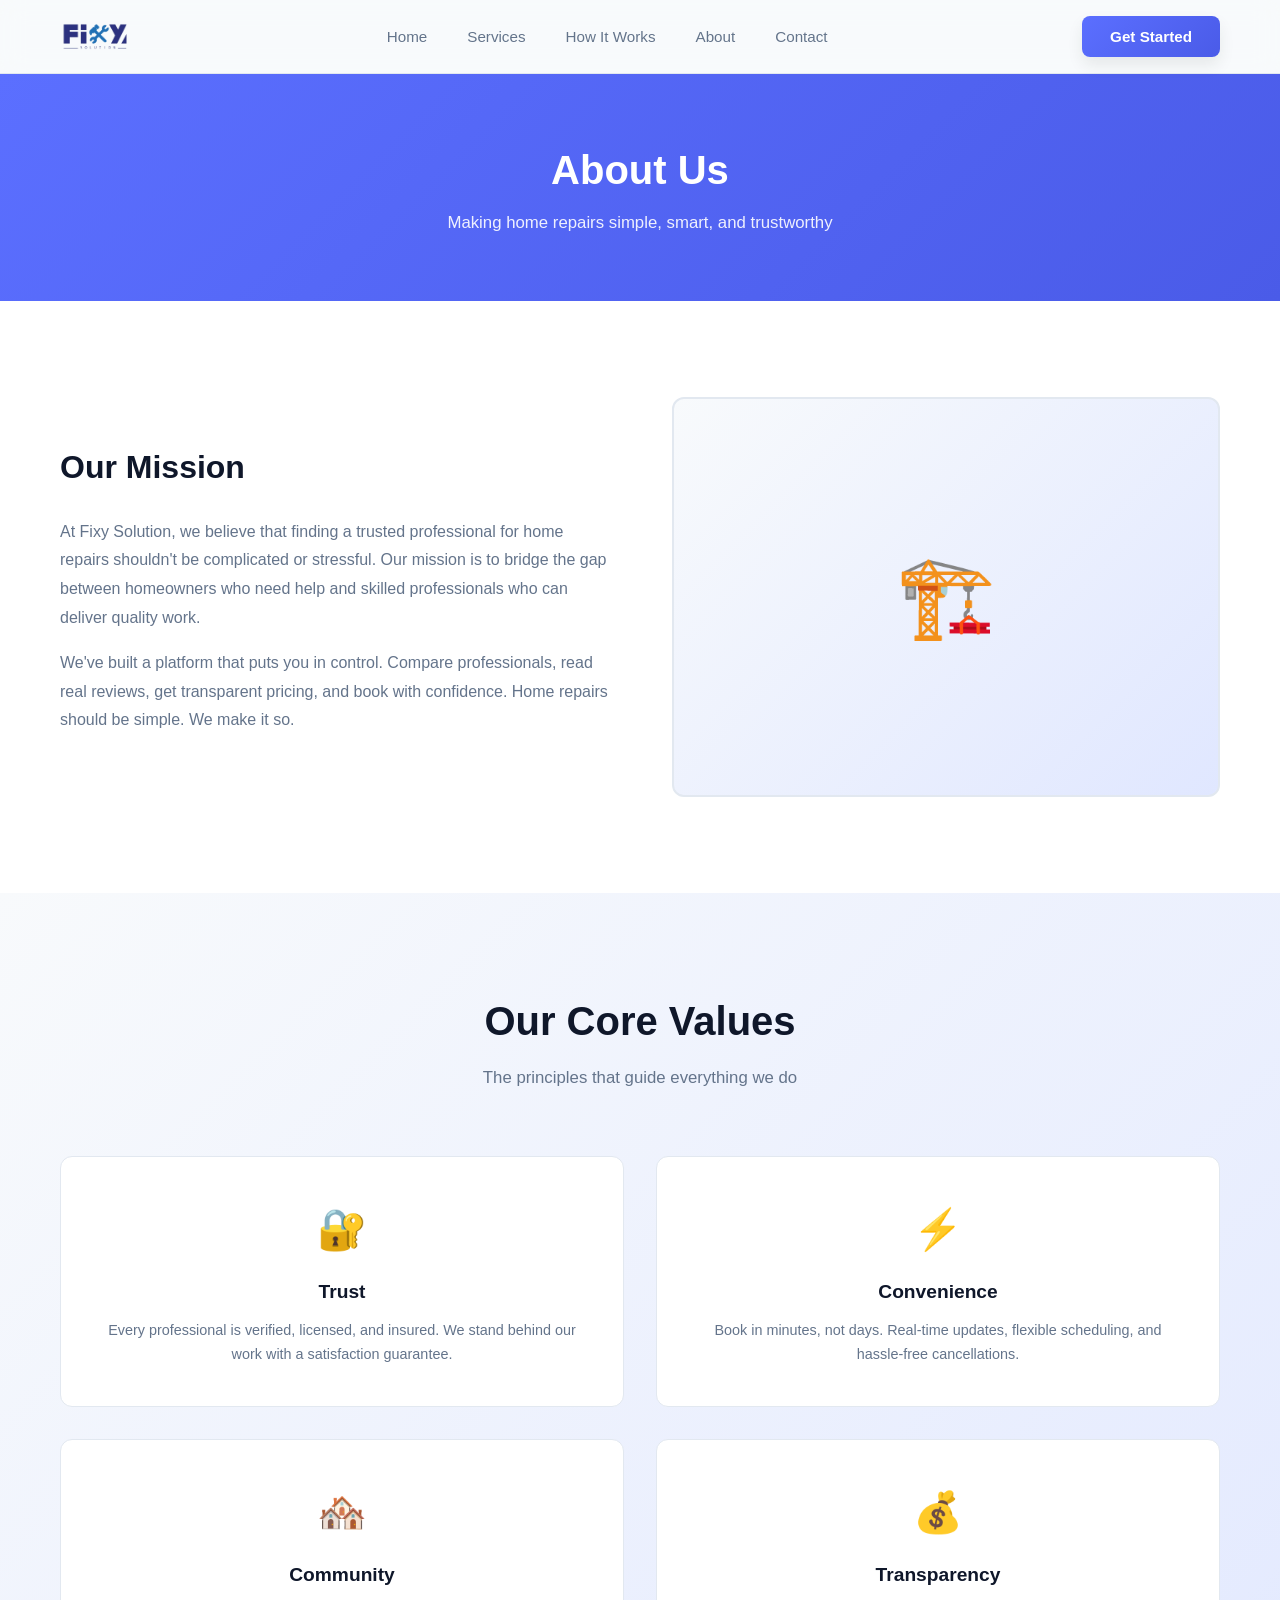
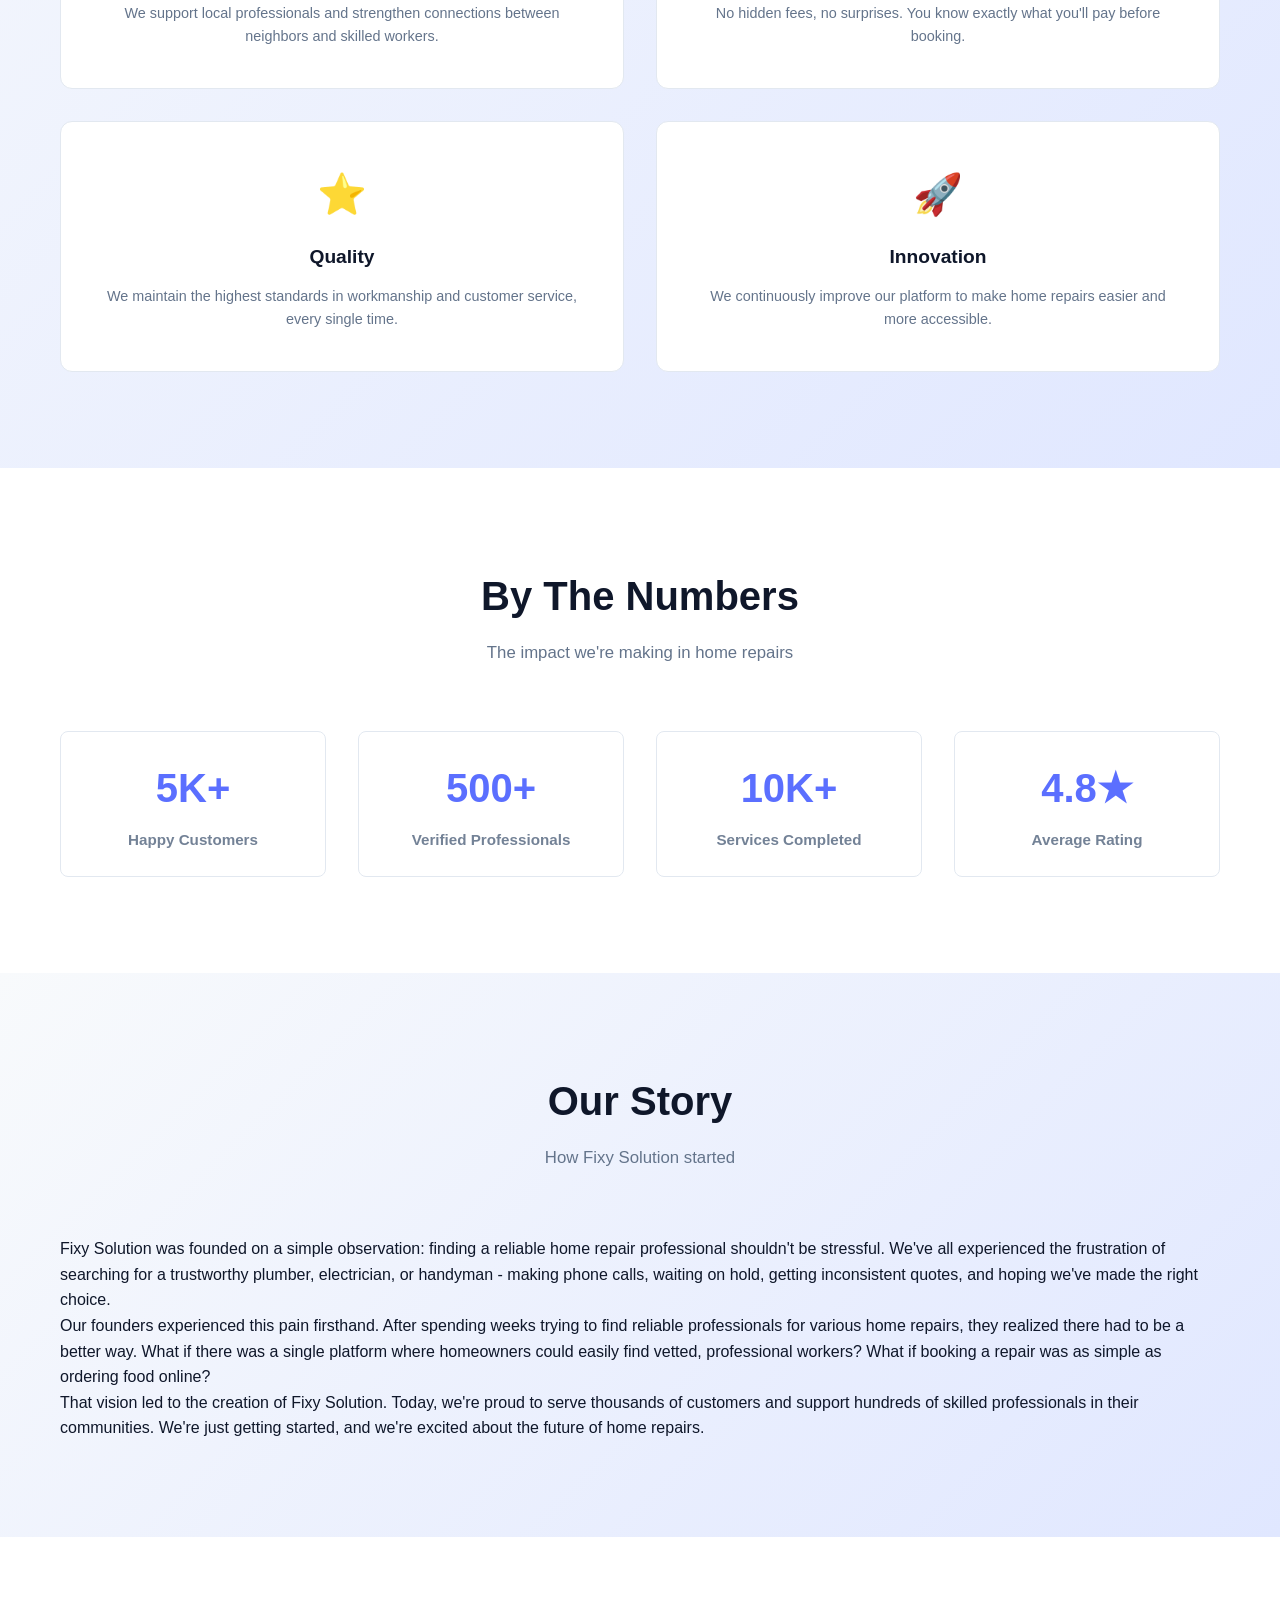
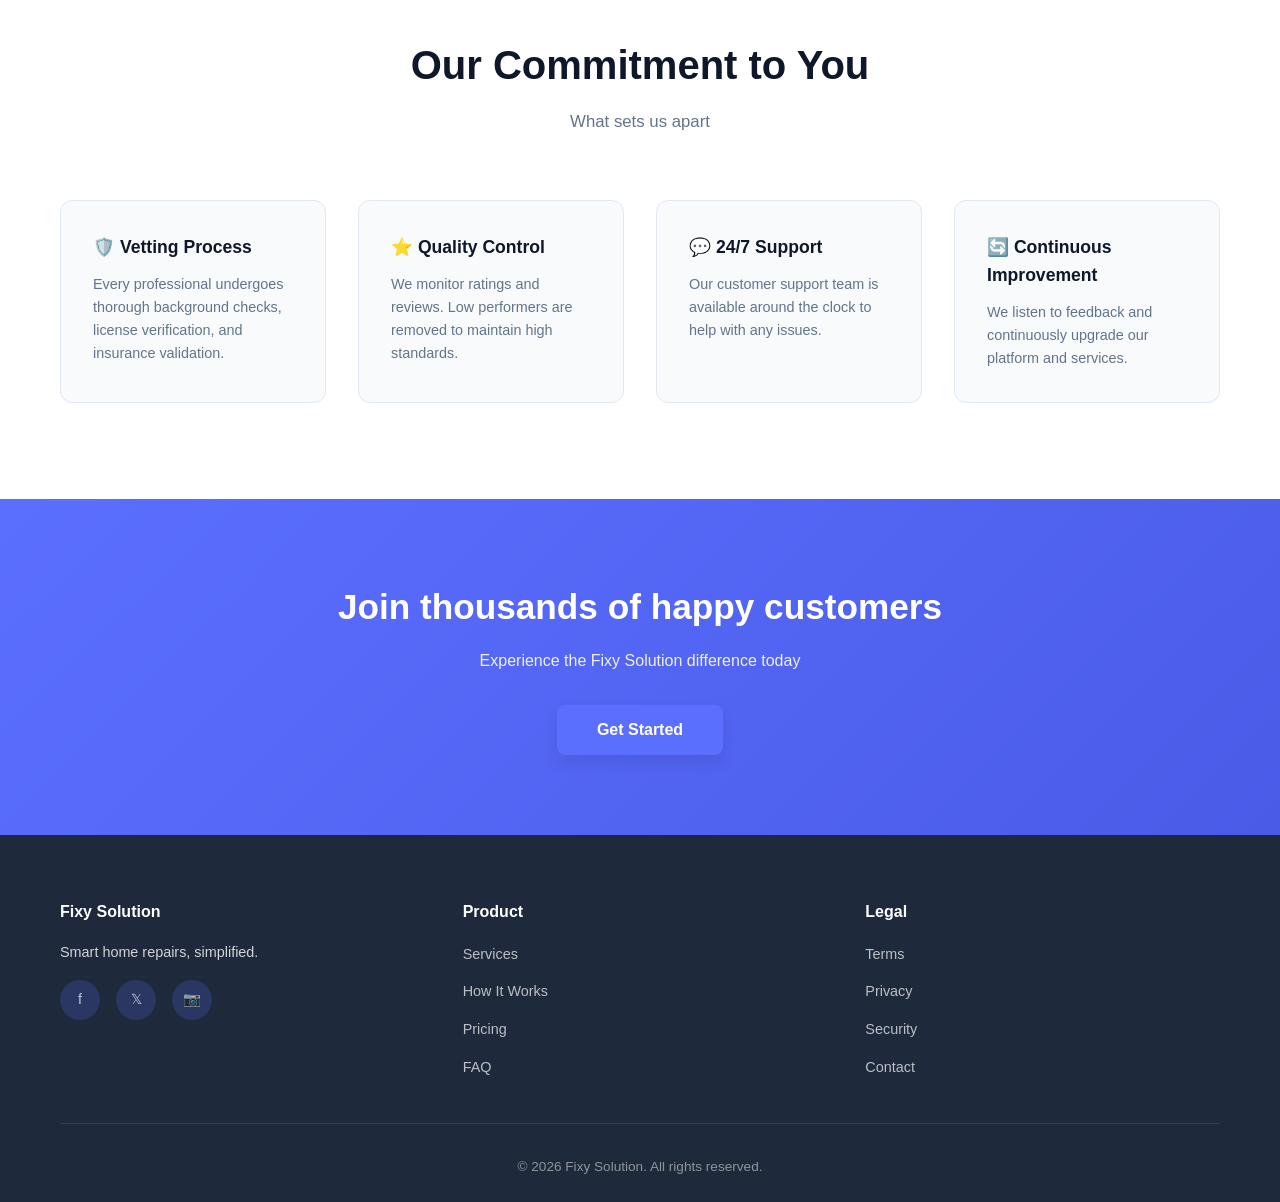
<file: aboutus.html>
<!DOCTYPE html>
<html lang="en">
<head>
    <meta charset="UTF-8">
    <meta name="viewport" content="width=device-width, initial-scale=1.0">
    <meta name="description" content="About Fixy Solution - Our mission, values, and team">
    <title>About Us - Fixy Solution</title>
    <link rel="shortcut icon" href="logo.png">
    <link rel="stylesheet" href="styles.css">
</head>
<body>
    <!-- Navigation Header -->
    <header class="header">
        <nav class="navbar">
            <div class="container">
                <div class="nav-wrapper">
                    <div class="logo">
                        <a href="index.html"><img src="logo.png" alt="Fixy Solution" class="logo-img"></a>
                    </div>
                    <button class="mobile-menu-btn" id="mobileMenuBtn">
                        <span></span>
                        <span></span>
                        <span></span>
                    </button>
                    <ul class="nav-menu" id="navMenu">
                        <li><a href="index.html" class="nav-link">Home</a></li>
                        <li><a href="services.html" class="nav-link">Services</a></li>
                        <li><a href="how-it-works.html" class="nav-link">How It Works</a></li>
                        <li><a href="about.html" class="nav-link active">About</a></li>
                        <li><a href="contact.html" class="nav-link">Contact</a></li>
                    </ul>
                    <a href="contact.html"><button class="btn btn-primary">Get Started</button></a>
                </div>
            </div>
        </nav>
    </header>

    <!-- Page Header -->
    <section class="page-header">
        <div class="container">
            <h1>About Us</h1>
            <p>Making home repairs simple, smart, and trustworthy</p>
        </div>
    </section>

    <!-- Mission Section -->
    <section class="mission-section">
        <div class="container">
            <div class="mission-grid">
                <div class="mission-text">
                    <h2>Our Mission</h2>
                    <p>At Fixy Solution, we believe that finding a trusted professional for home repairs shouldn't be complicated or stressful. Our mission is to bridge the gap between homeowners who need help and skilled professionals who can deliver quality work.</p>
                    <p>We've built a platform that puts you in control. Compare professionals, read real reviews, get transparent pricing, and book with confidence. Home repairs should be simple. We make it so.</p>
                </div>
                <div class="mission-image">
                    <div class="image-placeholder">🏗️</div>
                </div>
            </div>
        </div>
    </section>

    <!-- Values Section -->
    <section class="values-section">
        <div class="container">
            <div class="section-header">
                <h2>Our Core Values</h2>
                <p>The principles that guide everything we do</p>
            </div>
            <div class="values-grid">
                <div class="value-block">
                    <div class="value-icon">🔐</div>
                    <h3>Trust</h3>
                    <p>Every professional is verified, licensed, and insured. We stand behind our work with a satisfaction guarantee.</p>
                </div>
                <div class="value-block">
                    <div class="value-icon">⚡</div>
                    <h3>Convenience</h3>
                    <p>Book in minutes, not days. Real-time updates, flexible scheduling, and hassle-free cancellations.</p>
                </div>
                <div class="value-block">
                    <div class="value-icon">🏘️</div>
                    <h3>Community</h3>
                    <p>We support local professionals and strengthen connections between neighbors and skilled workers.</p>
                </div>
                <div class="value-block">
                    <div class="value-icon">💰</div>
                    <h3>Transparency</h3>
                    <p>No hidden fees, no surprises. You know exactly what you'll pay before booking.</p>
                </div>
                <div class="value-block">
                    <div class="value-icon">⭐</div>
                    <h3>Quality</h3>
                    <p>We maintain the highest standards in workmanship and customer service, every single time.</p>
                </div>
                <div class="value-block">
                    <div class="value-icon">🚀</div>
                    <h3>Innovation</h3>
                    <p>We continuously improve our platform to make home repairs easier and more accessible.</p>
                </div>
            </div>
        </div>
    </section>

    <!-- By The Numbers -->
    <section class="stats-section">
        <div class="container">
            <div class="section-header">
                <h2>By The Numbers</h2>
                <p>The impact we're making in home repairs</p>
            </div>
            <div class="stats-grid">
                <div class="stat-card">
                    <div class="stat-large">5K+</div>
                    <div class="stat-label">Happy Customers</div>
                </div>
                <div class="stat-card">
                    <div class="stat-large">500+</div>
                    <div class="stat-label">Verified Professionals</div>
                </div>
                <div class="stat-card">
                    <div class="stat-large">10K+</div>
                    <div class="stat-label">Services Completed</div>
                </div>
                <div class="stat-card">
                    <div class="stat-large">4.8★</div>
                    <div class="stat-label">Average Rating</div>
                </div>
            </div>
        </div>
    </section>

    <!-- Story Section -->
    <section class="story-section">
        <div class="container">
            <div class="section-header">
                <h2>Our Story</h2>
                <p>How Fixy Solution started</p>
            </div>
            <div class="story-content">
                <p>Fixy Solution was founded on a simple observation: finding a reliable home repair professional shouldn't be stressful. We've all experienced the frustration of searching for a trustworthy plumber, electrician, or handyman - making phone calls, waiting on hold, getting inconsistent quotes, and hoping we've made the right choice.</p>
                
                <p>Our founders experienced this pain firsthand. After spending weeks trying to find reliable professionals for various home repairs, they realized there had to be a better way. What if there was a single platform where homeowners could easily find vetted, professional workers? What if booking a repair was as simple as ordering food online?</p>
                
                <p>That vision led to the creation of Fixy Solution. Today, we're proud to serve thousands of customers and support hundreds of skilled professionals in their communities. We're just getting started, and we're excited about the future of home repairs.</p>
            </div>
        </div>
    </section>

    <!-- Commitment Section -->
    <section class="commitment-section">
        <div class="container">
            <div class="section-header">
                <h2>Our Commitment to You</h2>
                <p>What sets us apart</p>
            </div>
            <div class="commitment-grid">
                <div class="commitment-item">
                    <h3>🛡️ Vetting Process</h3>
                    <p>Every professional undergoes thorough background checks, license verification, and insurance validation.</p>
                </div>
                <div class="commitment-item">
                    <h3>⭐ Quality Control</h3>
                    <p>We monitor ratings and reviews. Low performers are removed to maintain high standards.</p>
                </div>
                <div class="commitment-item">
                    <h3>💬 24/7 Support</h3>
                    <p>Our customer support team is available around the clock to help with any issues.</p>
                </div>
                <div class="commitment-item">
                    <h3>🔄 Continuous Improvement</h3>
                    <p>We listen to feedback and continuously upgrade our platform and services.</p>
                </div>
            </div>
        </div>
    </section>

    <!-- CTA Section -->
    <section class="cta-section">
        <div class="container">
            <div class="cta-inner">
                <h2>Join thousands of happy customers</h2>
                <p>Experience the Fixy Solution difference today</p>
                <a href="services.html"><button class="btn btn-secondary btn-lg">Get Started</button></a>
            </div>
        </div>
    </section>

    <!-- Footer -->
    <footer class="footer">
        <div class="container">
            <div class="footer-grid">
                <div class="footer-col">
                    <h4>Fixy Solution</h4>
                    <p>Smart home repairs, simplified.</p>
                    <div class="social-links">
                        <a href="#" title="Facebook">f</a>
                        <a href="#" title="Twitter">𝕏</a>
                        <a href="#" title="Instagram">📷</a>
                    </div>
                </div>
                <div class="footer-col">
                    <h4>Product</h4>
                    <ul>
                        <li><a href="services.html">Services</a></li>
                        <li><a href="how-it-works.html">How It Works</a></li>
                        <li><a href="#">Pricing</a></li>
                        <li><a href="#">FAQ</a></li>
                    </ul>
                </div>
                <div class="footer-col">
                    <h4>Legal</h4>
                    <ul>
                        <li><a href="terms.html">Terms</a></li>
                        <li><a href="privacy.html">Privacy</a></li>
                        <li><a href="security.html">Security</a></li>
                        <li><a href="contact.html">Contact</a></li>
                    </ul>
                </div>
            </div>
            <div class="footer-bottom">
                <p>&copy; 2026 Fixy Solution. All rights reserved.</p>
            </div>
        </div>
    </footer>

    <script src="script.js"></script>
</body>
</html>
</file>
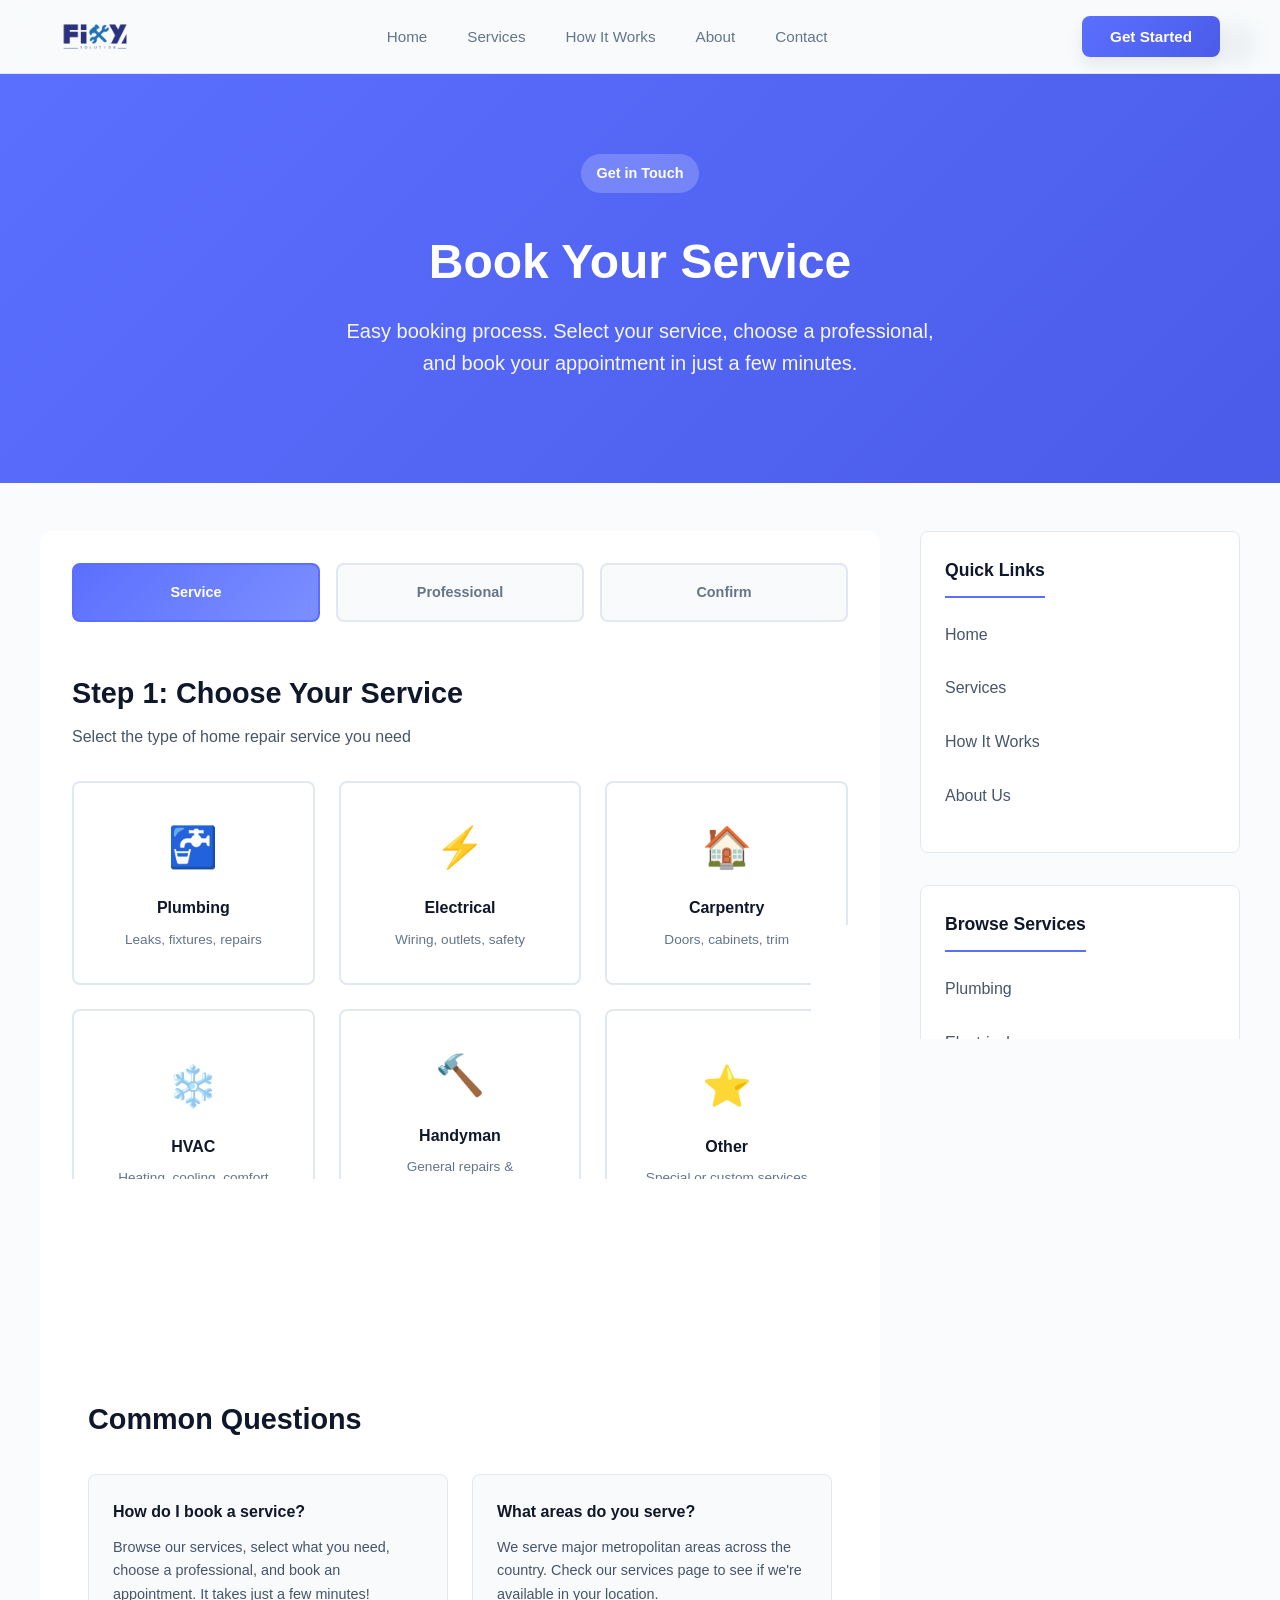
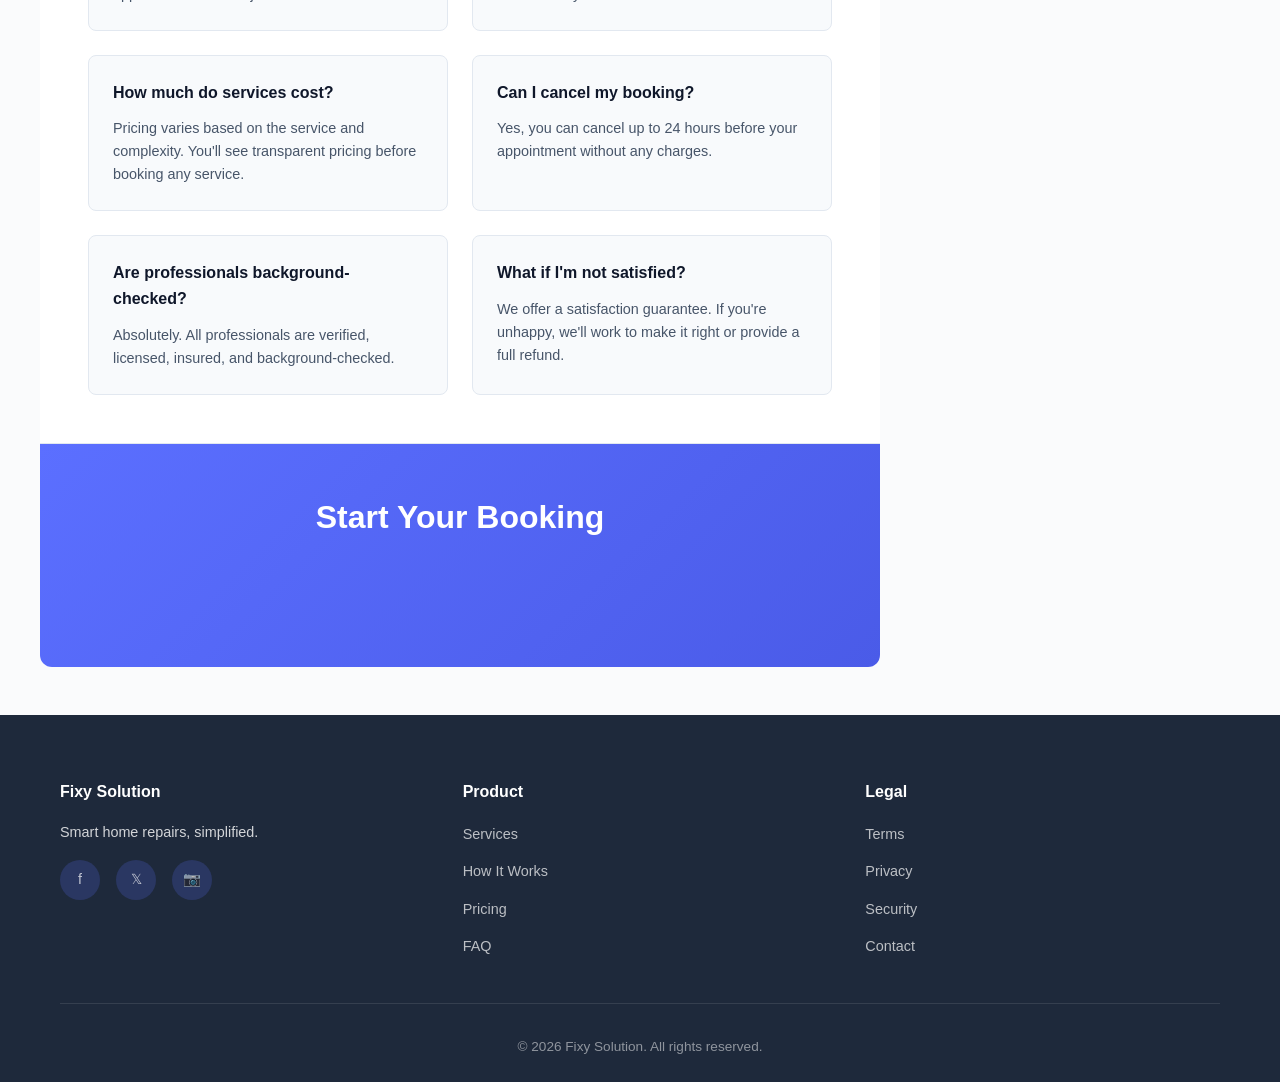
<file: contact.html>
<!DOCTYPE html>
<html lang="en">
<head>
    <meta charset="UTF-8">
    <meta name="viewport" content="width=device-width, initial-scale=1.0">
    <meta name="description" content="Contact Fixy Solution - Get in touch with our support team">
    <title>Contact Us - Fixy Solution</title>
    <link rel="shortcut icon" href="logo.png">
    <link rel="stylesheet" href="styles.css">
</head>
<body>
    <!-- Navigation Header -->
    <header class="header">
        <nav class="navbar">
            <div class="container">
                <div class="nav-wrapper">
                    <div class="logo">
                        <a href="index.html"><img src="logo.png" alt="Fixy Solution" class="logo-img"></a>
                    </div>
                    <button class="mobile-menu-btn" id="mobileMenuBtn">
                        <span></span>
                        <span></span>
                        <span></span>
                    </button>
                    <ul class="nav-menu" id="navMenu">
                        <li><a href="index.html" class="nav-link">Home</a></li>
                        <li><a href="services.html" class="nav-link">Services</a></li>
                        <li><a href="how-it-works.html" class="nav-link">How It Works</a></li>
                        <li><a href="about.html" class="nav-link">About</a></li>
                        <li><a href="contact.html" class="nav-link active">Contact</a></li>
                    </ul>
                    <a href="contact.html"><button class="btn btn-primary">Get Started</button></a>
                </div>
            </div>
        </nav>
    </header>

    <!-- Blog Hero -->
    <section class="blog-hero">
        <div class="container">
            <div class="blog-hero-content">
                <span class="blog-category">Get in Touch</span>
                <h1>Book Your Service</h1>
                <p>Easy booking process. Select your service, choose a professional, and book your appointment in just a few minutes.</p>
            </div>
        </div>
    </section>

    <!-- Main Content -->
    <div class="container blog-container">
        <div class="blog-grid">
            <!-- Main Content Area -->
            <main class="blog-main">
                <!-- Booking Wizard -->
                <section class="blog-section contact-booking">
                    <div class="booking-wizard">
                        <!-- Step Indicator -->
                        <div class="booking-steps-horizontal">
                            <div class="booking-step active" data-step="1">
                                <div class="step-number">1</div>
                                <div class="step-title">Service</div>
                            </div>
                            <div class="step-connector"></div>
                            <div class="booking-step" data-step="2">
                                <div class="step-number">2</div>
                                <div class="step-title">Professional</div>
                            </div>
                            <div class="step-connector"></div>
                            <div class="booking-step" data-step="3">
                                <div class="step-number">3</div>
                                <div class="step-title">Confirm</div>
                            </div>
                        </div>

                        <!-- Step 1: Choose Service -->
                        <div class="booking-form-step active" id="step-1">
                            <h2>Step 1: Choose Your Service</h2>
                            <p class="step-description">Select the type of home repair service you need</p>
                            
                            <div class="services-selection-blog">
                                <div class="service-option" data-service="plumbing">
                                    <div class="service-option-icon">🚰</div>
                                    <h3>Plumbing</h3>
                                    <p>Leaks, fixtures, repairs</p>
                                </div>
                                <div class="service-option" data-service="electrical">
                                    <div class="service-option-icon">⚡</div>
                                    <h3>Electrical</h3>
                                    <p>Wiring, outlets, safety</p>
                                </div>
                                <div class="service-option" data-service="carpentry">
                                    <div class="service-option-icon">🏠</div>
                                    <h3>Carpentry</h3>
                                    <p>Doors, cabinets, trim</p>
                                </div>
                                <div class="service-option" data-service="hvac">
                                    <div class="service-option-icon">❄️</div>
                                    <h3>HVAC</h3>
                                    <p>Heating, cooling, comfort</p>
                                </div>
                                <div class="service-option" data-service="handyman">
                                    <div class="service-option-icon">🔨</div>
                                    <h3>Handyman</h3>
                                    <p>General repairs & maintenance</p>
                                </div>
                                <div class="service-option" data-service="other">
                                    <div class="service-option-icon">⭐</div>
                                    <h3>Other</h3>
                                    <p>Special or custom services</p>
                                </div>
                            </div>

                            <div class="step-actions">
                                <button type="button" class="btn btn-primary btn-lg next-step" disabled>Continue to Professionals</button>
                            </div>
                        </div>

                        <!-- Step 2: Select Professional -->
                        <div class="booking-form-step" id="step-2">
                            <h2>Step 2: Select a Local Professional</h2>
                            <p class="step-description">Browse and choose from verified professionals in your area</p>
                            
                            <div class="workers-selection-blog">
                                <div class="worker-card-blog">
                                    <div class="worker-image">
                                        <img src="./img/pro13.jpg" alt="John Smith">
                                    </div>
                                    <div class="worker-info-blog">
                                        <h3>Worker 1</h3>
                                        <p class="worker-title">Professional Plumber</p>
                                        <div class="worker-details">
                                            <span>📍 2 miles away</span>
                                            <span>⏱️ Available today</span>
                                        </div>
                                        <p class="worker-bio">Licensed and insured with 15+ years of experience in residential plumbing.</p>
                                        <p class="worker-price">Starting at $85/hour</p>
                                        <button type="button" class="btn btn-primary btn-sm select-worker" data-worker="john">Select</button>
                                    </div>
                                </div>

                                <div class="worker-card-blog">
                                    <div class="worker-image">
                                        <img src="./img/pro9.jpg" alt="James Wilson">
                                    </div>
                                    <div class="worker-info-blog">
                                        <h3>Worker 2</h3>
                                        <p class="worker-title">Expert Electrician</p>
                                        <div class="worker-details">
                                            <span>📍 3 miles away</span>
                                            <span>⏱️ Available tomorrow</span>
                                        </div>
                                        <p class="worker-bio">Certified electrician specializing in residential installations and troubleshooting.</p>
                                        <p class="worker-price">Starting at $95/hour</p>
                                        <button type="button" class="btn btn-primary btn-sm select-worker" data-worker="james">Select</button>
                                    </div>
                                </div>

                                <div class="worker-card-blog">
                                    <div class="worker-image">
                                        <img src="./img/pro2.jpg" alt="David Brown">
                                    </div>
                                    <div class="worker-info-blog">
                                        <h3>Worker 3</h3>
                                        <p class="worker-title">Master Carpenter</p>
                                        <div class="worker-details">
                                            <span>📍 1 mile away</span>
                                            <span>⏱️ Available today</span>
                                        </div>
                                        <p class="worker-bio">Skilled carpenter with expertise in custom woodworking and home modifications.</p>
                                        <p class="worker-price">Starting at $75/hour</p>
                                        <button type="button" class="btn btn-primary btn-sm select-worker" data-worker="david">Select</button>
                                    </div>
                                </div>

                                <div class="worker-card-blog">
                                    <div class="worker-image">
                                        <img src="./img/pro15.jpg" alt="Robert Davis">
                                    </div>
                                    <div class="worker-info-blog">
                                        <h3>Worker 4</h3>
                                        <p class="worker-title">HVAC Specialist</p>
                                        <div class="worker-details">
                                            <span>📍 1.5 miles away</span>
                                            <span>⏱️ Available today</span>
                                        </div>
                                        <p class="worker-bio">Certified HVAC technician with 12+ years of experience in heating and cooling systems.</p>
                                        <p class="worker-price">Starting at $90/hour</p>
                                        <button type="button" class="btn btn-primary btn-sm select-worker" data-worker="robert">Select</button>
                                    </div>
                                </div>
                            </div>

                            <div class="step-actions">
                                <button type="button" class="btn btn-outline back-step">Back</button>
                                <button type="button" class="btn btn-primary btn-lg next-step" disabled>Continue to Booking</button>
                            </div>
                        </div>

                        <!-- Step 3: Book & Confirm -->
                        <div class="booking-form-step" id="step-3">
                            <h2>Step 3: Book & Get It Fixed</h2>
                            <p class="step-description">Complete your booking and schedule your service</p>
                            
                            <div class="booking-summary-blog">
                                <div class="summary-item">
                                    <span class="summary-label">Selected Service:</span>
                                    <span class="summary-value" id="summary-service">-</span>
                                </div>
                                <div class="summary-item">
                                    <span class="summary-label">Selected Professional:</span>
                                    <span class="summary-value" id="summary-worker">-</span>
                                </div>
                            </div>

                            <form class="booking-form" id="bookingForm" novalidate>
                                <div class="form-row">
                                    <div class="form-group">
                                        <label for="fullName">Full Name *</label>
                                        <input type="text" id="fullName" name="fullName" required>
                                        <span class="error-message"></span>
                                    </div>
                                    <div class="form-group">
                                        <label for="email">Email *</label>
                                        <input type="email" id="email" name="email" required>
                                        <span class="error-message"></span>
                                    </div>
                                </div>

                                <div class="form-row">
                                    <div class="form-group">
                                        <label for="phone">Phone *</label>
                                        <input type="tel" id="phone" name="phone" required>
                                        <span class="error-message"></span>
                                    </div>
                                    <div class="form-group">
                                        <label for="appointmentDate">Preferred Date *</label>
                                        <input type="date" id="appointmentDate" name="appointmentDate" required>
                                        <span class="error-message"></span>
                                    </div>
                                </div>

                                <div class="form-group full-width">
                                    <label for="description">Problem Description *</label>
                                    <textarea id="description" name="description" rows="4" placeholder="Describe the issue in detail..." required></textarea>
                                    <span class="error-message"></span>
                                </div>

                                <label class="checkbox-label">
                                    <input type="checkbox" id="agree" name="agree" required>
                                    I agree to the terms of service and privacy policy
                                    <span class="error-message"></span>
                                </label>

                                <label class="checkbox-label">
                                    <input type="checkbox" name="notifications" checked>
                                    Send me updates about my booking via SMS and email
                                </label>

                                <div class="step-actions">
                                    <button type="button" class="btn btn-outline back-step">Back</button>
                                    <button type="submit" class="btn btn-primary btn-lg">Complete Booking</button>
                                </div>

                                <p class="form-success" style="display: none; margin-top: 1rem; padding: 1rem; background: #DCF6E9; color: #10B981; border-radius: 8px; text-align: center; font-weight: 600;">🎉 Booking confirmed! Your professional will contact you shortly with arrival details.</p>
                            </form>
                        </div>
                    </div>
                </section>

                <!-- FAQ -->
                <section class="blog-section">
                    <h2 class="section-title">Common Questions</h2>
                    <div class="faq-blog">
                        <div class="faq-blog-item">
                            <h4>How do I book a service?</h4>
                            <p>Browse our services, select what you need, choose a professional, and book an appointment. It takes just a few minutes!</p>
                        </div>
                        <div class="faq-blog-item">
                            <h4>What areas do you serve?</h4>
                            <p>We serve major metropolitan areas across the country. Check our services page to see if we're available in your location.</p>
                        </div>
                        <div class="faq-blog-item">
                            <h4>How much do services cost?</h4>
                            <p>Pricing varies based on the service and complexity. You'll see transparent pricing before booking any service.</p>
                        </div>
                        <div class="faq-blog-item">
                            <h4>Can I cancel my booking?</h4>
                            <p>Yes, you can cancel up to 24 hours before your appointment without any charges.</p>
                        </div>
                        <div class="faq-blog-item">
                            <h4>Are professionals background-checked?</h4>
                            <p>Absolutely. All professionals are verified, licensed, insured, and background-checked.</p>
                        </div>
                        <div class="faq-blog-item">
                            <h4>What if I'm not satisfied?</h4>
                            <p>We offer a satisfaction guarantee. If you're unhappy, we'll work to make it right or provide a full refund.</p>
                        </div>
                    </div>
                </section>

                <!-- CTA -->
                <section class="blog-cta-section">
                    <h2>Start Your Booking</h2>
                    <p>Select a service above to get started. It's quick, easy, and secure.</p>
                </section>
            </main>

            <!-- Sidebar -->
            <aside class="blog-sidebar">
                <!-- Quick Links -->
                <div class="sidebar-widget">
                    <h3>Quick Links</h3>
                    <ul class="sidebar-links">
                        <li><a href="index.html">Home</a></li>
                        <li><a href="services.html">Services</a></li>
                        <li><a href="how-it-works.html">How It Works</a></li>
                        <li><a href="about.html">About Us</a></li>
                    </ul>
                </div>

                <!-- Service Categories -->
                <div class="sidebar-widget">
                    <h3>Browse Services</h3>
                    <ul class="sidebar-links">
                        <li><a href="services.html">Plumbing</a></li>
                        <li><a href="services.html">Electrical</a></li>
                        <li><a href="services.html">Carpentry</a></li>
                        <li><a href="services.html">HVAC</a></li>
                        <li><a href="services.html">Handyman</a></li>
                        <li><a href="services.html">More Services</a></li>
                    </ul>
                </div>

                <!-- Booking Info -->
                <div class="sidebar-widget about-widget">
                    <h3>Booking Info</h3>
                    <p>Complete your booking above in 3 simple steps. It takes less than 20 minutes to schedule your service.</p>
                </div>

                <!-- Service Guarantees -->
                <div class="sidebar-widget trust-widget">
                    <h3>Our Guarantees</h3>
                    <ul class="trust-list">
                        <li>✓ Verified Professionals</li>
                        <li>✓ Licensed & Insured</li>
                        <li>✓ Fixed Pricing</li>
                        <li>✓ Same-Day Service</li>
                        <li>✓ 100% Satisfaction</li>
                    </ul>
                </div>
            </aside>
        </div>
    </div>

    <!-- Footer -->
    <footer class="footer">
        <div class="container">
            <div class="footer-grid">
                <div class="footer-col">
                    <h4>Fixy Solution</h4>
                    <p>Smart home repairs, simplified.</p>
                    <div class="social-links">
                        <a href="#" title="Facebook">f</a>
                        <a href="#" title="Twitter">𝕏</a>
                        <a href="#" title="Instagram">📷</a>
                    </div>
                </div>
                <div class="footer-col">
                    <h4>Product</h4>
                    <ul>
                        <li><a href="services.html">Services</a></li>
                        <li><a href="how-it-works.html">How It Works</a></li>
                        <li><a href="#">Pricing</a></li>
                        <li><a href="#">FAQ</a></li>
                    </ul>
                </div>
                <div class="footer-col">
                    <h4>Legal</h4>
                    <ul>
                        <li><a href="terms.html">Terms</a></li>
                        <li><a href="privacy.html">Privacy</a></li>
                        <li><a href="security.html">Security</a></li>
                        <li><a href="contact.html">Contact</a></li>
                    </ul>
                </div>
            </div>
            <div class="footer-bottom">
                <p>&copy; 2026 Fixy Solution. All rights reserved.</p>
            </div>
        </div>
    </footer>

    <script src="script.js"></script>
</body>
</html>
</file>
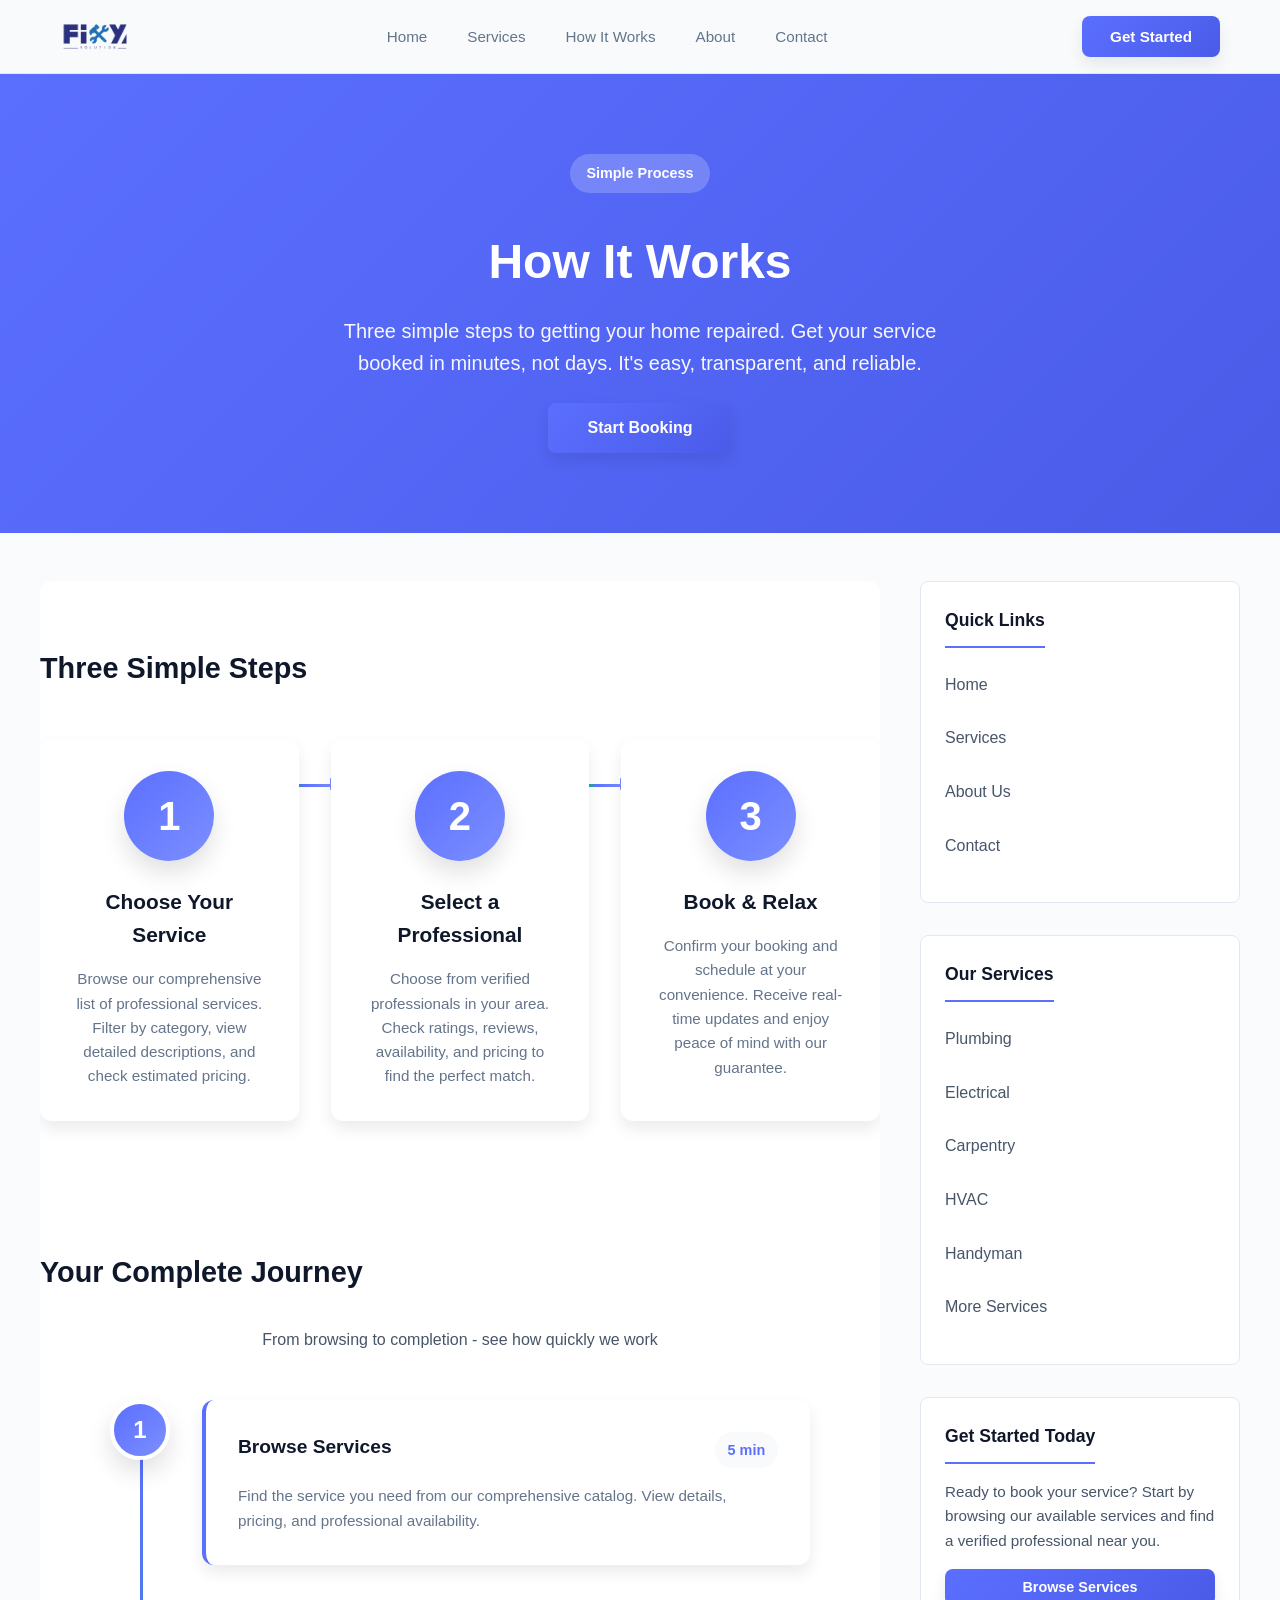
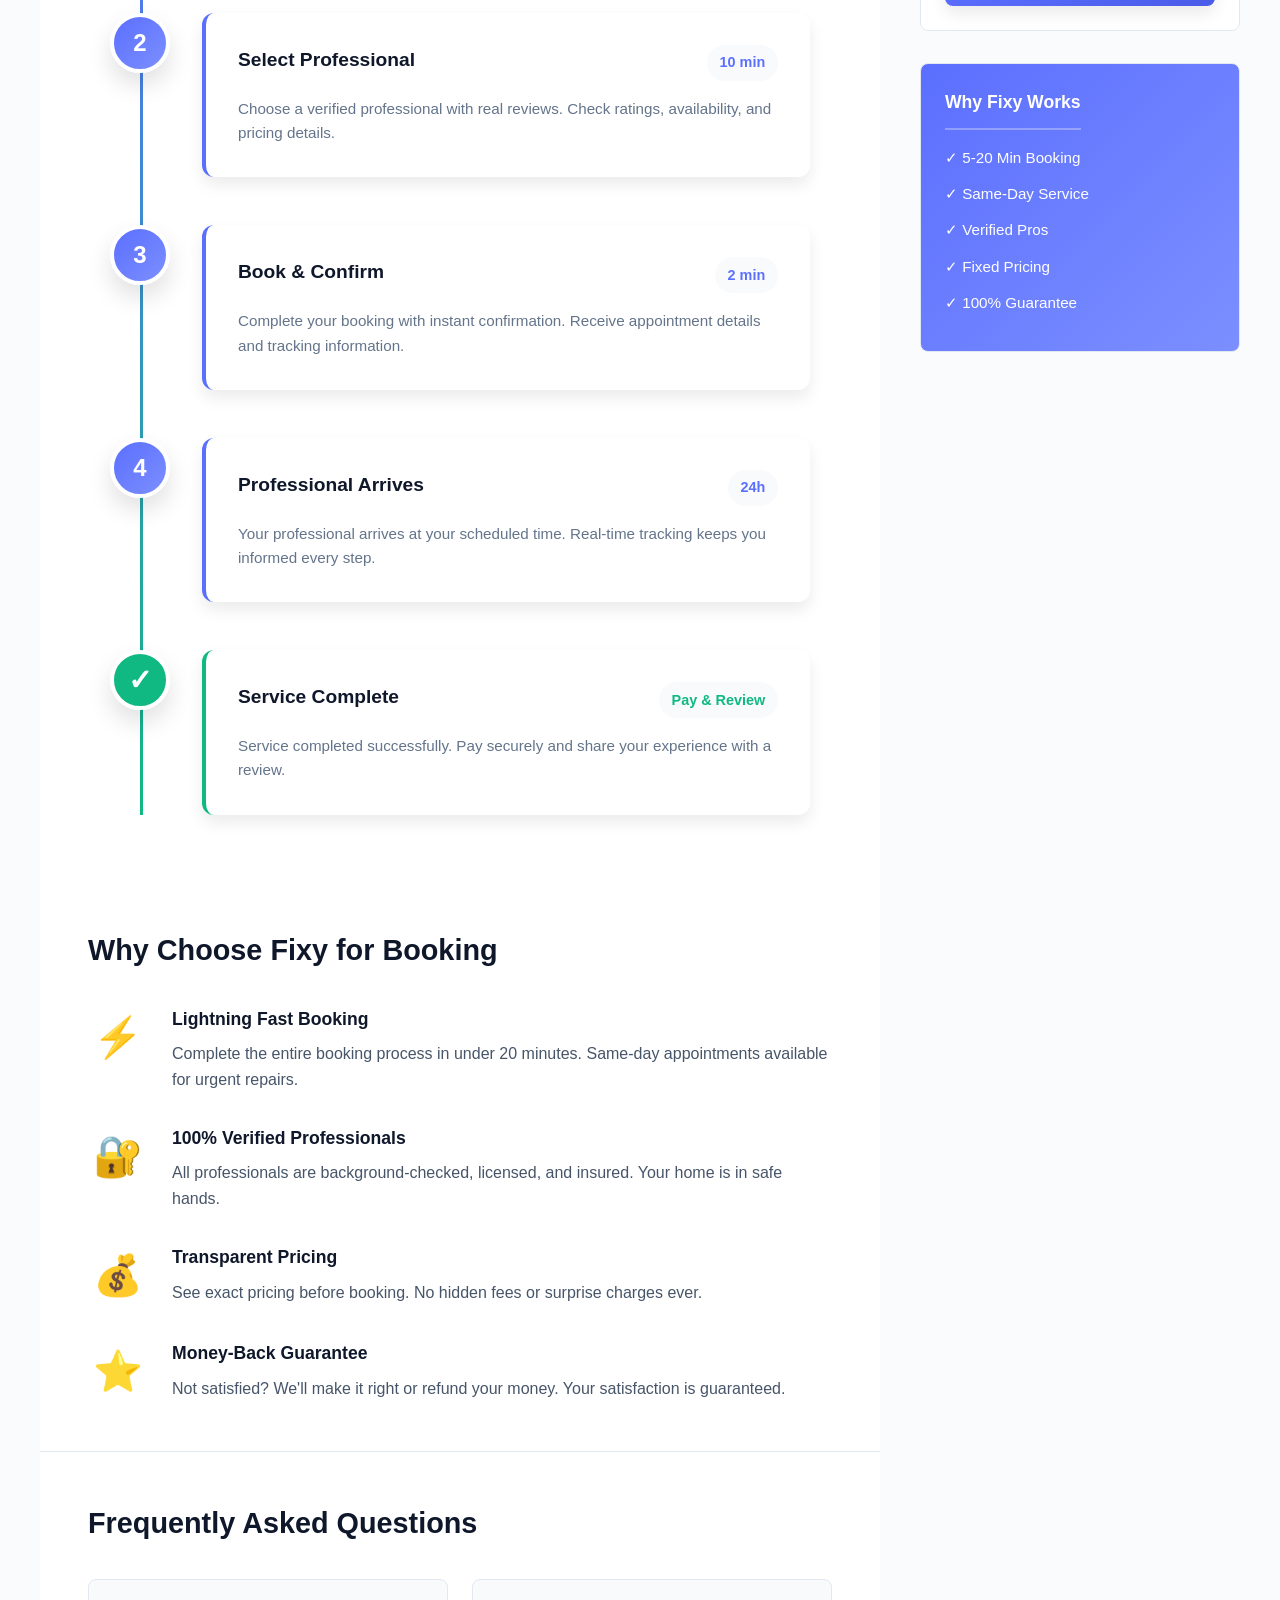
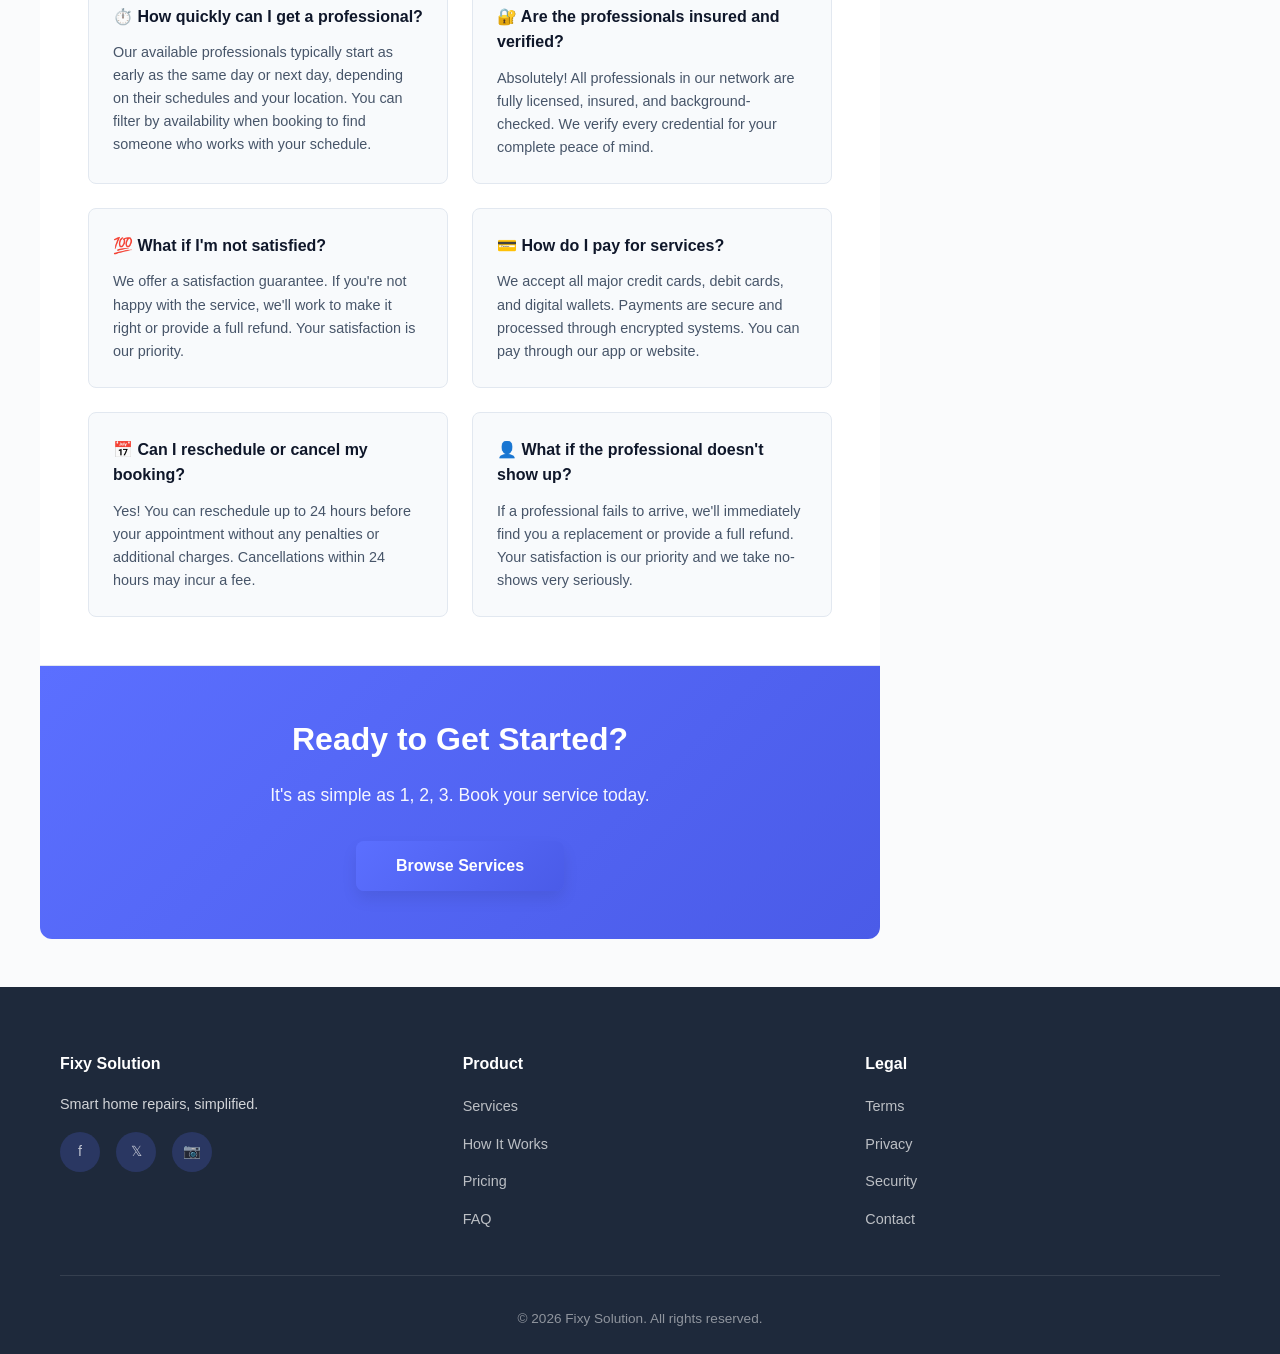
<file: how-it-works.html>
<!DOCTYPE html>
<html lang="en">

<head>
    <meta charset="UTF-8">
    <meta name="viewport" content="width=device-width, initial-scale=1.0">
    <meta name="description" content="How Fixy Solution Works - Easy steps to book home repair services">
    <title>How It Works - Fixy Solution</title>
    <link rel="shortcut icon" href="logo.png">
    <link rel="stylesheet" href="styles.css">
</head>

<body>
    <!-- Navigation Header -->
    <header class="header">
        <nav class="navbar">
            <div class="container">
                <div class="nav-wrapper">
                    <div class="logo">
                        <a href="index.html"><img src="logo.png" alt="Fixy Solution" class="logo-img"></a>
                    </div>
                    <button class="mobile-menu-btn" id="mobileMenuBtn">
                        <span></span>
                        <span></span>
                        <span></span>
                    </button>
                    <ul class="nav-menu" id="navMenu">
                        <li><a href="index.html" class="nav-link">Home</a></li>
                        <li><a href="services.html" class="nav-link">Services</a></li>
                        <li><a href="how-it-works.html" class="nav-link active">How It Works</a></li>
                        <li><a href="about.html" class="nav-link">About</a></li>
                        <li><a href="contact.html" class="nav-link">Contact</a></li>
                    </ul>
                    <a href="contact.html"><button class="btn btn-primary">Get Started</button></a>
                </div>
            </div>
        </nav>
    </header>

    <!-- Blog Hero -->
    <section class="blog-hero">
        <div class="container">
            <div class="blog-hero-content">
                <span class="blog-category">Simple Process</span>
                <h1>How It Works</h1>
                <p>Three simple steps to getting your home repaired. Get your service booked in minutes, not days. It's easy, transparent, and reliable.</p>
                <a href="contact.html"><button class="btn btn-primary btn-lg">Start Booking</button></a>
            </div>
        </div>
    </section>

    <!-- Main Content -->
    <div class="container blog-container">
        <div class="blog-grid">
            <!-- Main Content Area -->
            <main class="blog-main">
                <!-- Main Steps -->
                <section class="steps-flow-section">
                    <h2 class="section-title">Three Simple Steps</h2>
                    <div class="steps-flow-grid">
                        <!-- Step 1 -->
                        <div class="step-flow-card">
                            <div class="step-flow-number">1</div>
                            <h3>Choose Your Service</h3>
                            <p>Browse our comprehensive list of professional services. Filter by category, view detailed descriptions, and check estimated pricing.</p>
                            <div class="step-flow-arrow"></div>
                        </div>

                        <!-- Step 2 -->
                        <div class="step-flow-card">
                            <div class="step-flow-number">2</div>
                            <h3>Select a Professional</h3>
                            <p>Choose from verified professionals in your area. Check ratings, reviews, availability, and pricing to find the perfect match.</p>
                            <div class="step-flow-arrow"></div>
                        </div>

                        <!-- Step 3 -->
                        <div class="step-flow-card">
                            <div class="step-flow-number">3</div>
                            <h3>Book & Relax</h3>
                            <p>Confirm your booking and schedule at your convenience. Receive real-time updates and enjoy peace of mind with our guarantee.</p>
                        </div>
                    </div>
                </section>

                <!-- Complete Journey -->
                <section class="journey-vertical-section">
                    <h2 class="section-title">Your Complete Journey</h2>
                    <p class="journey-vertical-subtitle">From browsing to completion - see how quickly we work</p>
                    
                    <div class="journey-vertical-timeline">
                        <!-- Step 1 -->
                        <div class="journey-vertical-item">
                            <div class="journey-vertical-circle">
                                <span>1</span>
                            </div>
                            <div class="journey-vertical-card">
                                <div class="journey-vertical-header">
                                    <h4>Browse Services</h4>
                                    <span class="journey-vertical-time">5 min</span>
                                </div>
                                <p>Find the service you need from our comprehensive catalog. View details, pricing, and professional availability.</p>
                            </div>
                        </div>

                        <!-- Step 2 -->
                        <div class="journey-vertical-item">
                            <div class="journey-vertical-circle">
                                <span>2</span>
                            </div>
                            <div class="journey-vertical-card">
                                <div class="journey-vertical-header">
                                    <h4>Select Professional</h4>
                                    <span class="journey-vertical-time">10 min</span>
                                </div>
                                <p>Choose a verified professional with real reviews. Check ratings, availability, and pricing details.</p>
                            </div>
                        </div>

                        <!-- Step 3 -->
                        <div class="journey-vertical-item">
                            <div class="journey-vertical-circle">
                                <span>3</span>
                            </div>
                            <div class="journey-vertical-card">
                                <div class="journey-vertical-header">
                                    <h4>Book & Confirm</h4>
                                    <span class="journey-vertical-time">2 min</span>
                                </div>
                                <p>Complete your booking with instant confirmation. Receive appointment details and tracking information.</p>
                            </div>
                        </div>

                        <!-- Step 4 -->
                        <div class="journey-vertical-item">
                            <div class="journey-vertical-circle">
                                <span>4</span>
                            </div>
                            <div class="journey-vertical-card">
                                <div class="journey-vertical-header">
                                    <h4>Professional Arrives</h4>
                                    <span class="journey-vertical-time">24h</span>
                                </div>
                                <p>Your professional arrives at your scheduled time. Real-time tracking keeps you informed every step.</p>
                            </div>
                        </div>

                        <!-- Step 5 -->
                        <div class="journey-vertical-item journey-vertical-final">
                            <div class="journey-vertical-circle journey-vertical-complete">
                                <span>✓</span>
                            </div>
                            <div class="journey-vertical-card">
                                <div class="journey-vertical-header">
                                    <h4>Service Complete</h4>
                                    <span class="journey-vertical-time">Pay & Review</span>
                                </div>
                                <p>Service completed successfully. Pay securely and share your experience with a review.</p>
                            </div>
                        </div>
                    </div>
                </section>

                <!-- Why Choose Fixy -->
                <section class="blog-section">
                    <h2 class="section-title">Why Choose Fixy for Booking</h2>
                    <div class="features-list">
                        <div class="feature-row">
                            <div class="feature-icon">⚡</div>
                            <div class="feature-text">
                                <h4>Lightning Fast Booking</h4>
                                <p>Complete the entire booking process in under 20 minutes. Same-day appointments available for urgent repairs.</p>
                            </div>
                        </div>
                        <div class="feature-row">
                            <div class="feature-icon">🔐</div>
                            <div class="feature-text">
                                <h4>100% Verified Professionals</h4>
                                <p>All professionals are background-checked, licensed, and insured. Your home is in safe hands.</p>
                            </div>
                        </div>
                        <div class="feature-row">
                            <div class="feature-icon">💰</div>
                            <div class="feature-text">
                                <h4>Transparent Pricing</h4>
                                <p>See exact pricing before booking. No hidden fees or surprise charges ever.</p>
                            </div>
                        </div>
                        <div class="feature-row">
                            <div class="feature-icon">⭐</div>
                            <div class="feature-text">
                                <h4>Money-Back Guarantee</h4>
                                <p>Not satisfied? We'll make it right or refund your money. Your satisfaction is guaranteed.</p>
                            </div>
                        </div>
                    </div>
                </section>

                <!-- FAQ -->
                <section class="blog-section">
                    <h2 class="section-title">Frequently Asked Questions</h2>
                    <div class="faq-blog">
                        <div class="faq-blog-item">
                            <h4>⏱️ How quickly can I get a professional?</h4>
                            <p>Our available professionals typically start as early as the same day or next day, depending on their schedules and your location. You can filter by availability when booking to find someone who works with your schedule.</p>
                        </div>

                        <div class="faq-blog-item">
                            <h4>🔐 Are the professionals insured and verified?</h4>
                            <p>Absolutely! All professionals in our network are fully licensed, insured, and background-checked. We verify every credential for your complete peace of mind.</p>
                        </div>

                        <div class="faq-blog-item">
                            <h4>💯 What if I'm not satisfied?</h4>
                            <p>We offer a satisfaction guarantee. If you're not happy with the service, we'll work to make it right or provide a full refund. Your satisfaction is our priority.</p>
                        </div>

                        <div class="faq-blog-item">
                            <h4>💳 How do I pay for services?</h4>
                            <p>We accept all major credit cards, debit cards, and digital wallets. Payments are secure and processed through encrypted systems. You can pay through our app or website.</p>
                        </div>

                        <div class="faq-blog-item">
                            <h4>📅 Can I reschedule or cancel my booking?</h4>
                            <p>Yes! You can reschedule up to 24 hours before your appointment without any penalties or additional charges. Cancellations within 24 hours may incur a fee.</p>
                        </div>

                        <div class="faq-blog-item">
                            <h4>👤 What if the professional doesn't show up?</h4>
                            <p>If a professional fails to arrive, we'll immediately find you a replacement or provide a full refund. Your satisfaction is our priority and we take no-shows very seriously.</p>
                        </div>
                    </div>
                </section>

                <!-- CTA -->
                <section class="blog-cta-section">
                    <h2>Ready to Get Started?</h2>
                    <p>It's as simple as 1, 2, 3. Book your service today.</p>
                    <a href="services.html"><button class="btn btn-primary btn-lg">Browse Services</button></a>
                </section>
            </main>

            <!-- Sidebar -->
            <aside class="blog-sidebar">
                <!-- Quick Links -->
                <div class="sidebar-widget">
                    <h3>Quick Links</h3>
                    <ul class="sidebar-links">
                        <li><a href="index.html">Home</a></li>
                        <li><a href="services.html">Services</a></li>
                        <li><a href="about.html">About Us</a></li>
                        <li><a href="contact.html">Contact</a></li>
                    </ul>
                </div>

                <!-- Service Categories -->
                <div class="sidebar-widget">
                    <h3>Our Services</h3>
                    <ul class="sidebar-links">
                        <li><a href="services.html">Plumbing</a></li>
                        <li><a href="services.html">Electrical</a></li>
                        <li><a href="services.html">Carpentry</a></li>
                        <li><a href="services.html">HVAC</a></li>
                        <li><a href="services.html">Handyman</a></li>
                        <li><a href="services.html">More Services</a></li>
                    </ul>
                </div>

                <!-- About Widget -->
                <div class="sidebar-widget about-widget">
                    <h3>Get Started Today</h3>
                    <p>Ready to book your service? Start by browsing our available services and find a verified professional near you.</p>
                    <div class="sidebar-cta">
                        <a href="services.html"><button class="btn btn-primary btn-sm">Browse Services</button></a>
                    </div>
                </div>

                <!-- Why Us -->
                <div class="sidebar-widget trust-widget">
                    <h3>Why Fixy Works</h3>
                    <ul class="trust-list">
                        <li>✓ 5-20 Min Booking</li>
                        <li>✓ Same-Day Service</li>
                        <li>✓ Verified Pros</li>
                        <li>✓ Fixed Pricing</li>
                        <li>✓ 100% Guarantee</li>
                    </ul>
                </div>
            </aside>
        </div>
    </div>

    <!-- Footer -->
    <footer class="footer">
        <div class="container">
            <div class="footer-grid">
                <div class="footer-col">
                    <h4>Fixy Solution</h4>
                    <p>Smart home repairs, simplified.</p>
                    <div class="social-links">
                        <a href="#" title="Facebook">f</a>
                        <a href="#" title="Twitter">𝕏</a>
                        <a href="#" title="Instagram">📷</a>
                    </div>
                </div>
                <div class="footer-col">
                    <h4>Product</h4>
                    <ul>
                        <li><a href="services.html">Services</a></li>
                        <li><a href="how-it-works.html">How It Works</a></li>
                        <li><a href="#">Pricing</a></li>
                        <li><a href="#">FAQ</a></li>
                    </ul>
                </div>
                <div class="footer-col">
                    <h4>Legal</h4>
                    <ul>
                        <li><a href="terms.html">Terms</a></li>
                        <li><a href="privacy.html">Privacy</a></li>
                        <li><a href="security.html">Security</a></li>
                        <li><a href="contact.html">Contact</a></li>
                    </ul>
                </div>
            </div>
            <div class="footer-bottom">
                <p>&copy; 2026 Fixy Solution. All rights reserved.</p>
            </div>
        </div>
    </footer>

    <script src="script.js"></script>
</body>

</html>
</file>
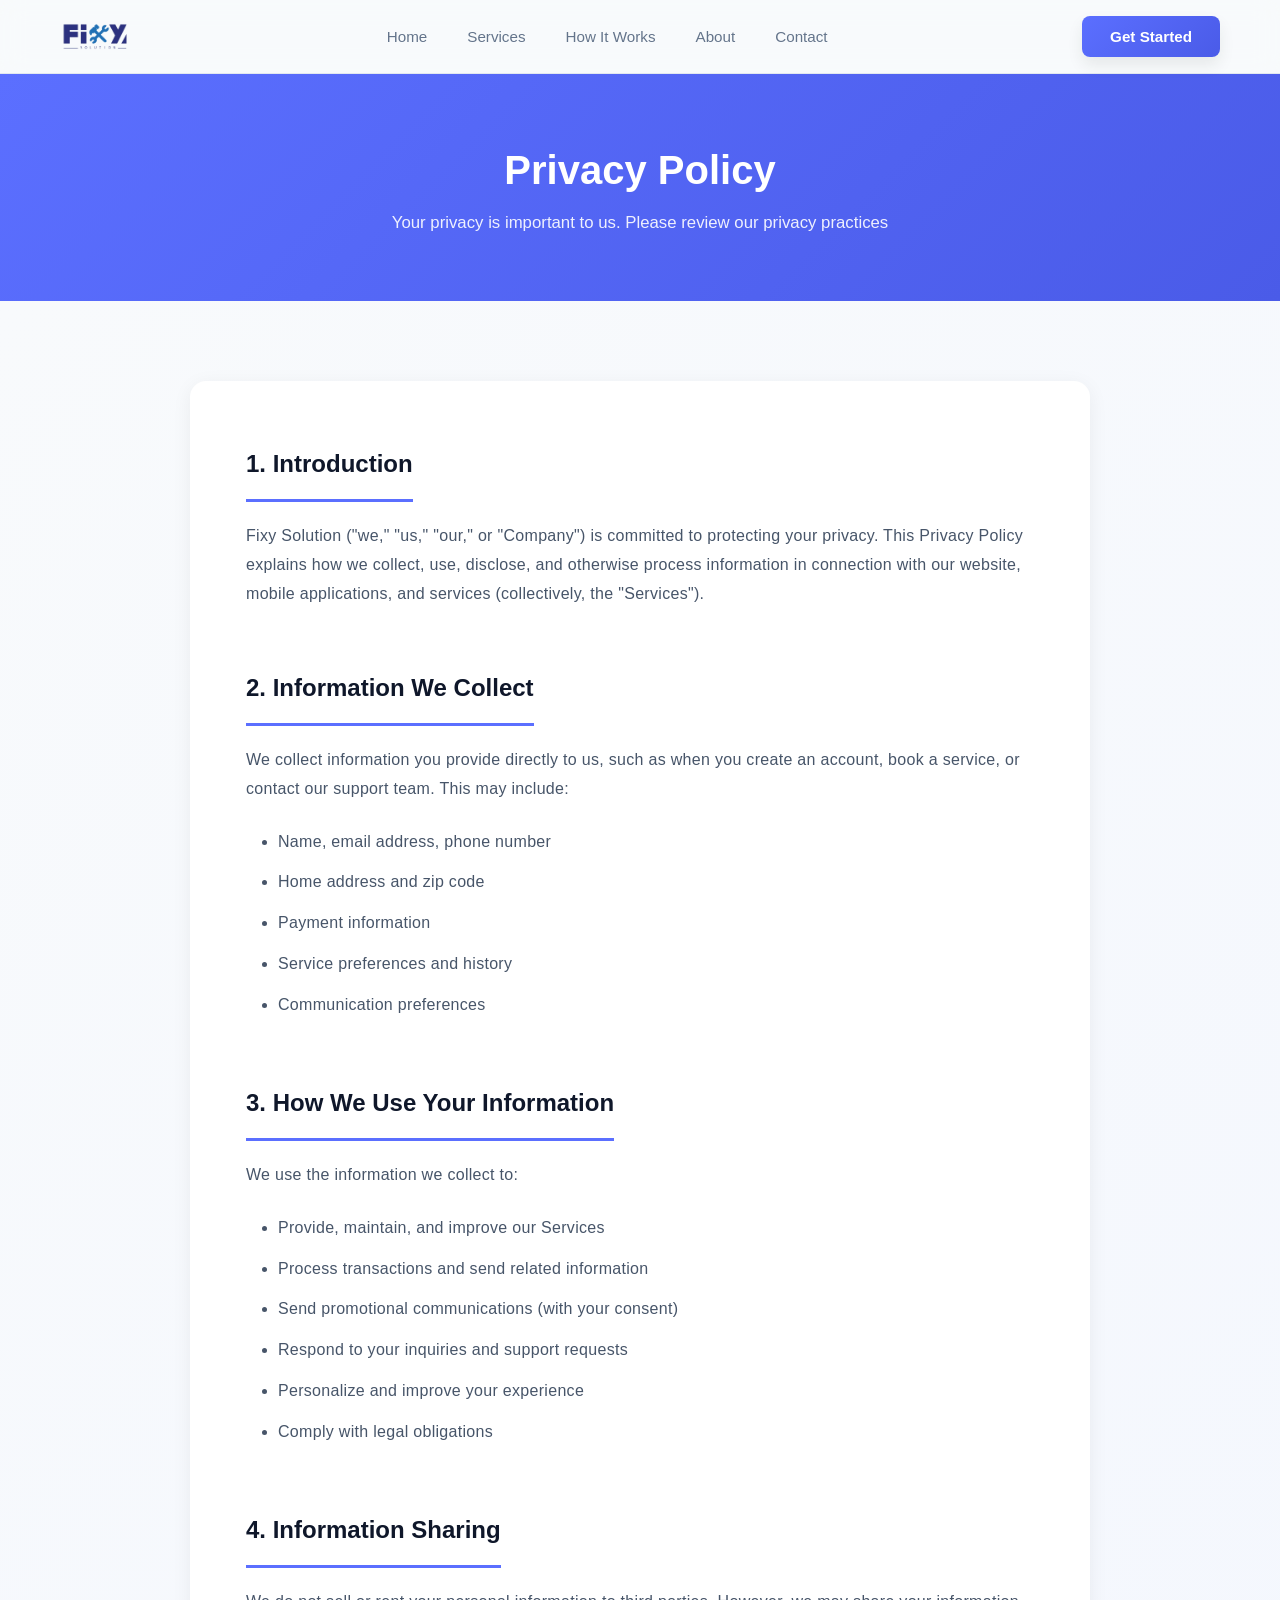
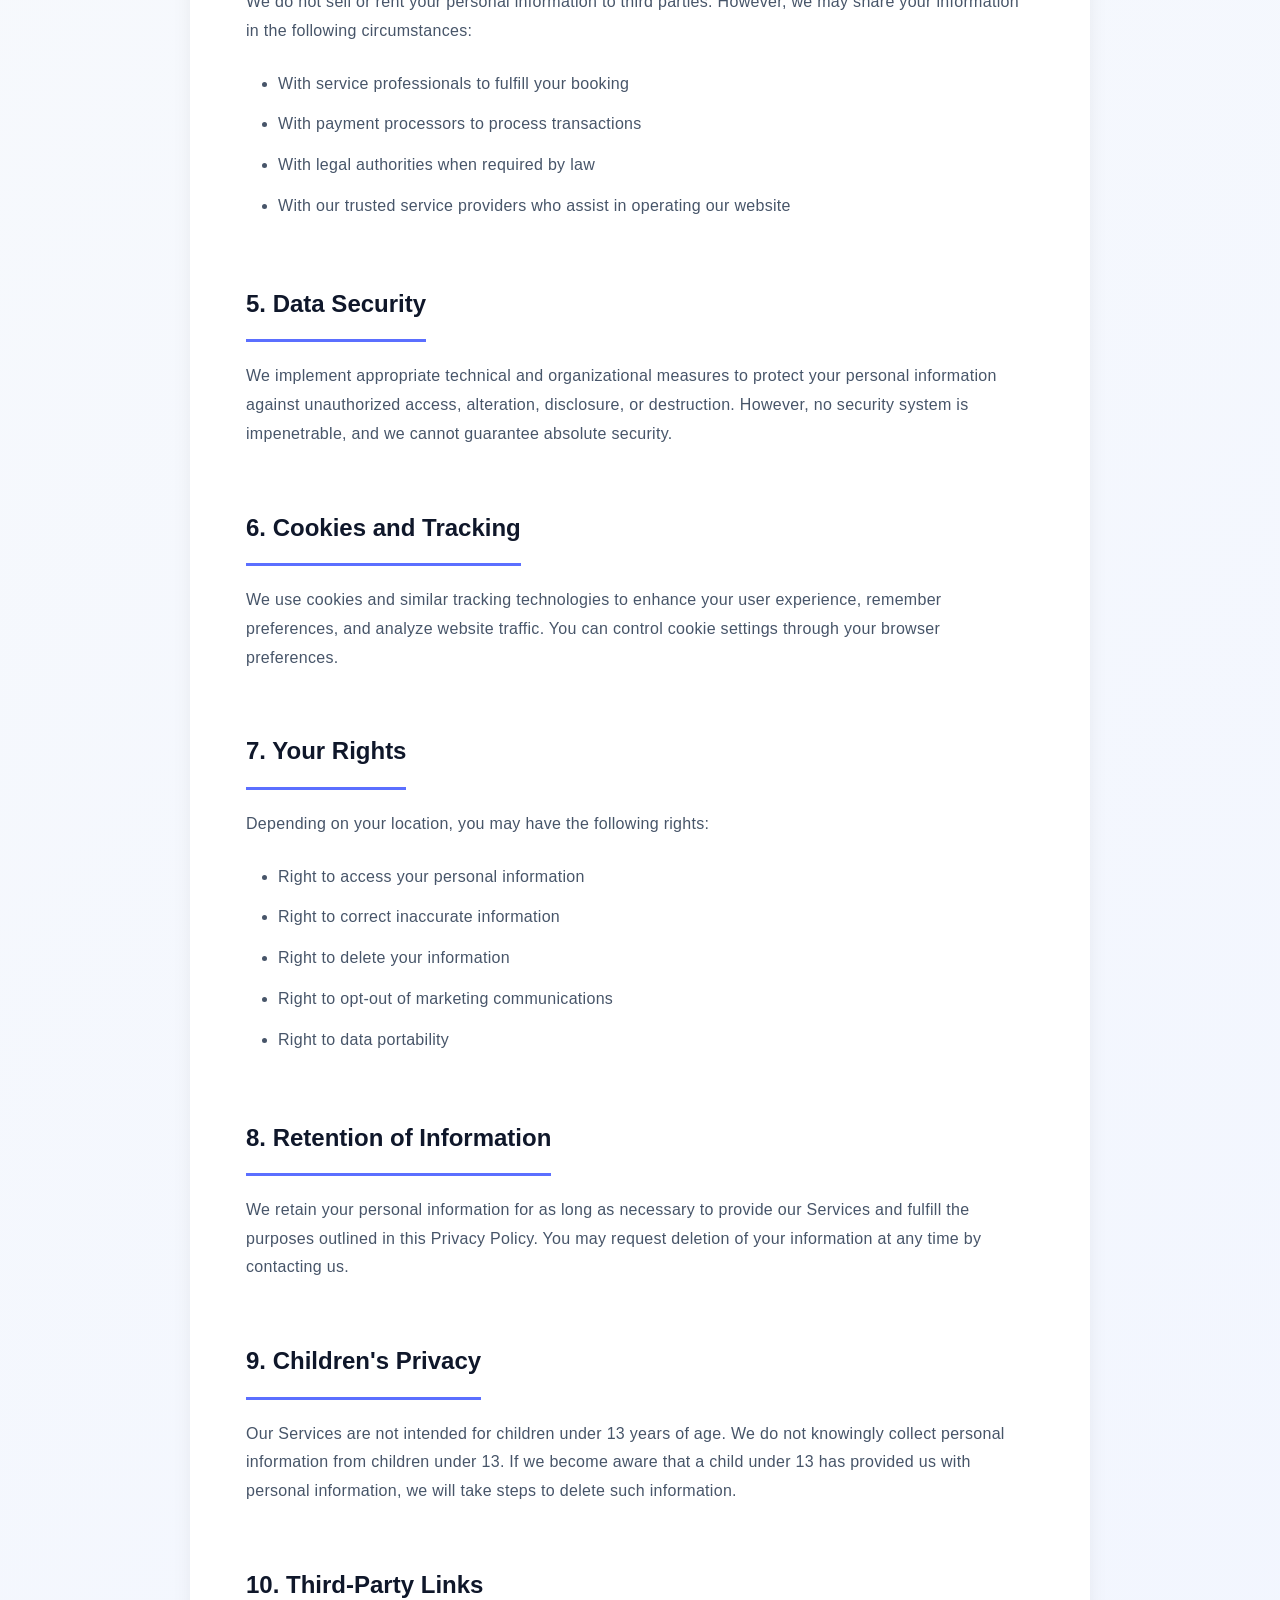
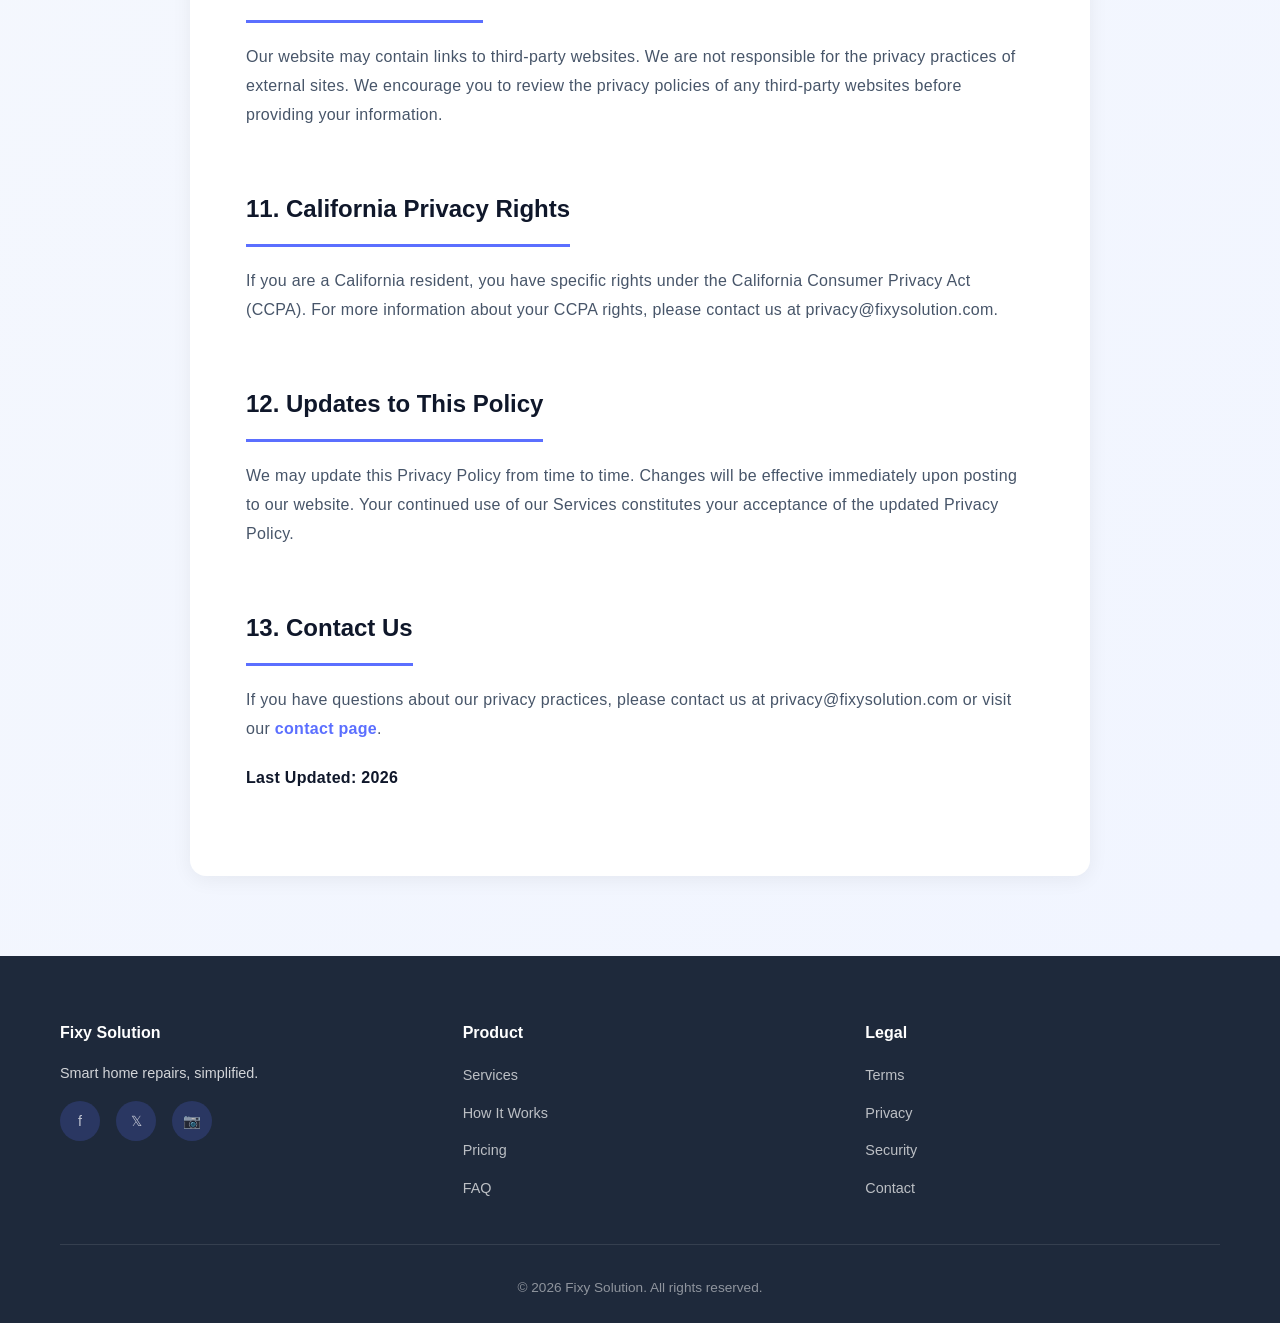
<file: privacy.html>
<!DOCTYPE html>
<html lang="en">
<head>
    <meta charset="UTF-8">
    <meta name="viewport" content="width=device-width, initial-scale=1.0">
    <meta name="description" content="Privacy Policy - Fixy Solution">
    <title>Privacy Policy - Fixy Solution</title>
    <link rel="shortcut icon" href="logo.png">
    <link rel="stylesheet" href="styles.css">
</head>
<body>
    <!-- Navigation Header -->
    <header class="header">
        <nav class="navbar">
            <div class="container">
                <div class="nav-wrapper">
                    <div class="logo">
                        <a href="index.html"><img src="logo.png" alt="Fixy Solution" class="logo-img"></a>
                    </div>
                    <button class="mobile-menu-btn" id="mobileMenuBtn">
                        <span></span>
                        <span></span>
                        <span></span>
                    </button>
                    <ul class="nav-menu" id="navMenu">
                        <li><a href="index.html" class="nav-link">Home</a></li>
                        <li><a href="services.html" class="nav-link">Services</a></li>
                        <li><a href="how-it-works.html" class="nav-link">How It Works</a></li>
                        <li><a href="about.html" class="nav-link">About</a></li>
                        <li><a href="contact.html" class="nav-link">Contact</a></li>
                    </ul>
                    <a href="contact.html"><button class="btn btn-primary">Get Started</button></a>
                </div>
            </div>
        </nav>
    </header>

    <!-- Page Header -->
    <section class="page-header">
        <div class="container">
            <h1>Privacy Policy</h1>
            <p>Your privacy is important to us. Please review our privacy practices</p>
        </div>
    </section>

    <!-- Privacy Content -->
    <section class="legal-content">
        <div class="container">
            <div class="legal-text">
                <h2>1. Introduction</h2>
                <p>Fixy Solution ("we," "us," "our," or "Company") is committed to protecting your privacy. This Privacy Policy explains how we collect, use, disclose, and otherwise process information in connection with our website, mobile applications, and services (collectively, the "Services").</p>

                <h2>2. Information We Collect</h2>
                <p>We collect information you provide directly to us, such as when you create an account, book a service, or contact our support team. This may include:</p>
                <ul>
                    <li>Name, email address, phone number</li>
                    <li>Home address and zip code</li>
                    <li>Payment information</li>
                    <li>Service preferences and history</li>
                    <li>Communication preferences</li>
                </ul>

                <h2>3. How We Use Your Information</h2>
                <p>We use the information we collect to:</p>
                <ul>
                    <li>Provide, maintain, and improve our Services</li>
                    <li>Process transactions and send related information</li>
                    <li>Send promotional communications (with your consent)</li>
                    <li>Respond to your inquiries and support requests</li>
                    <li>Personalize and improve your experience</li>
                    <li>Comply with legal obligations</li>
                </ul>

                <h2>4. Information Sharing</h2>
                <p>We do not sell or rent your personal information to third parties. However, we may share your information in the following circumstances:</p>
                <ul>
                    <li>With service professionals to fulfill your booking</li>
                    <li>With payment processors to process transactions</li>
                    <li>With legal authorities when required by law</li>
                    <li>With our trusted service providers who assist in operating our website</li>
                </ul>

                <h2>5. Data Security</h2>
                <p>We implement appropriate technical and organizational measures to protect your personal information against unauthorized access, alteration, disclosure, or destruction. However, no security system is impenetrable, and we cannot guarantee absolute security.</p>

                <h2>6. Cookies and Tracking</h2>
                <p>We use cookies and similar tracking technologies to enhance your user experience, remember preferences, and analyze website traffic. You can control cookie settings through your browser preferences.</p>

                <h2>7. Your Rights</h2>
                <p>Depending on your location, you may have the following rights:</p>
                <ul>
                    <li>Right to access your personal information</li>
                    <li>Right to correct inaccurate information</li>
                    <li>Right to delete your information</li>
                    <li>Right to opt-out of marketing communications</li>
                    <li>Right to data portability</li>
                </ul>

                <h2>8. Retention of Information</h2>
                <p>We retain your personal information for as long as necessary to provide our Services and fulfill the purposes outlined in this Privacy Policy. You may request deletion of your information at any time by contacting us.</p>

                <h2>9. Children's Privacy</h2>
                <p>Our Services are not intended for children under 13 years of age. We do not knowingly collect personal information from children under 13. If we become aware that a child under 13 has provided us with personal information, we will take steps to delete such information.</p>

                <h2>10. Third-Party Links</h2>
                <p>Our website may contain links to third-party websites. We are not responsible for the privacy practices of external sites. We encourage you to review the privacy policies of any third-party websites before providing your information.</p>

                <h2>11. California Privacy Rights</h2>
                <p>If you are a California resident, you have specific rights under the California Consumer Privacy Act (CCPA). For more information about your CCPA rights, please contact us at privacy@fixysolution.com.</p>

                <h2>12. Updates to This Policy</h2>
                <p>We may update this Privacy Policy from time to time. Changes will be effective immediately upon posting to our website. Your continued use of our Services constitutes your acceptance of the updated Privacy Policy.</p>

                <h2>13. Contact Us</h2>
                <p>If you have questions about our privacy practices, please contact us at privacy@fixysolution.com or visit our <a href="contact.html">contact page</a>.</p>

                <p><strong>Last Updated: 2026</strong></p>
            </div>
        </div>
    </section>

    <!-- Footer -->
    <footer class="footer">
        <div class="container">
            <div class="footer-grid">
                <div class="footer-col">
                    <h4>Fixy Solution</h4>
                    <p>Smart home repairs, simplified.</p>
                    <div class="social-links">
                        <a href="#" title="Facebook">f</a>
                        <a href="#" title="Twitter">𝕏</a>
                        <a href="#" title="Instagram">📷</a>
                    </div>
                </div>
                <div class="footer-col">
                    <h4>Product</h4>
                    <ul>
                        <li><a href="services.html">Services</a></li>
                        <li><a href="how-it-works.html">How It Works</a></li>
                        <li><a href="#">Pricing</a></li>
                        <li><a href="#">FAQ</a></li>
                    </ul>
                </div>
                <div class="footer-col">
                    <h4>Legal</h4>
                    <ul>
                        <li><a href="terms.html">Terms</a></li>
                        <li><a href="privacy.html">Privacy</a></li>
                        <li><a href="security.html">Security</a></li>
                        <li><a href="contact.html">Contact</a></li>
                    </ul>
                </div>
            </div>
            <div class="footer-bottom">
                <p>&copy; 2026 Fixy Solution. All rights reserved.</p>
            </div>
        </div>
    </footer>

    <script src="script.js"></script>
</body>
</html>
</file>
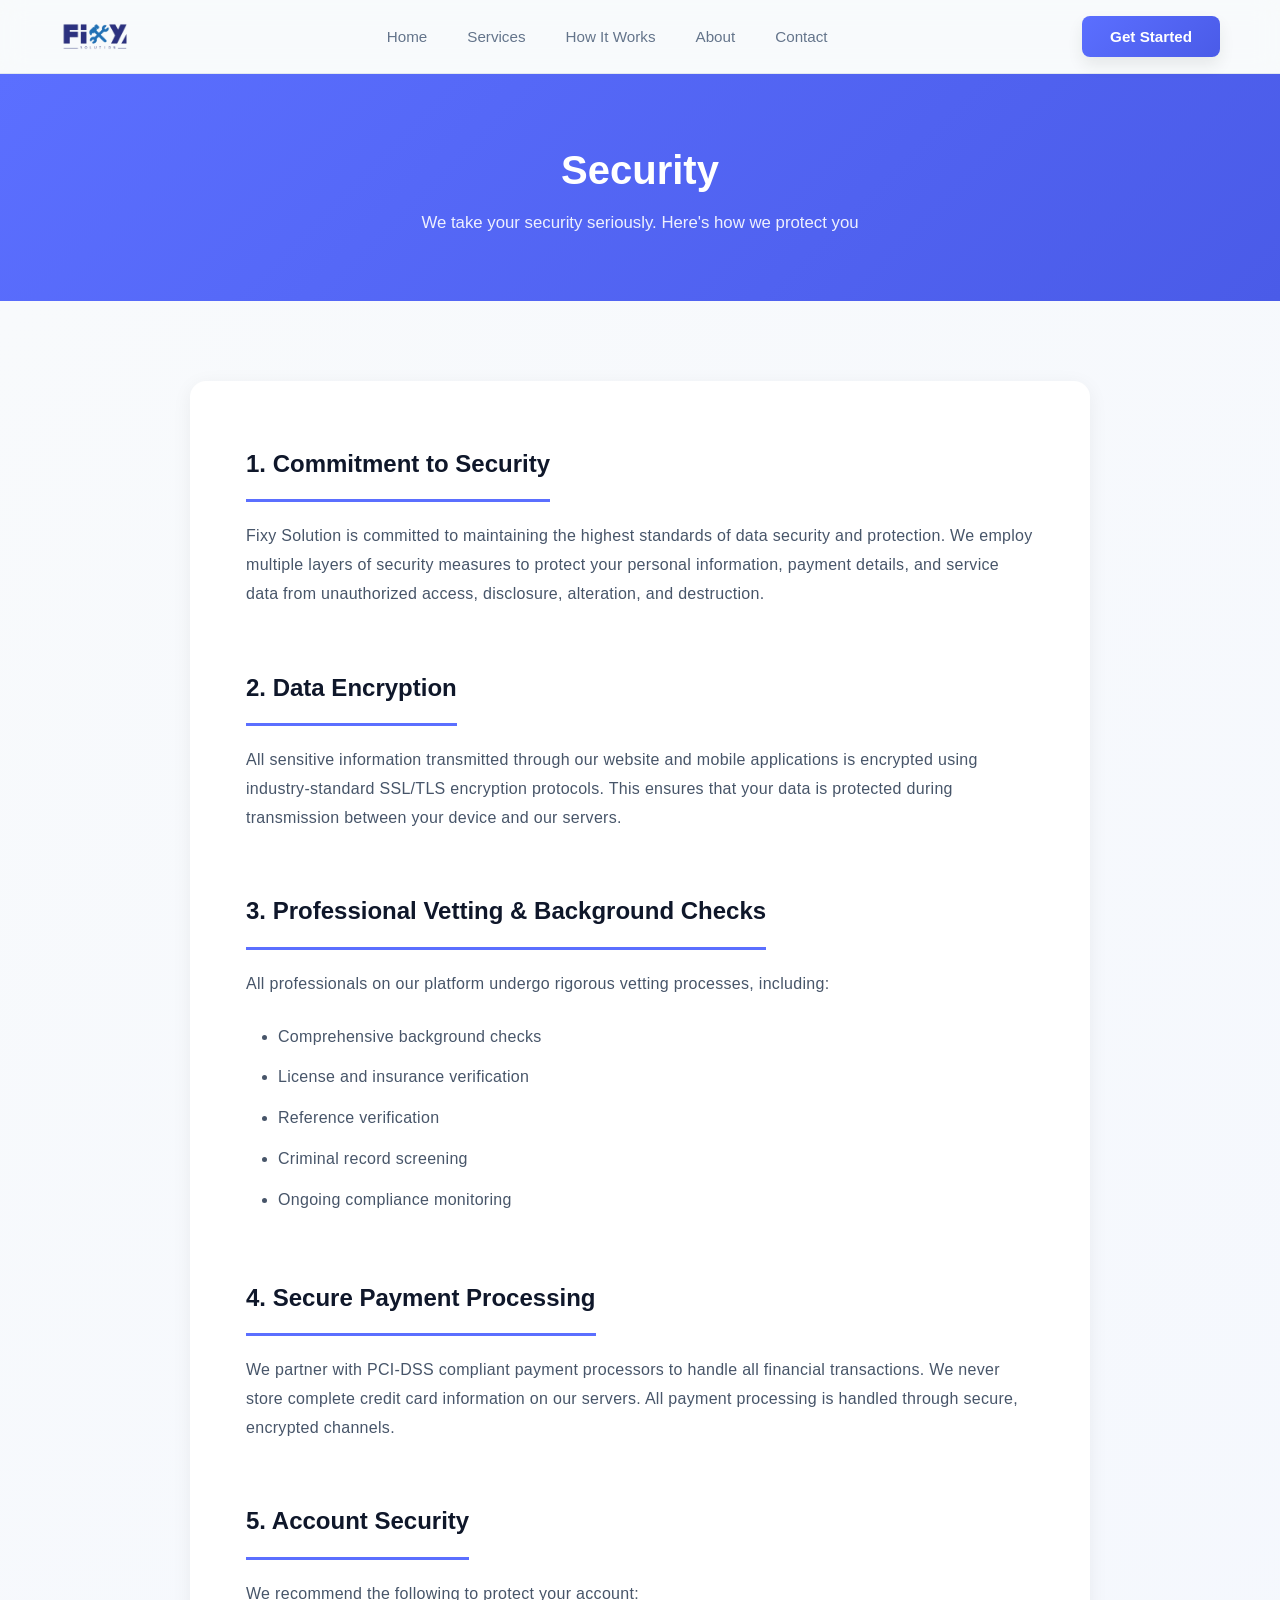
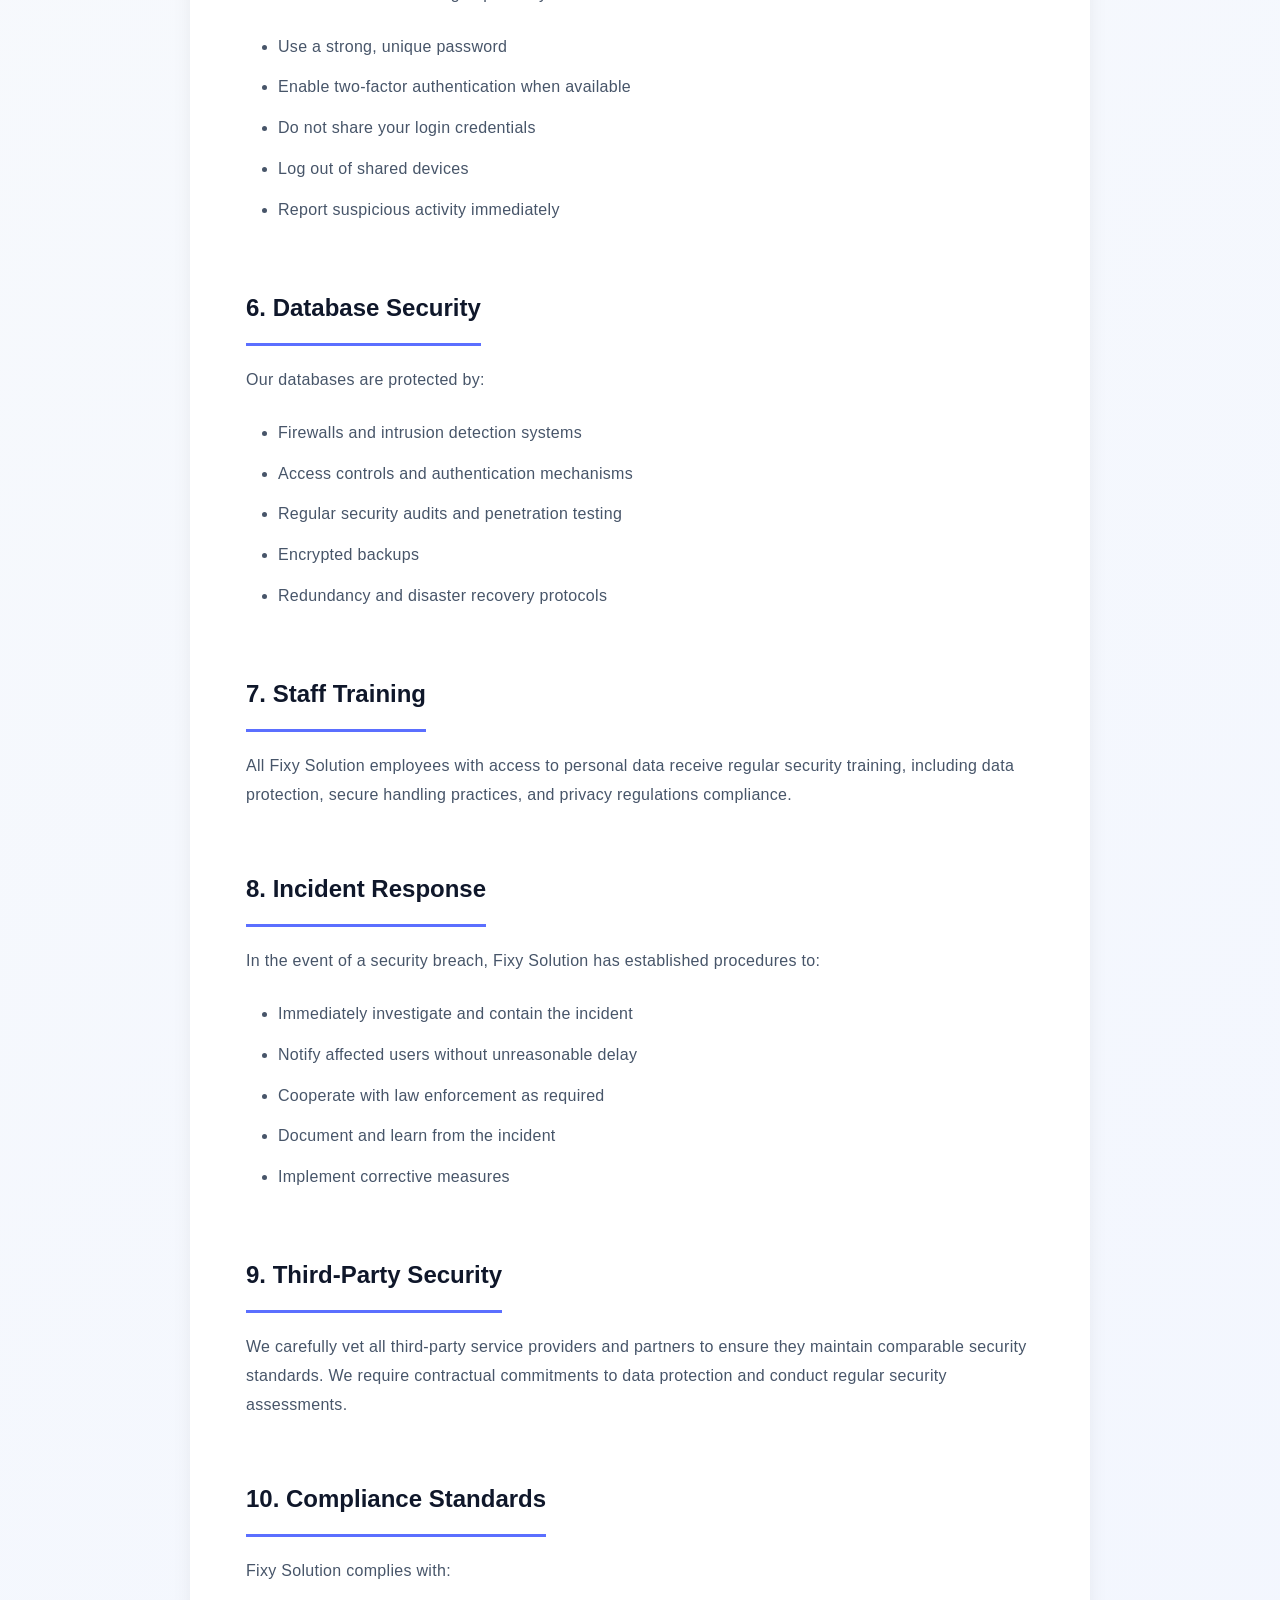
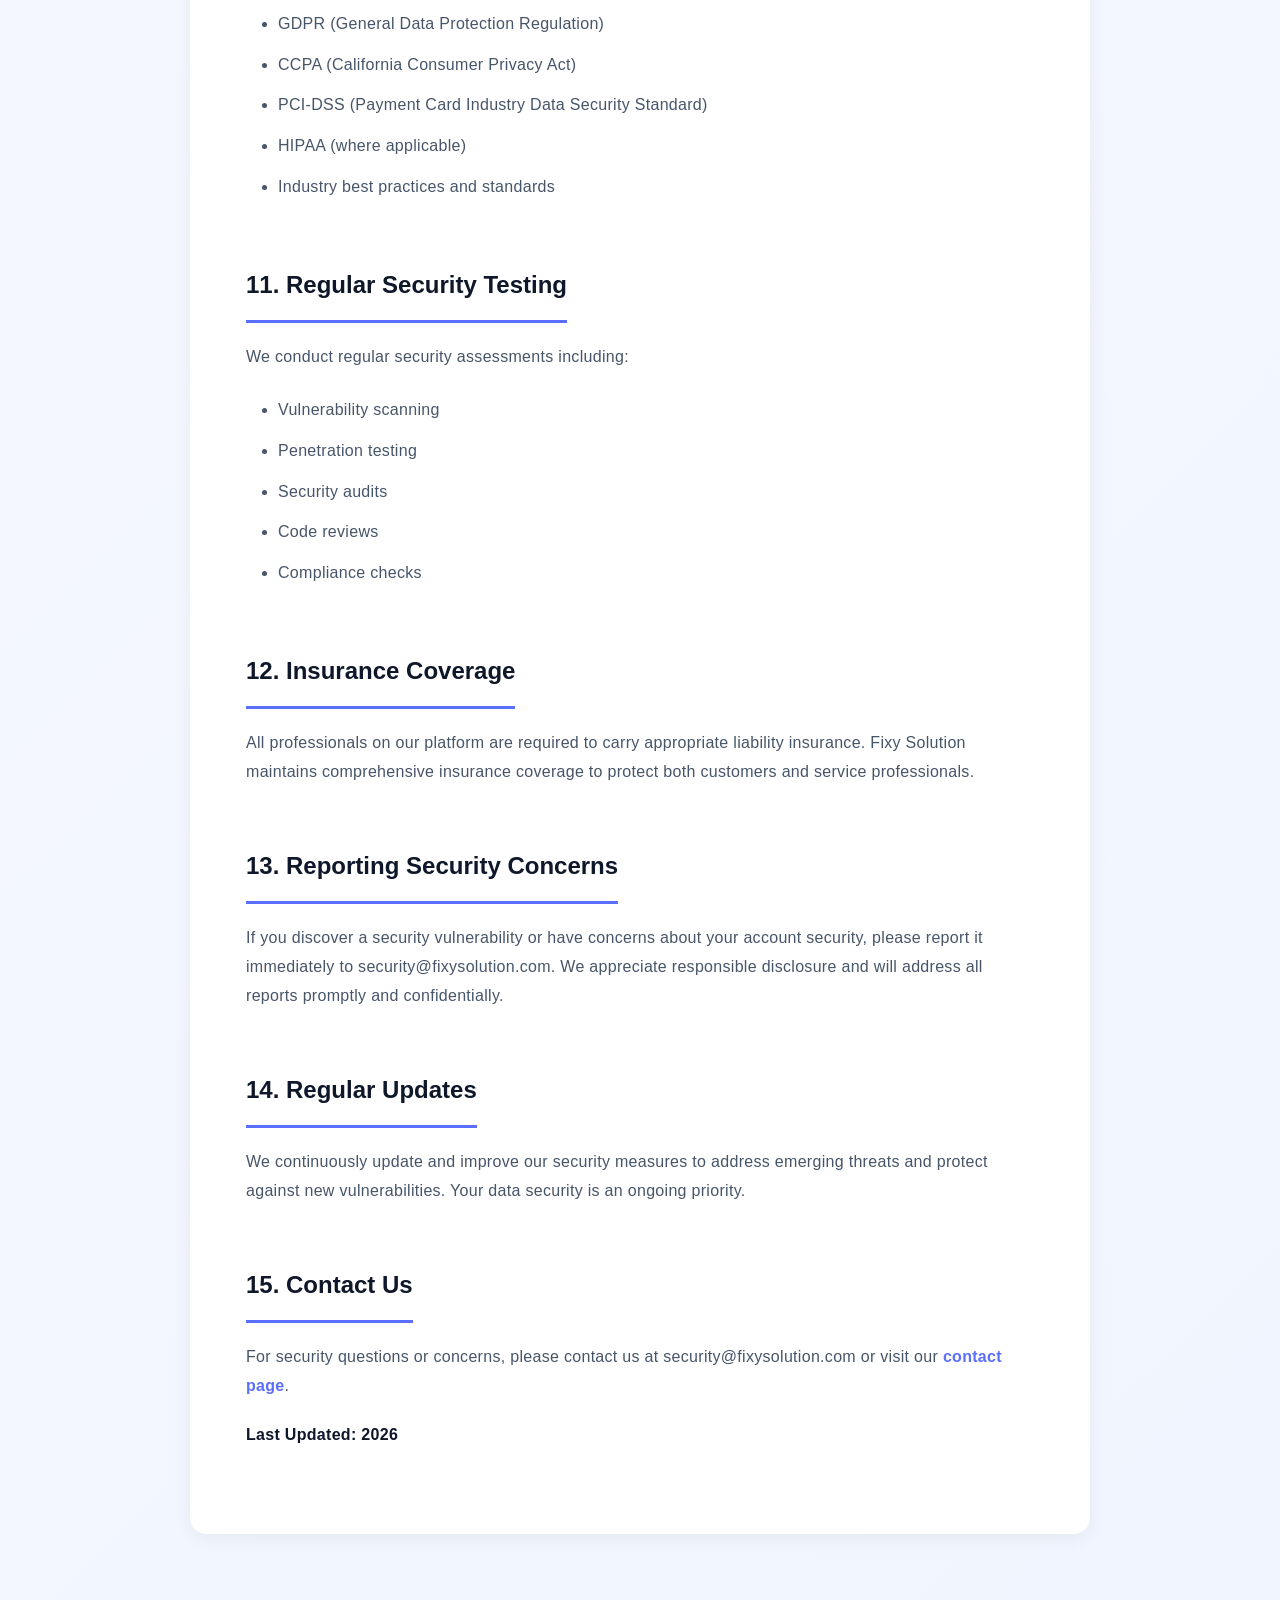
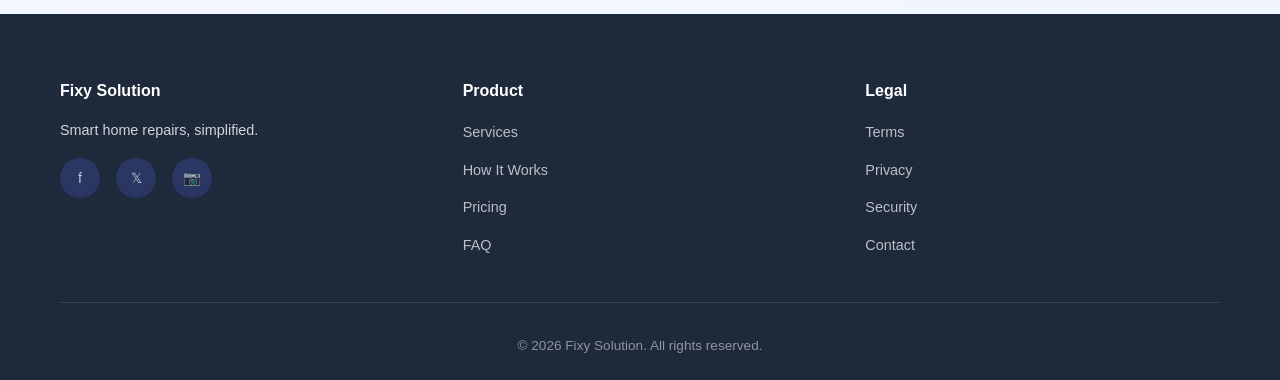
<file: security.html>
<!DOCTYPE html>
<html lang="en">
<head>
    <meta charset="UTF-8">
    <meta name="viewport" content="width=device-width, initial-scale=1.0">
    <meta name="description" content="Security - Fixy Solution">
    <title>Security - Fixy Solution</title>
    <link rel="shortcut icon" href="logo.png">
    <link rel="stylesheet" href="styles.css">
</head>
<body>
    <!-- Navigation Header -->
    <header class="header">
        <nav class="navbar">
            <div class="container">
                <div class="nav-wrapper">
                    <div class="logo">
                        <a href="index.html"><img src="logo.png" alt="Fixy Solution" class="logo-img"></a>
                    </div>
                    <button class="mobile-menu-btn" id="mobileMenuBtn">
                        <span></span>
                        <span></span>
                        <span></span>
                    </button>
                    <ul class="nav-menu" id="navMenu">
                        <li><a href="index.html" class="nav-link">Home</a></li>
                        <li><a href="services.html" class="nav-link">Services</a></li>
                        <li><a href="how-it-works.html" class="nav-link">How It Works</a></li>
                        <li><a href="about.html" class="nav-link">About</a></li>
                        <li><a href="contact.html" class="nav-link">Contact</a></li>
                    </ul>
                    <a href="contact.html"><button class="btn btn-primary">Get Started</button></a>
                </div>
            </div>
        </nav>
    </header>

    <!-- Page Header -->
    <section class="page-header">
        <div class="container">
            <h1>Security</h1>
            <p>We take your security seriously. Here's how we protect you</p>
        </div>
    </section>

    <!-- Security Content -->
    <section class="legal-content">
        <div class="container">
            <div class="legal-text">
                <h2>1. Commitment to Security</h2>
                <p>Fixy Solution is committed to maintaining the highest standards of data security and protection. We employ multiple layers of security measures to protect your personal information, payment details, and service data from unauthorized access, disclosure, alteration, and destruction.</p>

                <h2>2. Data Encryption</h2>
                <p>All sensitive information transmitted through our website and mobile applications is encrypted using industry-standard SSL/TLS encryption protocols. This ensures that your data is protected during transmission between your device and our servers.</p>

                <h2>3. Professional Vetting & Background Checks</h2>
                <p>All professionals on our platform undergo rigorous vetting processes, including:</p>
                <ul>
                    <li>Comprehensive background checks</li>
                    <li>License and insurance verification</li>
                    <li>Reference verification</li>
                    <li>Criminal record screening</li>
                    <li>Ongoing compliance monitoring</li>
                </ul>

                <h2>4. Secure Payment Processing</h2>
                <p>We partner with PCI-DSS compliant payment processors to handle all financial transactions. We never store complete credit card information on our servers. All payment processing is handled through secure, encrypted channels.</p>

                <h2>5. Account Security</h2>
                <p>We recommend the following to protect your account:</p>
                <ul>
                    <li>Use a strong, unique password</li>
                    <li>Enable two-factor authentication when available</li>
                    <li>Do not share your login credentials</li>
                    <li>Log out of shared devices</li>
                    <li>Report suspicious activity immediately</li>
                </ul>

                <h2>6. Database Security</h2>
                <p>Our databases are protected by:</p>
                <ul>
                    <li>Firewalls and intrusion detection systems</li>
                    <li>Access controls and authentication mechanisms</li>
                    <li>Regular security audits and penetration testing</li>
                    <li>Encrypted backups</li>
                    <li>Redundancy and disaster recovery protocols</li>
                </ul>

                <h2>7. Staff Training</h2>
                <p>All Fixy Solution employees with access to personal data receive regular security training, including data protection, secure handling practices, and privacy regulations compliance.</p>

                <h2>8. Incident Response</h2>
                <p>In the event of a security breach, Fixy Solution has established procedures to:</p>
                <ul>
                    <li>Immediately investigate and contain the incident</li>
                    <li>Notify affected users without unreasonable delay</li>
                    <li>Cooperate with law enforcement as required</li>
                    <li>Document and learn from the incident</li>
                    <li>Implement corrective measures</li>
                </ul>

                <h2>9. Third-Party Security</h2>
                <p>We carefully vet all third-party service providers and partners to ensure they maintain comparable security standards. We require contractual commitments to data protection and conduct regular security assessments.</p>

                <h2>10. Compliance Standards</h2>
                <p>Fixy Solution complies with:</p>
                <ul>
                    <li>GDPR (General Data Protection Regulation)</li>
                    <li>CCPA (California Consumer Privacy Act)</li>
                    <li>PCI-DSS (Payment Card Industry Data Security Standard)</li>
                    <li>HIPAA (where applicable)</li>
                    <li>Industry best practices and standards</li>
                </ul>

                <h2>11. Regular Security Testing</h2>
                <p>We conduct regular security assessments including:</p>
                <ul>
                    <li>Vulnerability scanning</li>
                    <li>Penetration testing</li>
                    <li>Security audits</li>
                    <li>Code reviews</li>
                    <li>Compliance checks</li>
                </ul>

                <h2>12. Insurance Coverage</h2>
                <p>All professionals on our platform are required to carry appropriate liability insurance. Fixy Solution maintains comprehensive insurance coverage to protect both customers and service professionals.</p>

                <h2>13. Reporting Security Concerns</h2>
                <p>If you discover a security vulnerability or have concerns about your account security, please report it immediately to security@fixysolution.com. We appreciate responsible disclosure and will address all reports promptly and confidentially.</p>

                <h2>14. Regular Updates</h2>
                <p>We continuously update and improve our security measures to address emerging threats and protect against new vulnerabilities. Your data security is an ongoing priority.</p>

                <h2>15. Contact Us</h2>
                <p>For security questions or concerns, please contact us at security@fixysolution.com or visit our <a href="contact.html">contact page</a>.</p>

                <p><strong>Last Updated: 2026</strong></p>
            </div>
        </div>
    </section>

    <!-- Footer -->
    <footer class="footer">
        <div class="container">
            <div class="footer-grid">
                <div class="footer-col">
                    <h4>Fixy Solution</h4>
                    <p>Smart home repairs, simplified.</p>
                    <div class="social-links">
                        <a href="#" title="Facebook">f</a>
                        <a href="#" title="Twitter">𝕏</a>
                        <a href="#" title="Instagram">📷</a>
                    </div>
                </div>
                <div class="footer-col">
                    <h4>Product</h4>
                    <ul>
                        <li><a href="services.html">Services</a></li>
                        <li><a href="how-it-works.html">How It Works</a></li>
                        <li><a href="#">Pricing</a></li>
                        <li><a href="#">FAQ</a></li>
                    </ul>
                </div>
                <div class="footer-col">
                    <h4>Legal</h4>
                    <ul>
                        <li><a href="terms.html">Terms</a></li>
                        <li><a href="privacy.html">Privacy</a></li>
                        <li><a href="security.html">Security</a></li>
                        <li><a href="contact.html">Contact</a></li>
                    </ul>
                </div>
            </div>
            <div class="footer-bottom">
                <p>&copy; 2026 Fixy Solution. All rights reserved.</p>
            </div>
        </div>
    </footer>

    <script src="script.js"></script>
</body>
</html>
</file>
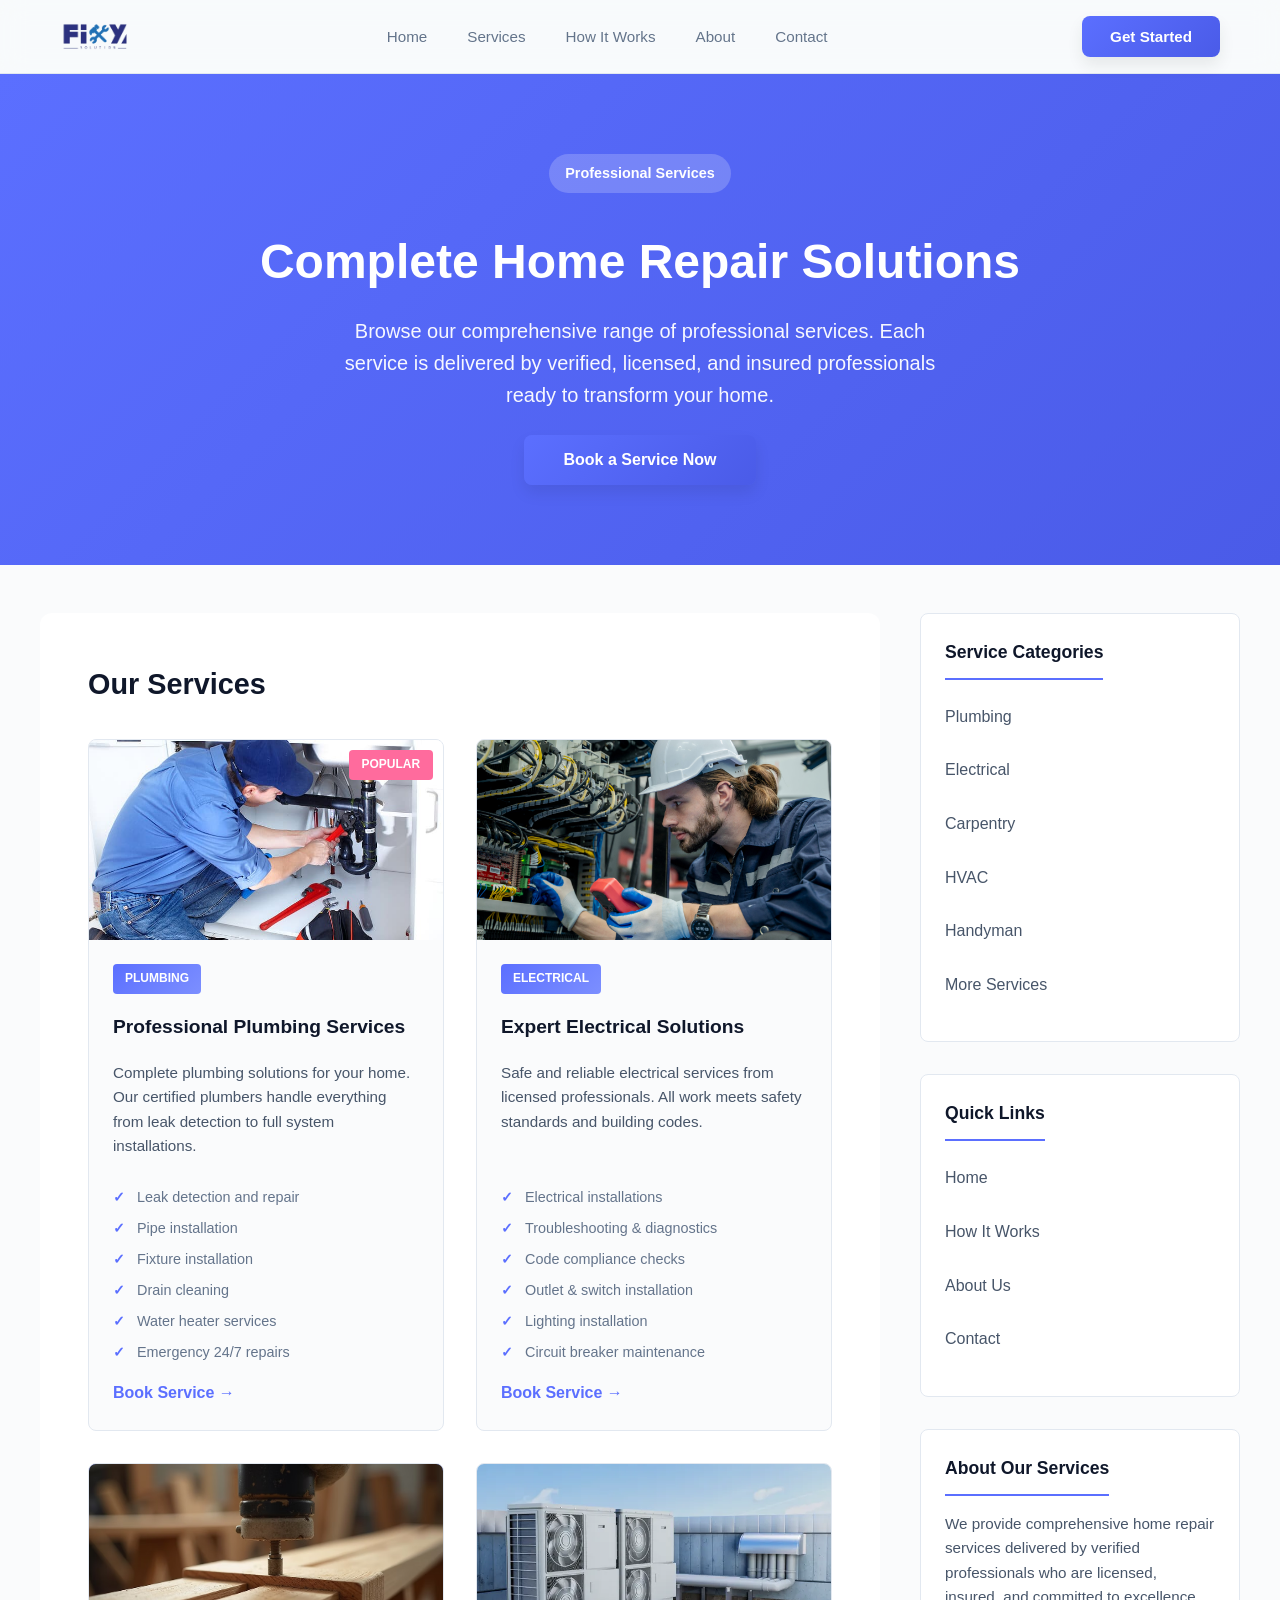
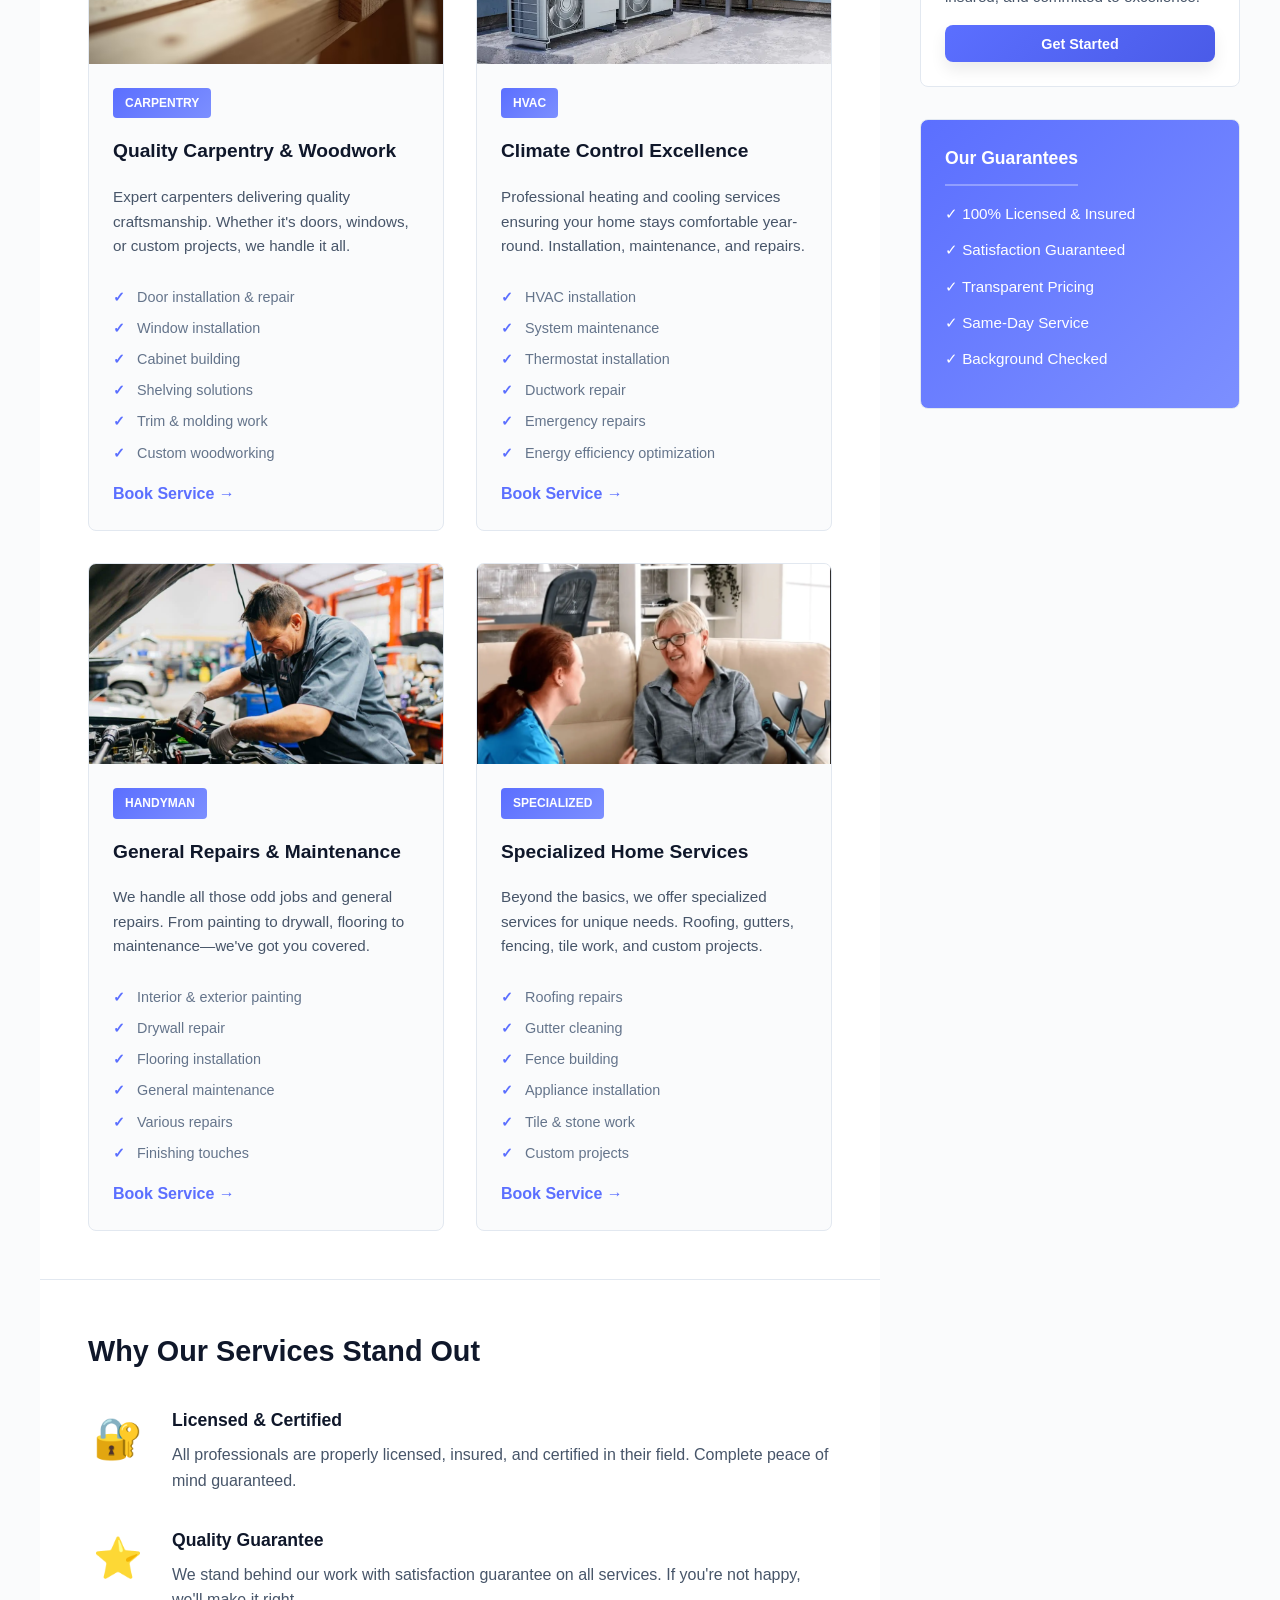
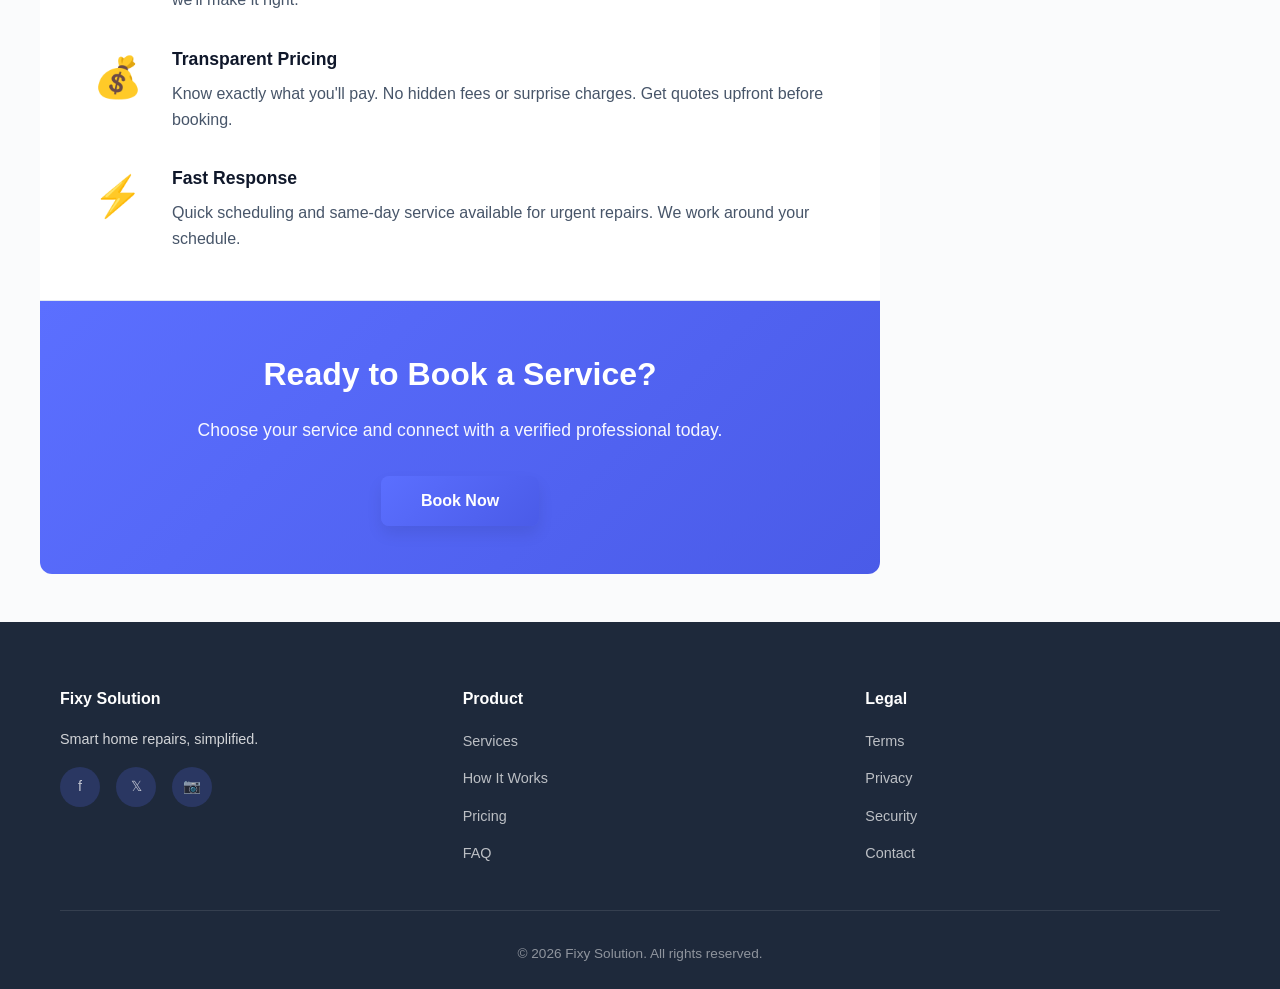
<file: services.html>
<!DOCTYPE html>
<html lang="en">

<head>
    <meta charset="UTF-8">
    <meta name="viewport" content="width=device-width, initial-scale=1.0">
    <meta name="description" content="Fixy Solution Services - Professional home repair services">
    <title>Services - Fixy Solution</title>
    <link rel="shortcut icon" href="logo.png">
    <link rel="stylesheet" href="styles.css">
</head>

<body>
    <!-- Navigation Header -->
    <header class="header">
        <nav class="navbar">
            <div class="container">
                <div class="nav-wrapper">
                    <div class="logo">
                        <a href="index.html"><img src="logo.png" alt="Fixy Solution" class="logo-img"></a>
                    </div>
                    <button class="mobile-menu-btn" id="mobileMenuBtn">
                        <span></span>
                        <span></span>
                        <span></span>
                    </button>
                    <ul class="nav-menu" id="navMenu">
                        <li><a href="index.html" class="nav-link">Home</a></li>
                        <li><a href="services.html" class="nav-link active">Services</a></li>
                        <li><a href="how-it-works.html" class="nav-link">How It Works</a></li>
                        <li><a href="about.html" class="nav-link">About</a></li>
                        <li><a href="contact.html" class="nav-link">Contact</a></li>
                    </ul>
                    <a href="contact.html"><button class="btn btn-primary">Get Started</button></a>
                </div>
            </div>
        </nav>
    </header>

    <!-- Blog Hero -->
    <section class="blog-hero">
        <div class="container">
            <div class="blog-hero-content">
                <span class="blog-category">Professional Services</span>
                <h1>Complete Home Repair Solutions</h1>
                <p>Browse our comprehensive range of professional services. Each service is delivered by verified, licensed, and insured professionals ready to transform your home.</p>
                <a href="contact.html"><button class="btn btn-primary btn-lg">Book a Service Now</button></a>
            </div>
        </div>
    </section>

    <!-- Main Content -->
    <div class="container blog-container">
        <div class="blog-grid">
            <!-- Main Content Area -->
            <main class="blog-main">
                <!-- Services Grid -->
                <section class="blog-posts-section">
                    <h2 class="section-title">Our Services</h2>
                    <div class="blog-posts-grid services-grid-blog">
                        <!-- Plumbing -->
                         <article class="blog-post-card service-blog-card">
                             <div class="service-badge-blog">Popular</div>
                             <div class="post-image">
                                 <img src="img/ProfessionalPlumbingServices.png" alt="Professional Plumbing Services" class="post-img">
                             </div>
                            <div class="post-content">
                                <div class="post-meta-small">
                                    <span class="post-category">Plumbing</span>
                                </div>
                                <h3>Professional Plumbing Services</h3>
                                <p>Complete plumbing solutions for your home. Our certified plumbers handle everything from leak detection to full system installations.</p>
                                <ul class="post-list">
                                    <li>Leak detection and repair</li>
                                    <li>Pipe installation</li>
                                    <li>Fixture installation</li>
                                    <li>Drain cleaning</li>
                                    <li>Water heater services</li>
                                    <li>Emergency 24/7 repairs</li>
                                </ul>
                                <a href="contact.html" class="read-more">Book Service →</a>
                            </div>
                        </article>

                        <!-- Electrical -->
                         <article class="blog-post-card service-blog-card">
                             <div class="post-image">
                                 <img src="img/ExpertElectricalSolutions.png" alt="Expert Electrical Solutions" class="post-img">
                             </div>
                            <div class="post-content">
                                <div class="post-meta-small">
                                    <span class="post-category">Electrical</span>
                                </div>
                                <h3>Expert Electrical Solutions</h3>
                                <p>Safe and reliable electrical services from licensed professionals. All work meets safety standards and building codes.</p>
                                <ul class="post-list">
                                    <li>Electrical installations</li>
                                    <li>Troubleshooting & diagnostics</li>
                                    <li>Code compliance checks</li>
                                    <li>Outlet & switch installation</li>
                                    <li>Lighting installation</li>
                                    <li>Circuit breaker maintenance</li>
                                </ul>
                                <a href="contact.html" class="read-more">Book Service →</a>
                            </div>
                        </article>

                        <!-- Carpentry -->
                         <article class="blog-post-card service-blog-card">
                             <div class="post-image">
                                 <img src="img/QualityCarpentry&Woodwork.png" alt="Quality Carpentry & Woodwork" class="post-img">
                             </div>
                            <div class="post-content">
                                <div class="post-meta-small">
                                    <span class="post-category">Carpentry</span>
                                </div>
                                <h3>Quality Carpentry & Woodwork</h3>
                                <p>Expert carpenters delivering quality craftsmanship. Whether it's doors, windows, or custom projects, we handle it all.</p>
                                <ul class="post-list">
                                    <li>Door installation & repair</li>
                                    <li>Window installation</li>
                                    <li>Cabinet building</li>
                                    <li>Shelving solutions</li>
                                    <li>Trim & molding work</li>
                                    <li>Custom woodworking</li>
                                </ul>
                                <a href="contact.html" class="read-more">Book Service →</a>
                            </div>
                        </article>

                        <!-- HVAC -->
                         <article class="blog-post-card service-blog-card">
                             <div class="post-image">
                                 <img src="img/ClimateControlExcellence.png" alt="Climate Control Excellence" class="post-img">
                             </div>
                            <div class="post-content">
                                <div class="post-meta-small">
                                    <span class="post-category">HVAC</span>
                                </div>
                                <h3>Climate Control Excellence</h3>
                                <p>Professional heating and cooling services ensuring your home stays comfortable year-round. Installation, maintenance, and repairs.</p>
                                <ul class="post-list">
                                    <li>HVAC installation</li>
                                    <li>System maintenance</li>
                                    <li>Thermostat installation</li>
                                    <li>Ductwork repair</li>
                                    <li>Emergency repairs</li>
                                    <li>Energy efficiency optimization</li>
                                </ul>
                                <a href="contact.html" class="read-more">Book Service →</a>
                            </div>
                        </article>

                        <!-- Handyman -->
                         <article class="blog-post-card service-blog-card">
                             <div class="post-image">
                                 <img src="img/GeneralRepairs&Maintenance.png" alt="General Repairs & Maintenance" class="post-img">
                             </div>
                            <div class="post-content">
                                <div class="post-meta-small">
                                    <span class="post-category">Handyman</span>
                                </div>
                                <h3>General Repairs & Maintenance</h3>
                                <p>We handle all those odd jobs and general repairs. From painting to drywall, flooring to maintenance—we've got you covered.</p>
                                <ul class="post-list">
                                    <li>Interior & exterior painting</li>
                                    <li>Drywall repair</li>
                                    <li>Flooring installation</li>
                                    <li>General maintenance</li>
                                    <li>Various repairs</li>
                                    <li>Finishing touches</li>
                                </ul>
                                <a href="contact.html" class="read-more">Book Service →</a>
                            </div>
                        </article>

                        <!-- More Services -->
                         <article class="blog-post-card service-blog-card">
                             <div class="post-image">
                                 <img src="img/SpecializedHomeServices.png" alt="Specialized Home Services" class="post-img">
                             </div>
                            <div class="post-content">
                                <div class="post-meta-small">
                                    <span class="post-category">Specialized</span>
                                </div>
                                <h3>Specialized Home Services</h3>
                                <p>Beyond the basics, we offer specialized services for unique needs. Roofing, gutters, fencing, tile work, and custom projects.</p>
                                <ul class="post-list">
                                    <li>Roofing repairs</li>
                                    <li>Gutter cleaning</li>
                                    <li>Fence building</li>
                                    <li>Appliance installation</li>
                                    <li>Tile & stone work</li>
                                    <li>Custom projects</li>
                                </ul>
                                <a href="contact.html" class="read-more">Book Service →</a>
                            </div>
                        </article>
                    </div>
                </section>

                <!-- Why Services Stand Out -->
                <section class="blog-section">
                    <h2 class="section-title">Why Our Services Stand Out</h2>
                    <div class="features-list">
                        <div class="feature-row">
                            <div class="feature-icon">🔐</div>
                            <div class="feature-text">
                                <h4>Licensed & Certified</h4>
                                <p>All professionals are properly licensed, insured, and certified in their field. Complete peace of mind guaranteed.</p>
                            </div>
                        </div>
                        <div class="feature-row">
                            <div class="feature-icon">⭐</div>
                            <div class="feature-text">
                                <h4>Quality Guarantee</h4>
                                <p>We stand behind our work with satisfaction guarantee on all services. If you're not happy, we'll make it right.</p>
                            </div>
                        </div>
                        <div class="feature-row">
                            <div class="feature-icon">💰</div>
                            <div class="feature-text">
                                <h4>Transparent Pricing</h4>
                                <p>Know exactly what you'll pay. No hidden fees or surprise charges. Get quotes upfront before booking.</p>
                            </div>
                        </div>
                        <div class="feature-row">
                            <div class="feature-icon">⚡</div>
                            <div class="feature-text">
                                <h4>Fast Response</h4>
                                <p>Quick scheduling and same-day service available for urgent repairs. We work around your schedule.</p>
                            </div>
                        </div>
                    </div>
                </section>

                <!-- CTA -->
                <section class="blog-cta-section">
                    <h2>Ready to Book a Service?</h2>
                    <p>Choose your service and connect with a verified professional today.</p>
                    <a href="contact.html"><button class="btn btn-primary btn-lg">Book Now</button></a>
                </section>
            </main>

            <!-- Sidebar -->
            <aside class="blog-sidebar">
                <!-- Service Categories -->
                <div class="sidebar-widget">
                    <h3>Service Categories</h3>
                    <ul class="sidebar-links">
                        <li><a href="#plumbing">Plumbing</a></li>
                        <li><a href="#electrical">Electrical</a></li>
                        <li><a href="#carpentry">Carpentry</a></li>
                        <li><a href="#hvac">HVAC</a></li>
                        <li><a href="#handyman">Handyman</a></li>
                        <li><a href="#specialized">More Services</a></li>
                    </ul>
                </div>

                <!-- Quick Links -->
                <div class="sidebar-widget">
                    <h3>Quick Links</h3>
                    <ul class="sidebar-links">
                        <li><a href="index.html">Home</a></li>
                        <li><a href="how-it-works.html">How It Works</a></li>
                        <li><a href="about.html">About Us</a></li>
                        <li><a href="contact.html">Contact</a></li>
                    </ul>
                </div>

                <!-- Service Info -->
                <div class="sidebar-widget about-widget">
                    <h3>About Our Services</h3>
                    <p>We provide comprehensive home repair services delivered by verified professionals who are licensed, insured, and committed to excellence.</p>
                    <div class="sidebar-cta">
                        <a href="contact.html"><button class="btn btn-primary btn-sm">Get Started</button></a>
                    </div>
                </div>

                <!-- Service Guarantees -->
                <div class="sidebar-widget trust-widget">
                    <h3>Our Guarantees</h3>
                    <ul class="trust-list">
                        <li>✓ 100% Licensed & Insured</li>
                        <li>✓ Satisfaction Guaranteed</li>
                        <li>✓ Transparent Pricing</li>
                        <li>✓ Same-Day Service</li>
                        <li>✓ Background Checked</li>
                    </ul>
                </div>
            </aside>
        </div>
    </div>

    <!-- Footer -->
    <footer class="footer">
        <div class="container">
            <div class="footer-grid">
                <div class="footer-col">
                    <h4>Fixy Solution</h4>
                    <p>Smart home repairs, simplified.</p>
                    <div class="social-links">
                        <a href="#" title="Facebook">f</a>
                        <a href="#" title="Twitter">𝕏</a>
                        <a href="#" title="Instagram">📷</a>
                    </div>
                </div>
                <div class="footer-col">
                    <h4>Product</h4>
                    <ul>
                        <li><a href="services.html">Services</a></li>
                        <li><a href="how-it-works.html">How It Works</a></li>
                        <li><a href="#">Pricing</a></li>
                        <li><a href="#">FAQ</a></li>
                    </ul>
                </div>
                <div class="footer-col">
                    <h4>Legal</h4>
                    <ul>
                        <li><a href="terms.html">Terms</a></li>
                        <li><a href="privacy.html">Privacy</a></li>
                        <li><a href="security.html">Security</a></li>
                        <li><a href="contact.html">Contact</a></li>
                    </ul>
                </div>
            </div>
            <div class="footer-bottom">
                <p>&copy; 2026 Fixy Solution. All rights reserved.</p>
            </div>
        </div>
    </footer>

    <script src="script.js"></script>
</body>

</html>
</file>
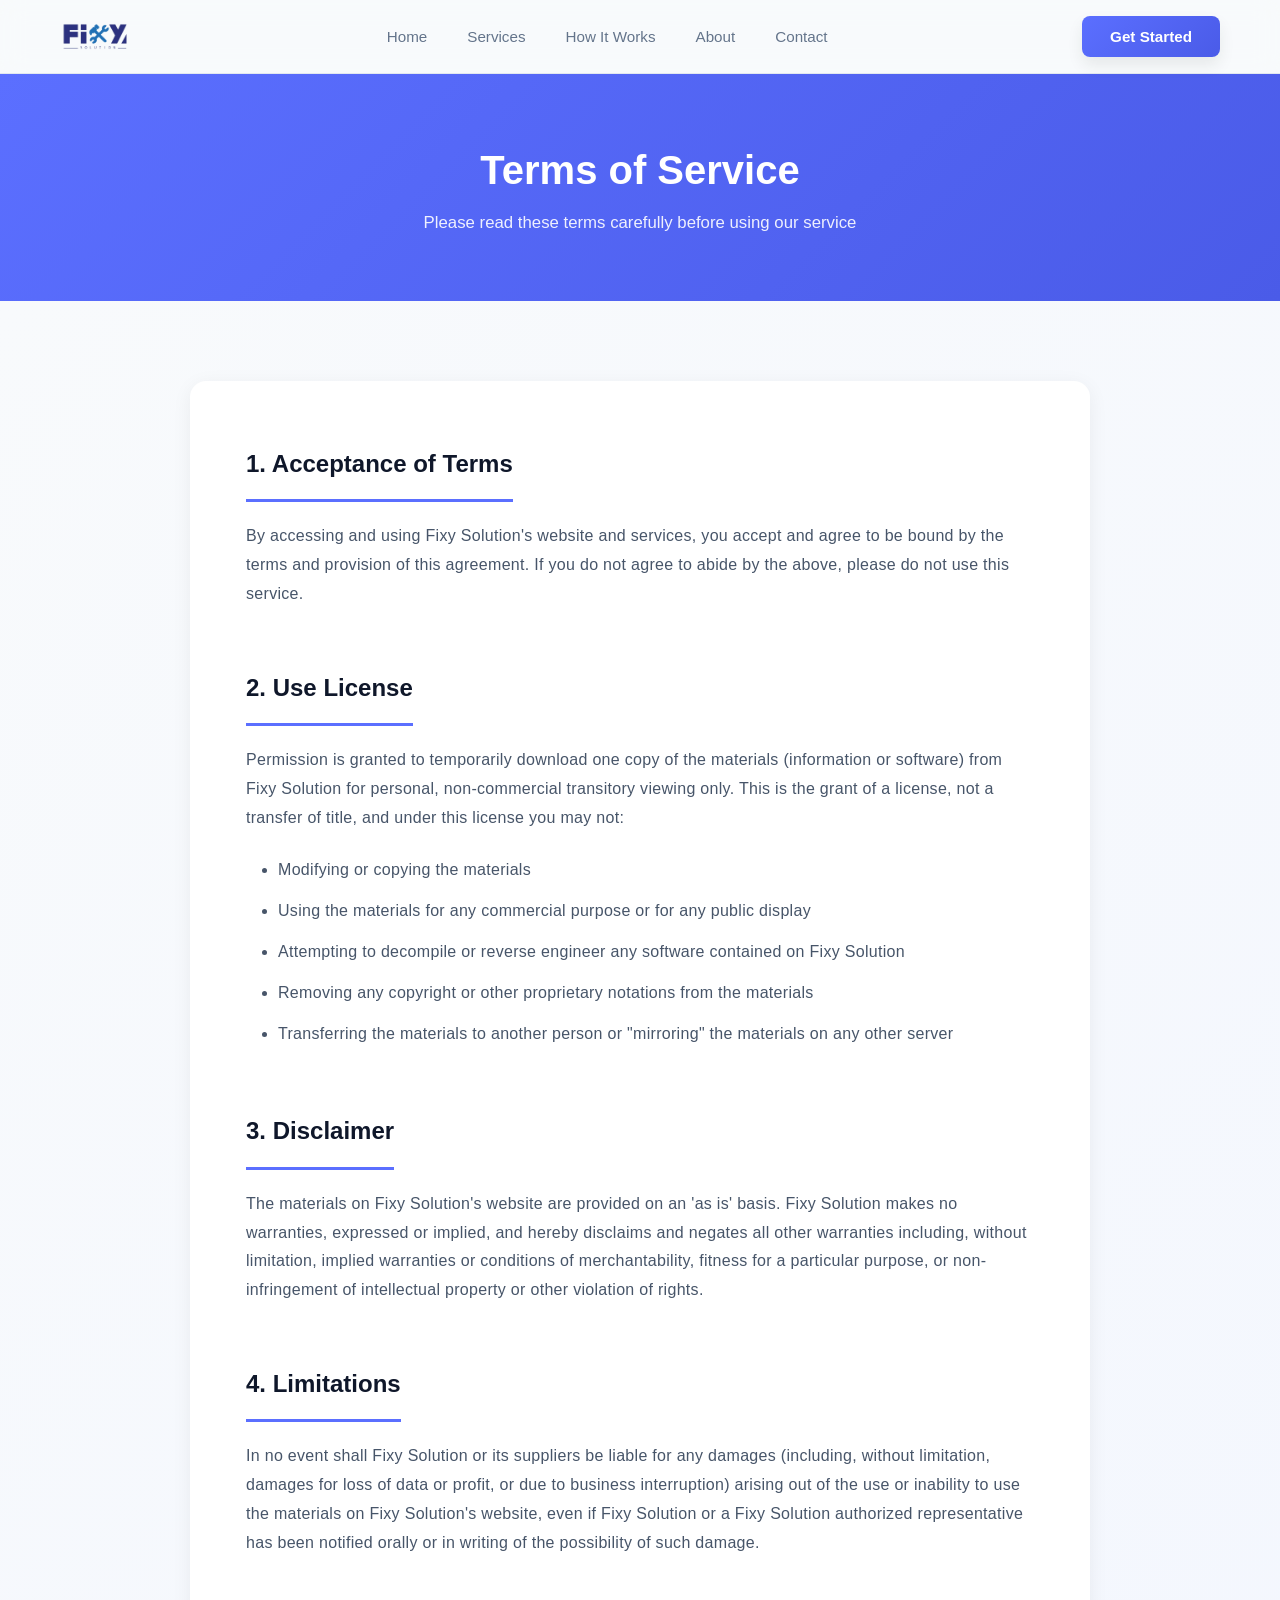
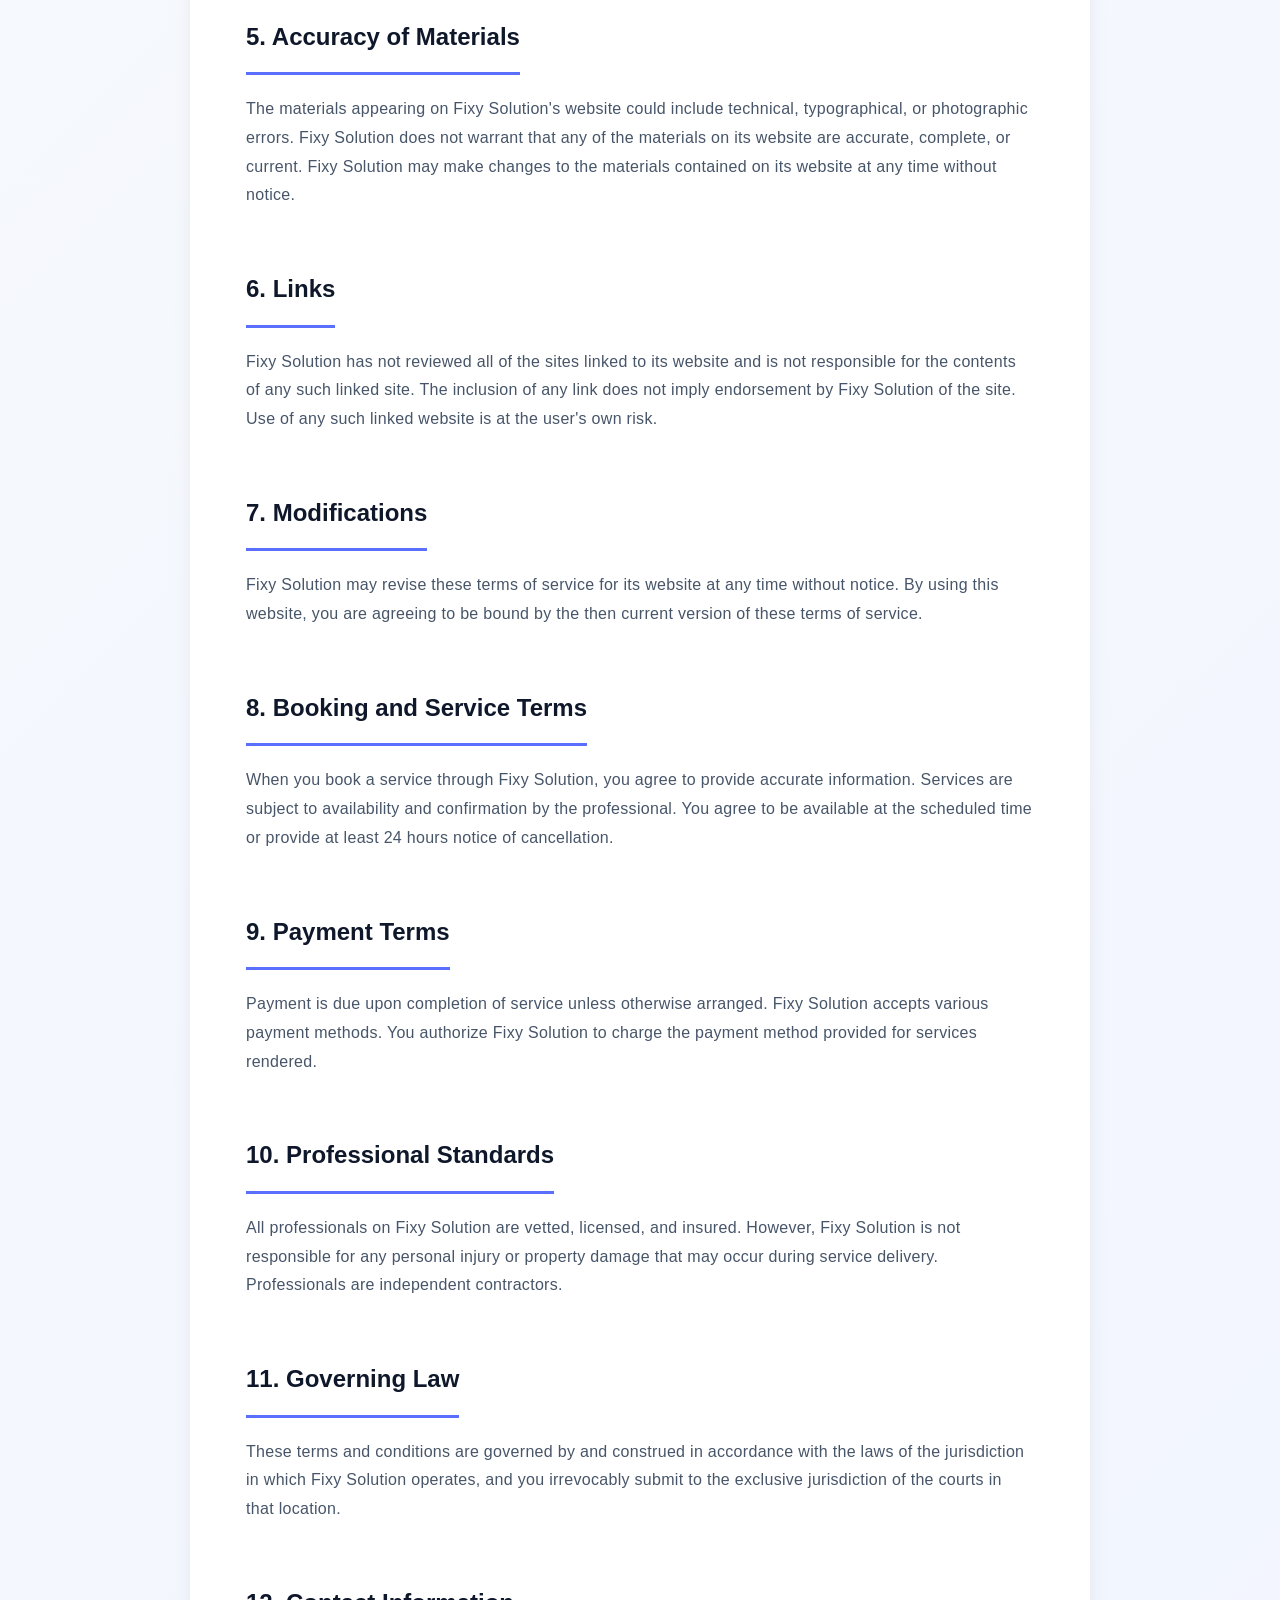
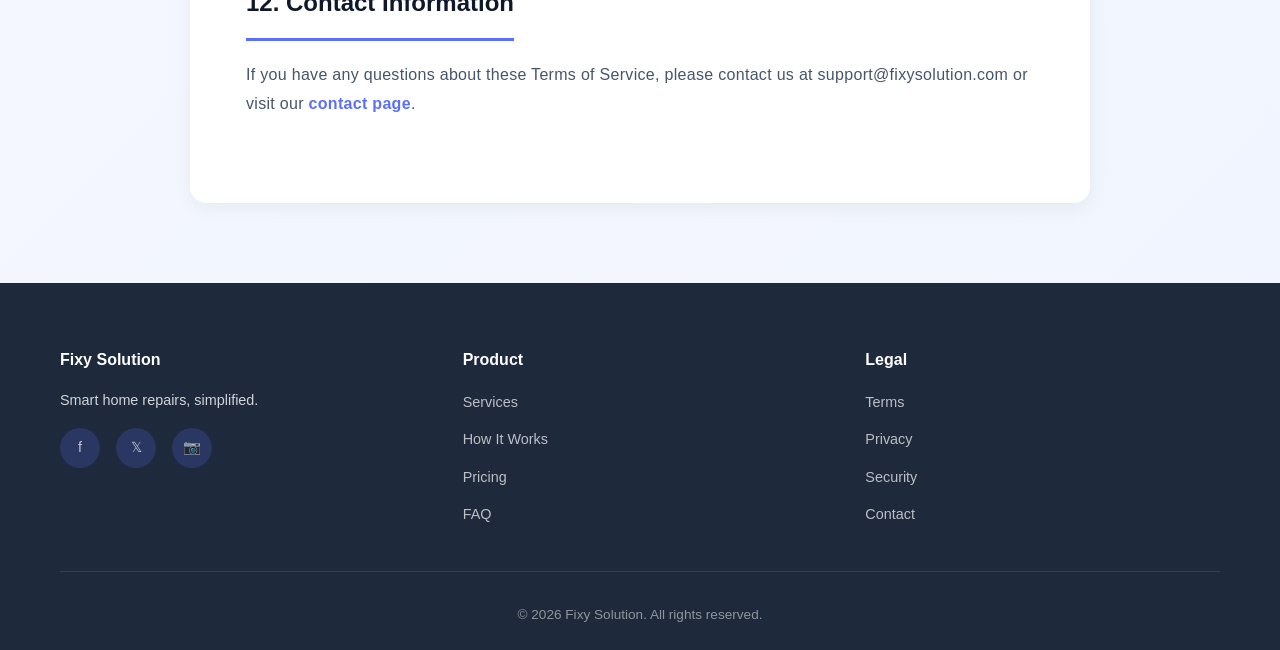
<file: terms.html>
<!DOCTYPE html>
<html lang="en">
<head>
    <meta charset="UTF-8">
    <meta name="viewport" content="width=device-width, initial-scale=1.0">
    <meta name="description" content="Terms of Service - Fixy Solution">
    <title>Terms of Service - Fixy Solution</title>
    <link rel="shortcut icon" href="logo.png">
    <link rel="stylesheet" href="styles.css">
</head>
<body>
    <!-- Navigation Header -->
    <header class="header">
        <nav class="navbar">
            <div class="container">
                <div class="nav-wrapper">
                    <div class="logo">
                        <a href="index.html"><img src="logo.png" alt="Fixy Solution" class="logo-img"></a>
                    </div>
                    <button class="mobile-menu-btn" id="mobileMenuBtn">
                        <span></span>
                        <span></span>
                        <span></span>
                    </button>
                    <ul class="nav-menu" id="navMenu">
                        <li><a href="index.html" class="nav-link">Home</a></li>
                        <li><a href="services.html" class="nav-link">Services</a></li>
                        <li><a href="how-it-works.html" class="nav-link">How It Works</a></li>
                        <li><a href="about.html" class="nav-link">About</a></li>
                        <li><a href="contact.html" class="nav-link">Contact</a></li>
                    </ul>
                    <a href="contact.html"><button class="btn btn-primary">Get Started</button></a>
                </div>
            </div>
        </nav>
    </header>

    <!-- Page Header -->
    <section class="page-header">
        <div class="container">
            <h1>Terms of Service</h1>
            <p>Please read these terms carefully before using our service</p>
        </div>
    </section>

    <!-- Terms Content -->
    <section class="legal-content">
        <div class="container">
            <div class="legal-text">
                <h2>1. Acceptance of Terms</h2>
                <p>By accessing and using Fixy Solution's website and services, you accept and agree to be bound by the terms and provision of this agreement. If you do not agree to abide by the above, please do not use this service.</p>

                <h2>2. Use License</h2>
                <p>Permission is granted to temporarily download one copy of the materials (information or software) from Fixy Solution for personal, non-commercial transitory viewing only. This is the grant of a license, not a transfer of title, and under this license you may not:</p>
                <ul>
                    <li>Modifying or copying the materials</li>
                    <li>Using the materials for any commercial purpose or for any public display</li>
                    <li>Attempting to decompile or reverse engineer any software contained on Fixy Solution</li>
                    <li>Removing any copyright or other proprietary notations from the materials</li>
                    <li>Transferring the materials to another person or "mirroring" the materials on any other server</li>
                </ul>

                <h2>3. Disclaimer</h2>
                <p>The materials on Fixy Solution's website are provided on an 'as is' basis. Fixy Solution makes no warranties, expressed or implied, and hereby disclaims and negates all other warranties including, without limitation, implied warranties or conditions of merchantability, fitness for a particular purpose, or non-infringement of intellectual property or other violation of rights.</p>

                <h2>4. Limitations</h2>
                <p>In no event shall Fixy Solution or its suppliers be liable for any damages (including, without limitation, damages for loss of data or profit, or due to business interruption) arising out of the use or inability to use the materials on Fixy Solution's website, even if Fixy Solution or a Fixy Solution authorized representative has been notified orally or in writing of the possibility of such damage.</p>

                <h2>5. Accuracy of Materials</h2>
                <p>The materials appearing on Fixy Solution's website could include technical, typographical, or photographic errors. Fixy Solution does not warrant that any of the materials on its website are accurate, complete, or current. Fixy Solution may make changes to the materials contained on its website at any time without notice.</p>

                <h2>6. Links</h2>
                <p>Fixy Solution has not reviewed all of the sites linked to its website and is not responsible for the contents of any such linked site. The inclusion of any link does not imply endorsement by Fixy Solution of the site. Use of any such linked website is at the user's own risk.</p>

                <h2>7. Modifications</h2>
                <p>Fixy Solution may revise these terms of service for its website at any time without notice. By using this website, you are agreeing to be bound by the then current version of these terms of service.</p>

                <h2>8. Booking and Service Terms</h2>
                <p>When you book a service through Fixy Solution, you agree to provide accurate information. Services are subject to availability and confirmation by the professional. You agree to be available at the scheduled time or provide at least 24 hours notice of cancellation.</p>

                <h2>9. Payment Terms</h2>
                <p>Payment is due upon completion of service unless otherwise arranged. Fixy Solution accepts various payment methods. You authorize Fixy Solution to charge the payment method provided for services rendered.</p>

                <h2>10. Professional Standards</h2>
                <p>All professionals on Fixy Solution are vetted, licensed, and insured. However, Fixy Solution is not responsible for any personal injury or property damage that may occur during service delivery. Professionals are independent contractors.</p>

                <h2>11. Governing Law</h2>
                <p>These terms and conditions are governed by and construed in accordance with the laws of the jurisdiction in which Fixy Solution operates, and you irrevocably submit to the exclusive jurisdiction of the courts in that location.</p>

                <h2>12. Contact Information</h2>
                <p>If you have any questions about these Terms of Service, please contact us at support@fixysolution.com or visit our <a href="contact.html">contact page</a>.</p>
            </div>
        </div>
    </section>

    <!-- Footer -->
    <footer class="footer">
        <div class="container">
            <div class="footer-grid">
                <div class="footer-col">
                    <h4>Fixy Solution</h4>
                    <p>Smart home repairs, simplified.</p>
                    <div class="social-links">
                        <a href="#" title="Facebook">f</a>
                        <a href="#" title="Twitter">𝕏</a>
                        <a href="#" title="Instagram">📷</a>
                    </div>
                </div>
                <div class="footer-col">
                    <h4>Product</h4>
                    <ul>
                        <li><a href="services.html">Services</a></li>
                        <li><a href="how-it-works.html">How It Works</a></li>
                        <li><a href="#">Pricing</a></li>
                        <li><a href="#">FAQ</a></li>
                    </ul>
                </div>
                <div class="footer-col">
                    <h4>Legal</h4>
                    <ul>
                        <li><a href="terms.html">Terms</a></li>
                        <li><a href="privacy.html">Privacy</a></li>
                        <li><a href="security.html">Security</a></li>
                        <li><a href="contact.html">Contact</a></li>
                    </ul>
                </div>
            </div>
            <div class="footer-bottom">
                <p>&copy; 2026 Fixy Solution. All rights reserved.</p>
            </div>
        </div>
    </footer>

    <script src="script.js"></script>
</body>
</html>
</file>
<file: styles.css>
/* ==========================================
   FIXY SOLUTION - BLOG STYLE DESIGN
   ========================================== */

* {
    margin: 0;
    padding: 0;
    box-sizing: border-box;
}

:root {
    --primary: #5B6FFF;
    --primary-dark: #4A5BE8;
    --primary-light: #7C8FFF;
    --secondary: #00D4FF;
    --accent: #FF6B9D;
    --success: #10B981;
    --warning: #F59E0B;

    --dark: #0F172A;
    --dark-soft: #1E293B;
    --gray-dark: #475569;
    --gray: #64748B;
    --gray-light: #CBD5E1;
    --gray-lighter: #E2E8F0;
    --bg-light: #F8FAFC;
    --white: #FFFFFF;

    --transition: all 0.3s cubic-bezier(0.4, 0, 0.2, 1);
    --transition-fast: all 0.2s ease;
    --shadow: 0 8px 16px rgba(0, 0, 0, 0.08);
    --shadow-md: 0 12px 24px rgba(0, 0, 0, 0.12);
    --shadow-lg: 0 20px 40px rgba(0, 0, 0, 0.15);
}

html {
    scroll-behavior: smooth;
}

body {
    font-family: -apple-system, BlinkMacSystemFont, 'Segoe UI', Roboto, 'Helvetica Neue', Arial, sans-serif;
    color: var(--dark);
    background: #FAFBFC;
    line-height: 1.6;
    overflow-x: hidden;
}

.container {
    max-width: 1200px;
    margin: 0 auto;
    padding: 0 20px;
}

/* Responsive padding adjustments */
@media (max-width: 768px) {
    .container {
        padding: 0 16px;
    }
}

@media (max-width: 480px) {
    .container {
        padding: 0 12px;
    }
}

/* ==========================================
   HEADER
   ========================================== */

.header {
    position: sticky;
    top: 0;
    z-index: 1000;
    background: rgba(248, 250, 252, 0.8);
    backdrop-filter: blur(12px);
    border-bottom: 1px solid var(--gray-lighter);
    padding: 1rem 0;
    transition: var(--transition);
}

.navbar {
    width: 100%;
}

.nav-wrapper {
    display: flex;
    justify-content: space-between;
    align-items: center;
    gap: 2rem;
    flex-wrap: wrap;
}

@media (max-width: 768px) {
    .nav-wrapper {
        gap: 1rem;
    }
}

.logo {
    display: flex;
    align-items: center;
    gap: 0.75rem;
    font-size: 1.25rem;
    font-weight: 800;
    color: var(--primary);
    text-decoration: none;
    transition: var(--transition);
}

.logo:hover {
    transform: scale(1.05);
}

.logo svg {
    width: 38px;
    height: 38px;
}

.logo-img {
    height: 38px;
    width: auto;
    display: block;
    object-fit: contain;
}

.logo a {
    display: flex;
    align-items: center;
    gap: 0.75rem;
    color: inherit;
    text-decoration: none;
}

.nav-menu {
    display: flex;
    list-style: none;
    gap: 2.5rem;
    margin: 0;
}

.nav-link {
    text-decoration: none;
    color: var(--gray);
    font-weight: 500;
    font-size: 0.95rem;
    transition: var(--transition);
    position: relative;
}

.nav-link:hover,
.nav-link.active {
    color: var(--primary);
}

.nav-link.active::after {
    content: '';
    position: absolute;
    bottom: -8px;
    left: 0;
    width: 100%;
    height: 2px;
    background: var(--primary);
    border-radius: 2px;
}

.mobile-menu-btn {
    display: none;
    flex-direction: column;
    gap: 5px;
    background: none;
    border: none;
    cursor: pointer;
    padding: 8px;
}

.mobile-menu-btn span {
    width: 24px;
    height: 2.5px;
    background: var(--dark);
    border-radius: 2px;
    transition: var(--transition);
}

.mobile-menu-btn.active span:nth-child(1) {
    transform: rotate(45deg) translate(10px, 10px);
}

.mobile-menu-btn.active span:nth-child(2) {
    opacity: 0;
}

.mobile-menu-btn.active span:nth-child(3) {
    transform: rotate(-45deg) translate(7px, -7px);
}

/* ==========================================
   BUTTONS
   ========================================== */

.btn {
    padding: 0.75rem 1.75rem;
    border: none;
    border-radius: 8px;
    font-weight: 600;
    font-size: 0.95rem;
    cursor: pointer;
    transition: var(--transition);
    text-decoration: none;
    display: inline-block;
    font-family: inherit;
}

.btn-primary {
    background: linear-gradient(135deg, var(--primary) 0%, var(--primary-dark) 100%);
    color: white;
    box-shadow: var(--shadow);
}

.btn-primary:hover {
    transform: translateY(-2px);
    box-shadow: var(--shadow-md);
}

.btn-secondary {
    background: var(--primary);
    color: white;
    box-shadow: var(--shadow);
}

.btn-secondary:hover {
    transform: translateY(-2px);
    box-shadow: var(--shadow-md);
    background: var(--primary-dark);
}

.btn-outline {
    background: transparent;
    color: var(--primary);
    border: 2px solid var(--primary);
}

.btn-outline:hover {
    background: var(--primary);
    color: white;
    transform: translateY(-2px);
}

.btn-lg {
    padding: 1rem 2.5rem;
    font-size: 1rem;
}

@media (max-width: 768px) {
    .btn {
        font-size: 0.9rem;
        padding: 0.65rem 1.5rem;
    }
    
    .btn-lg {
        padding: 0.9rem 2rem;
        font-size: 0.95rem;
    }
}

@media (max-width: 480px) {
    .btn {
        padding: 0.6rem 1.2rem;
        font-size: 0.85rem;
    }
    
    .btn-lg {
        padding: 0.75rem 1.5rem;
        font-size: 0.9rem;
        width: 100%;
    }
}

/* ==========================================
    HERO SECTION - REDESIGNED
    ========================================== */

.hero-redesign {
    padding: 6rem 0;
    background: linear-gradient(135deg, #F8FAFC 0%, #F1F5FF 100%);
    overflow: hidden;
}

.hero-grid {
    display: grid;
    grid-template-columns: 1fr 1fr;
    gap: 4rem;
    align-items: center;
}

.hero-content-new {
    display: flex;
    flex-direction: column;
    gap: 1.5rem;
}

.hero-badge-new {
    display: inline-block;
    background: rgba(91, 111, 255, 0.1);
    color: var(--primary);
    padding: 0.6rem 1.2rem;
    border-radius: 20px;
    font-size: 0.9rem;
    font-weight: 600;
    width: fit-content;
}

.hero-content-new h1 {
    font-size: 3.5rem;
    font-weight: 800;
    color: var(--dark);
    line-height: 1.2;
    margin: 0;
}

.hero-content-new p {
    font-size: 1.15rem;
    color: var(--gray);
    line-height: 1.7;
    margin: 0;
}

.hero-cta-new {
    display: flex;
    gap: 1rem;
    margin-top: 0.5rem;
}

.hero-benefits {
    display: flex;
    flex-direction: column;
    gap: 0.8rem;
    margin-top: 1rem;
}

.benefit-item {
    display: flex;
    align-items: center;
    gap: 0.75rem;
    font-size: 0.95rem;
    color: var(--gray-dark);
    font-weight: 500;
}

.benefit-icon {
    color: var(--success);
    font-weight: 700;
    font-size: 1.2rem;
}

/* Hero Visual */
.hero-visual-new {
    position: relative;
    height: 500px;
    display: flex;
    align-items: center;
    justify-content: center;
    border-radius: 14px;
    overflow: hidden;
}

.hero-image {
    width: 100%;
    height: 100%;
    object-fit: cover;
    border-radius: 14px;
    box-shadow: var(--shadow-md);
}

.hero {
    position: relative;
    padding: 8rem 0;
    background: linear-gradient(135deg, #F8FAFC 0%, #F1F5FF 50%, #E0E7FF 100%);
    overflow: hidden;
    background-attachment: fixed !important;
}

.hero-overlay {
    position: absolute;
    top: 0;
    left: 0;
    right: 0;
    bottom: 0;
    background: linear-gradient(135deg, rgba(248, 250, 252, 0.92) 0%, rgba(241, 245, 255, 0.88) 50%, rgba(224, 231, 255, 0.90) 100%);
    z-index: 1;
}

.hero-blur {
    position: absolute;
    width: 500px;
    height: 500px;
    background: radial-gradient(circle, rgba(91, 111, 255, 0.15) 0%, transparent 70%);
    border-radius: 50%;
    top: -100px;
    right: -100px;
    filter: blur(40px);
    z-index: 2;
}

.hero::after {
    content: '';
    position: absolute;
    width: 400px;
    height: 400px;
    background: radial-gradient(circle, rgba(0, 212, 255, 0.1) 0%, transparent 70%);
    border-radius: 50%;
    bottom: -50px;
    left: -100px;
    filter: blur(40px);
    z-index: 2;
}

.hero-content {
    position: relative;
    z-index: 3;
    text-align: center;
    max-width: 800px;
    margin: 0 auto;
}

.hero-badge {
    display: inline-block;
    padding: 0.5rem 1.25rem;
    background: rgba(91, 111, 255, 0.1);
    color: var(--primary);
    border-radius: 30px;
    font-size: 0.85rem;
    font-weight: 600;
    margin-bottom: 1.5rem;
}

.hero h1 {
    font-size: 3.5rem;
    font-weight: 800;
    line-height: 1.2;
    margin-bottom: 1rem;
    color: var(--dark);
}

.hero>.container>.hero-content>p {
    font-size: 1.1rem;
    color: var(--gray);
    margin-bottom: 2rem;
    line-height: 1.8;
}

.hero-cta {
    display: flex;
    gap: 1.5rem;
    justify-content: center;
    margin-bottom: 4rem;
    flex-wrap: wrap;
}

.hero-stats {
    display: grid;
    grid-template-columns: repeat(3, 1fr);
    gap: 2rem;
    margin-top: 3rem;
}

.hero-stat {
    text-align: center;
}

.stat-value {
    font-size: 2rem;
    font-weight: 800;
    color: var(--primary);
}

.stat-text {
    font-size: 0.9rem;
    color: var(--gray);
    margin-top: 0.5rem;
}

/* ==========================================
   WHY SECTION
   ========================================== */

.why-section {
    padding: 6rem 0;
    background: var(--white);
}

.section-header {
    text-align: center;
    margin-bottom: 4rem;
}

.section-header h2 {
    font-size: 2.5rem;
    font-weight: 800;
    color: var(--dark);
    margin-bottom: 0.75rem;
}

.section-header p {
    font-size: 1.05rem;
    color: var(--gray);
}

.why-grid {
    display: grid;
    grid-template-columns: repeat(auto-fit, minmax(260px, 1fr));
    gap: 2rem;
}

.why-card {
    padding: 2.5rem 2rem;
    background: linear-gradient(135deg, #F8FAFC 0%, #F1F5FF 100%);
    border-radius: 12px;
    border: 1px solid var(--gray-lighter);
    transition: var(--transition);
    text-align: center;
}

.why-card:hover {
    transform: translateY(-5px);
    border-color: var(--primary);
    box-shadow: var(--shadow-md);
}

.why-icon {
    font-size: 2.5rem;
    margin-bottom: 1rem;
}

.why-card h3 {
    font-size: 1.15rem;
    font-weight: 700;
    color: var(--dark);
    margin-bottom: 0.75rem;
}

.why-card p {
    color: var(--gray);
    font-size: 0.9rem;
    line-height: 1.6;
}

/* ==========================================
   SERVICES SHOWCASE
   ========================================== */

.services-showcase {
    padding: 6rem 0;
    background: linear-gradient(135deg, #F8FAFC 0%, #E0E7FF 100%);
}

.services-showcase-grid {
    display: grid;
    grid-template-columns: repeat(auto-fit, minmax(240px, 1fr));
    gap: 2rem;
}

.service-showcase-card {
    position: relative;
    padding: 2rem;
    background: white;
    border-radius: 16px;
    border: 1px solid var(--gray-lighter);
    text-decoration: none;
    color: inherit;
    cursor: pointer;
    transition: var(--transition);
    overflow: hidden;
    display: flex;
    flex-direction: column;
    align-items: center;
    text-align: center;
    box-shadow: 0 4px 12px rgba(0, 0, 0, 0.05);
}

.service-showcase-card::before {
    content: '';
    position: absolute;
    top: 0;
    left: 0;
    right: 0;
    height: 4px;
    background: linear-gradient(90deg, var(--primary), var(--secondary));
    transform: scaleX(0);
    transform-origin: left;
    transition: transform 0.3s ease;
    z-index: 10;
}

.service-showcase-card:hover {
    border-color: var(--primary);
    box-shadow: 0 20px 40px rgba(91, 111, 255, 0.18);
    transform: translateY(-8px);
}

.service-showcase-card:hover::before {
    transform: scaleX(1);
}

.service-showcase-card[data-service="plumbing"]::before {
    background: linear-gradient(90deg, #5B6FFF, #4A5BE8);
}

.service-showcase-card[data-service="electrical"]::before {
    background: linear-gradient(90deg, #00D4FF, #0EA5E9);
}

.service-showcase-card[data-service="carpentry"]::before {
    background: linear-gradient(90deg, #F59E0B, #FBBF24);
}

.service-showcase-card[data-service="hvac"]::before {
    background: linear-gradient(90deg, #8B5CF6, #7C3AED);
}

.service-showcase-card[data-service="handyman"]::before {
    background: linear-gradient(90deg, #10B981, #059669);
}

.service-showcase-card[data-service="more"]::before {
    background: linear-gradient(90deg, #FF6B9D, #EC4899);
}

.service-card-icon {
    width: 80px;
    height: 80px;
    background: linear-gradient(135deg, #F5F7FF 0%, #E8ECFF 100%);
    border-radius: 14px;
    display: flex;
    align-items: center;
    justify-content: center;
    margin-bottom: 1.2rem;
    transition: var(--transition);
}

.service-card-icon svg {
    width: 50px;
    height: 50px;
}

.service-showcase-card:hover .service-card-icon {
    background: linear-gradient(135deg, #E0E7FF 0%, #D4DBFF 100%);
    transform: scale(1.1);
}

.service-showcase-card h3 {
    font-size: 1.2rem;
    font-weight: 700;
    color: var(--dark);
    margin-bottom: 0.5rem;
}

.service-showcase-card p {
    color: var(--gray);
    font-size: 0.9rem;
    margin-bottom: 1rem;
    flex-grow: 1;
}

.service-arrow {
    display: inline-block;
    color: var(--primary);
    font-size: 1.5rem;
    font-weight: 700;
    transition: var(--transition);
    transform: translateX(0);
}

.service-showcase-card:hover .service-arrow {
    transform: translateX(4px);
    color: var(--primary-dark);
}

/* ==========================================
   HOW IT WORKS
   ========================================== */

.how-works {
    padding: 6rem 0;
    background: linear-gradient(135deg, #F8FAFC 0%, #F1F5FF 100%);
}

.steps-grid {
    display: flex;
    align-items: center;
    justify-content: center;
    gap: 1.5rem;
    flex-wrap: wrap;
    margin-top: 3rem;
}

.step-card {
    background: white;
    padding: 2.5rem 2rem;
    border-radius: 16px;
    border: 1px solid var(--gray-lighter);
    box-shadow: 0 4px 12px rgba(0, 0, 0, 0.05);
    transition: var(--transition);
    flex: 1;
    min-width: 280px;
    max-width: 320px;
    text-align: center;
    display: flex;
    flex-direction: column;
}

.step-card:hover {
    transform: translateY(-8px);
    box-shadow: 0 16px 32px rgba(91, 111, 255, 0.15);
    border-color: var(--primary);
}

.step-icon-wrapper {
    position: relative;
    width: 80px;
    height: 80px;
    margin: 0 auto 1.5rem;
    display: flex;
    align-items: center;
    justify-content: center;
}

.step-icon-bg {
    position: absolute;
    width: 100%;
    height: 100%;
    opacity: 0.3;
    transition: var(--transition);
}

.step-card:hover .step-icon-bg {
    opacity: 0.6;
}

.step-icon {
    font-size: 2rem;
    font-weight: 900;
    color: var(--primary);
    z-index: 2;
    position: relative;
}

.step-card h3 {
    font-size: 1.3rem;
    font-weight: 800;
    color: var(--dark);
    margin-bottom: 0.75rem;
}

.step-card>p {
    color: var(--gray);
    font-size: 0.95rem;
    line-height: 1.6;
    margin-bottom: 1.5rem;
    flex-grow: 1;
}

.step-features {
    list-style: none;
    padding: 0;
    margin: 0;
    text-align: left;
}

.step-features li {
    color: var(--gray);
    font-size: 0.85rem;
    padding: 0.5rem 0;
    padding-left: 1.5rem;
    position: relative;
}

.step-features li::before {
    content: '✓';
    position: absolute;
    left: 0;
    color: var(--primary);
    font-weight: 800;
}

.step-arrow {
    font-size: 2rem;
    color: var(--primary);
    font-weight: 700;
    display: none;
}

@media (min-width: 900px) {
    .step-arrow {
        display: block;
    }
}

/* ==========================================
   TRUST & SECURITY
   ========================================== */

/* ==========================================
   FEATURED WORK GALLERY
   ========================================== */

.featured-work {
    padding: 6rem 0;
    background: var(--white);
}

.gallery-grid {
    display: grid;
    grid-template-columns: repeat(auto-fit, minmax(280px, 1fr));
    gap: 2rem;
    margin-top: 3rem;
}

.gallery-item {
    position: relative;
    border-radius: 16px;
    overflow: hidden;
    height: 300px;
    cursor: pointer;
}

.gallery-image-placeholder {
    width: 100%;
    height: 100%;
    display: flex;
    align-items: center;
    justify-content: center;
    background: var(--bg-light);
    position: relative;
}

.gallery-image-placeholder img {
    width: 100%;
    height: 100%;
    object-fit: cover;
    transition: var(--transition);
}

.gallery-item:hover .gallery-image-placeholder img {
    transform: scale(1.05);
    filter: brightness(0.8);
}

.gallery-overlay {
    position: absolute;
    bottom: 0;
    left: 0;
    right: 0;
    background: linear-gradient(180deg, transparent 0%, rgba(0, 0, 0, 0.8) 100%);
    color: white;
    padding: 2rem 1.5rem 1.5rem;
    transform: translateY(20px);
    transition: var(--transition);
}

.gallery-item:hover .gallery-overlay {
    transform: translateY(0);
}

.gallery-overlay h3 {
    font-size: 1.1rem;
    font-weight: 700;
    margin-bottom: 0.25rem;
}

.gallery-overlay p {
    font-size: 0.9rem;
    opacity: 0.9;
}

/* ==========================================
    TESTIMONIALS
    ========================================== */

.testimonials {
    padding: 6rem 0;
    background: linear-gradient(135deg, #F8FAFC 0%, #E0E7FF 100%);
}

.testimonials-grid {
    display: grid;
    grid-template-columns: repeat(auto-fit, minmax(300px, 1fr));
    gap: 2rem;
    margin-top: 3rem;
}

.testimonial-card {
    padding: 2rem;
    background: white;
    border-radius: 12px;
    border: 2px solid var(--gray-lighter);
    transition: var(--transition);
    display: flex;
    flex-direction: column;
}

.testimonial-card:hover {
    box-shadow: var(--shadow-md);
    border-color: var(--primary);
    transform: translateY(-4px);
}

.testimonial-header {
    display: flex;
    align-items: center;
    gap: 1rem;
    margin-bottom: 1.5rem;
}

.testimonial-avatar {
    width: 60px;
    height: 60px;
    border-radius: 50%;
    overflow: hidden;
    flex-shrink: 0;
}

.testimonial-avatar img {
    width: 100%;
    height: 100%;
    object-fit: cover;
}

.testimonial-info h4 {
    font-size: 1rem;
    font-weight: 700;
    color: var(--dark);
    margin-bottom: 0.25rem;
}

.rating {
    font-size: 0.9rem;
    color: var(--warning);
}

.testimonial-card p {
    color: var(--gray);
    font-size: 0.9rem;
    line-height: 1.7;
    font-style: italic;
}

/* ==========================================
    TRUST & SECURITY
    ========================================== */

.trust-security {
    padding: 6rem 0;
    background: var(--white);
}

.trust-grid {
    display: grid;
    grid-template-columns: 1fr 1fr;
    gap: 4rem;
    align-items: center;
}

.trust-image {
    width: 100%;
    border-radius: 16px;
    overflow: hidden;
    height: 400px;
}

.trust-image img {
    width: 100%;
    height: 100%;
    object-fit: cover;
}

.trust-info h2 {
    font-size: 2.2rem;
    font-weight: 800;
    color: var(--dark);
    margin-bottom: 1rem;
}

.trust-info>p {
    color: var(--gray);
    font-size: 1rem;
    margin-bottom: 2rem;
    line-height: 1.8;
}

.trust-points {
    list-style: none;
    margin-bottom: 2rem;
}

.trust-points li {
    padding: 0.75rem 0;
    color: var(--dark);
    font-weight: 500;
    font-size: 0.95rem;
}

.trust-visual {
    position: relative;
    height: 400px;
}

.trust-card-1,
.trust-card-2,
.trust-card-3 {
    position: absolute;
    width: 200px;
    padding: 2rem;
    background: white;
    border-radius: 12px;
    box-shadow: var(--shadow-md);
    text-align: center;
    border: 2px solid var(--gray-lighter);
}

.trust-card-1 {
    top: 0;
    left: 0;
    background: linear-gradient(135deg, #E0E7FF 0%, #EFF6FF 100%);
    border-color: var(--primary);
}

.trust-card-2 {
    top: 50%;
    right: 0;
    transform: translateY(-50%);
    background: linear-gradient(135deg, #DBEAFE 0%, #E0F2FE 100%);
    border-color: var(--secondary);
}

.trust-card-3 {
    bottom: 0;
    left: 50%;
    transform: translateX(-50%);
    background: linear-gradient(135deg, #DCFCE7 0%, #E7F5E0 100%);
    border-color: var(--success);
}

.trust-card-num {
    font-size: 1.75rem;
    font-weight: 800;
    color: var(--primary);
    margin-bottom: 0.5rem;
}

.trust-card-text {
    font-size: 0.85rem;
    color: var(--gray);
    font-weight: 600;
}

/* ==========================================
   CTA BANNER
   ========================================== */

.cta-banner {
    padding: 5rem 0;
    background: linear-gradient(135deg, var(--primary) 0%, var(--primary-dark) 100%);
    color: white;
    text-align: center;
}

.cta-content h2 {
    font-size: 2.5rem;
    font-weight: 800;
    margin-bottom: 0.75rem;
}

.cta-content p {
    font-size: 1.05rem;
    margin-bottom: 2rem;
    opacity: 0.9;
}

/* ==========================================
   FOOTER
   ========================================== */

.footer {
    background: var(--dark-soft);
    color: rgba(255, 255, 255, 0.8);
    padding: 4rem 0 1.5rem;
}

.footer-grid {
    display: grid;
    grid-template-columns: repeat(auto-fit, minmax(220px, 1fr));
    gap: 3rem;
    margin-bottom: 2rem;
}

.footer-col h4 {
    color: white;
    margin-bottom: 1rem;
    font-weight: 700;
}

.footer-col p {
    font-size: 0.9rem;
    line-height: 1.6;
    margin-bottom: 1rem;
}

.footer-col ul {
    list-style: none;
}

.footer-col ul li {
    margin-bottom: 0.75rem;
}

.footer-col a {
    color: rgba(255, 255, 255, 0.7);
    text-decoration: none;
    transition: var(--transition);
    font-size: 0.9rem;
}

.footer-col a:hover {
    color: var(--primary);
}

.social-links {
    display: flex;
    gap: 1rem;
    margin-top: 1rem;
}

.social-links a {
    width: 40px;
    height: 40px;
    background: rgba(91, 111, 255, 0.2);
    border-radius: 50%;
    display: flex;
    align-items: center;
    justify-content: center;
    transition: var(--transition);
}

.social-links a:hover {
    background: var(--primary);
    color: white;
}

.footer-bottom {
    padding-top: 2rem;
    border-top: 1px solid rgba(255, 255, 255, 0.1);
    text-align: center;
    color: rgba(255, 255, 255, 0.5);
    font-size: 0.85rem;
}

/* ==========================================
   RESPONSIVE DESIGN
   ========================================== */

@media (max-width: 1024px) {
    .hero h1 {
        font-size: 2.5rem;
    }

    .trust-grid {
        grid-template-columns: 1fr;
    }

    .trust-visual {
        height: 300px;
    }

    .trust-card-1,
    .trust-card-2,
    .trust-card-3 {
        width: 160px;
        padding: 1.5rem;
    }

    .hero-stats {
        grid-template-columns: repeat(3, 1fr);
    }
}

@media (max-width: 768px) {
    .hero {
        padding: 5rem 0;
    }

    .hero h1 {
        font-size: 2rem;
    }

    .hero-cta {
        flex-direction: column;
        gap: 1rem;
    }

    .btn {
        width: 100%;
        text-align: center;
    }

    .nav-menu {
        position: fixed;
        left: -100%;
        top: 70px;
        flex-direction: column;
        background-color: white;
        width: 100%;
        text-align: center;
        transition: 0.3s;
        padding: 2rem 0;
        gap: 1.5rem;
        box-shadow: var(--shadow-lg);
        z-index: 999;
    }

    .nav-menu.active {
        left: 0;
    }

    .mobile-menu-btn {
        display: flex;
    }

    .section-header h2 {
        font-size: 1.8rem;
    }

    .services-showcase-grid {
        grid-template-columns: repeat(2, 1fr);
    }

    .services-showcase-redesign-grid {
        grid-template-columns: repeat(2, 1fr);
        gap: 1.5rem;
        max-width: 100%;
    }

    .steps-grid {
        flex-direction: column;
        gap: 2rem;
    }

    .step-card {
        max-width: 100%;
    }

    .step-arrow {
        display: none !important;
    }

    .trust-info h2 {
        font-size: 1.75rem;
    }

    .trust-visual {
        display: none;
    }

    .cta-content h2 {
        font-size: 1.8rem;
    }

    .hero-stats {
        grid-template-columns: repeat(3, 1fr);
        gap: 1rem;
    }

    .stat-value {
        font-size: 1.5rem;
    }

    .stat-text {
        font-size: 0.8rem;
    }
}

@media (max-width: 480px) {
    .hero h1 {
        font-size: 1.5rem;
    }

    .hero {
        padding: 3rem 0;
    }

    .section-header h2 {
        font-size: 1.5rem;
    }

    .section-header p {
        font-size: 0.95rem;
    }

    .why-grid {
        grid-template-columns: 1fr;
    }

    .services-showcase-grid {
        grid-template-columns: 1fr;
    }

    .hero-cta {
        flex-direction: column;
    }

    .step-item {
        grid-template-columns: 50px 1fr;
    }

    .step-counter {
        font-size: 1.5rem;
    }

    .why-card {
        padding: 1.5rem 1rem;
    }

    .cta-banner {
        padding: 3rem 0;
    }

    .cta-content h2 {
        font-size: 1.5rem;
    }

    .footer-grid {
        grid-template-columns: 1fr;
        gap: 1.5rem;
    }

    .trust-points {
        font-size: 0.85rem;
    }

    .stat-value {
        font-size: 1.25rem;
    }

    .stat-text {
        font-size: 0.7rem;
    }
}

/* ==========================================
       PAGE HEADER
       ========================================== */

.page-header {
    background: linear-gradient(135deg, var(--primary) 0%, var(--primary-dark) 100%);
    color: white;
    padding: 4rem 0;
    text-align: center;
}

.page-header h1 {
    font-size: 2.5rem;
    font-weight: 800;
    margin-bottom: 0.5rem;
}

.page-header p {
    font-size: 1.05rem;
    opacity: 0.9;
}

/* ==========================================
       SERVICES PAGE
       ========================================== */

.services-section {
    padding: 6rem 0;
    background: var(--white);
}

.services-section {
    padding: 6rem 0;
}

.services-grid {
    display: grid;
    grid-template-columns: repeat(auto-fit, minmax(300px, 1fr));
    gap: 2.5rem;
    margin-top: 3rem;
}

.service-item {
    padding: 0;
    border-radius: 16px;
    border: 1px solid var(--gray-lighter);
    background: white;
    transition: var(--transition);
    display: flex;
    flex-direction: column;
    height: 100%;
    position: relative;
    overflow: hidden;
    box-shadow: 0 4px 12px rgba(0, 0, 0, 0.05);
}

.service-item:hover {
    border-color: var(--primary);
    box-shadow: 0 24px 48px rgba(91, 111, 255, 0.18);
    transform: translateY(-10px);
}

.service-card-header {
    position: relative;
    width: 100%;
    overflow: hidden;
}

.service-badge {
    position: absolute;
    top: 12px;
    right: 12px;
    background: linear-gradient(135deg, var(--accent) 0%, #FF8FB1 100%);
    color: white;
    padding: 0.4rem 0.8rem;
    border-radius: 20px;
    font-size: 0.7rem;
    font-weight: 700;
    text-transform: uppercase;
    letter-spacing: 0.5px;
    z-index: 10;
    box-shadow: 0 4px 12px rgba(255, 107, 157, 0.3);
}

.service-image {
    width: 100%;
    height: 160px;
    display: flex;
    align-items: center;
    justify-content: center;
    background: linear-gradient(135deg, #F5F7FF 0%, #E8ECFF 100%);
    position: relative;
}

.service-image svg {
    width: 100%;
    height: 100%;
    max-width: 140px;
    max-height: 140px;
}

.service-content {
    padding: 1.8rem 1.8rem 0 1.8rem;
    flex-grow: 1;
}

.service-item h3 {
    font-size: 1.25rem;
    font-weight: 800;
    color: var(--dark);
    margin-bottom: 0.5rem;
}

.service-intro {
    color: var(--gray);
    font-size: 0.9rem;
    margin-bottom: 1.2rem;
    line-height: 1.5;
}

.service-list {
    list-style: none;
    margin-bottom: 0;
    display: flex;
    flex-direction: column;
    gap: 0.4rem;
}

.service-list li {
    padding: 0.5rem 0;
    color: var(--gray);
    font-size: 0.82rem;
    line-height: 1.5;
    position: relative;
    padding-left: 1.5rem;
}

.service-list li::before {
    content: '✓';
    position: absolute;
    left: 0;
    color: var(--success);
    font-weight: 800;
    font-size: 0.9rem;
}

.service-footer {
    padding: 1.8rem;
    border-top: 1px solid var(--gray-lighter);
    display: flex;
    flex-direction: column;
    gap: 1.2rem;
}

.service-desc {
    color: var(--gray);
    font-size: 0.85rem;
    line-height: 1.6;
    margin-bottom: 0;
}

.btn-sm {
    padding: 0.65rem 1.5rem;
    font-size: 0.9rem;
    width: 100%;
    text-align: center;
    border-radius: 8px;
}

.service-features {
    padding: 6rem 0;
    background: linear-gradient(135deg, #F8FAFC 0%, #E0E7FF 100%);
}

.features-grid {
    display: grid;
    grid-template-columns: repeat(auto-fit, minmax(260px, 1fr));
    gap: 2rem;
    margin-top: 3rem;
}

.feature-item {
    padding: 2rem;
    background: white;
    border-radius: 12px;
    border: 1px solid var(--gray-lighter);
    text-align: center;
    transition: var(--transition);
}

.feature-item:hover {
    box-shadow: var(--shadow-md);
    border-color: var(--primary);
}

.feature-num {
    font-size: 2.5rem;
    font-weight: 800;
    color: var(--primary);
    margin-bottom: 0.75rem;
}

.feature-item h3 {
    font-size: 1.15rem;
    font-weight: 700;
    color: var(--dark);
    margin-bottom: 0.75rem;
}

.feature-item p {
    color: var(--gray);
    font-size: 0.9rem;
}

/* ==========================================
       HOW IT WORKS PAGE
       ========================================== */

.how-works-main {
    padding: 6rem 0;
    background: var(--white);
}

.steps-grid {
    display: grid;
    grid-template-columns: repeat(auto-fit, minmax(300px, 1fr));
    gap: 2.5rem;
    margin-top: 3rem;
}

.step-card {
    padding: 2rem;
    background: white;
    border-radius: 16px;
    border: 2px solid var(--gray-lighter);
    transition: var(--transition);
    display: flex;
    flex-direction: column;
    position: relative;
    overflow: hidden;
    text-align: center;
}

.step-card::before {
    content: '';
    position: absolute;
    top: 0;
    left: 0;
    right: 0;
    height: 4px;
    background: linear-gradient(90deg, var(--primary) 0%, var(--primary-light) 100%);
}

.step-card:hover {
    border-color: var(--primary);
    box-shadow: 0 20px 40px rgba(91, 111, 255, 0.15);
    transform: translateY(-8px);
}

.step-visual {
    width: 150px;
    height: 150px;
    margin: 1rem auto 1.5rem;
    display: flex;
    align-items: center;
    justify-content: center;
}

.step-visual svg {
    width: 100%;
    height: 100%;
}

.step-number {
    position: absolute;
    top: 1.5rem;
    right: 1.5rem;
    width: 50px;
    height: 50px;
    background: linear-gradient(135deg, var(--primary), var(--primary-dark));
    color: white;
    border-radius: 50%;
    display: flex;
    align-items: center;
    justify-content: center;
    font-size: 1.5rem;
    font-weight: 800;
}

.step-card h3 {
    font-size: 1.3rem;
    font-weight: 800;
    color: var(--dark);
    margin-bottom: 0.75rem;
    margin-top: 1rem;
}

.step-card>p {
    color: var(--gray);
    font-size: 0.9rem;
    line-height: 1.6;
    margin-bottom: 1.5rem;
    flex-grow: 1;
}

.step-features {
    list-style: none;
    text-align: left;
    margin: 1rem 0 0 0;
    padding-top: 1rem;
    border-top: 1px solid var(--gray-lighter);
}

.step-features li {
    color: var(--gray);
    font-size: 0.85rem;
    padding: 0.5rem 0;
}

.step-features li::before {
    content: '✓';
    color: var(--success);
    font-weight: 800;
    margin-right: 0.75rem;
}

.timeline-section {
    padding: 6rem 0;
    background: linear-gradient(135deg, #F8FAFC 0%, #E0E7FF 100%);
}

.timeline-horizontal {
    display: flex;
    justify-content: space-between;
    align-items: flex-start;
    gap: 0.5rem;
    margin-top: 3rem;
    flex-wrap: wrap;
}

.timeline-item-h {
    flex: 1;
    min-width: 150px;
    text-align: center;
}

.timeline-circle {
    width: 80px;
    height: 80px;
    margin: 0 auto 1rem;
    display: flex;
    align-items: center;
    justify-content: center;
}

.timeline-circle svg {
    width: 100%;
    height: 100%;
}

.timeline-item-h h4 {
    font-size: 1rem;
    font-weight: 700;
    color: var(--dark);
    margin-bottom: 0.5rem;
}

.timeline-item-h>p {
    color: var(--gray);
    font-size: 0.85rem;
    margin-bottom: 0.75rem;
    line-height: 1.5;
}

.timeline-duration {
    display: block;
    color: var(--primary);
    font-weight: 800;
    font-size: 0.9rem;
}

.timeline-arrow {
    font-size: 1.5rem;
    color: var(--primary);
    font-weight: 700;
    display: flex;
    align-items: center;
    min-width: 20px;
    justify-content: center;
    margin-top: 1.5rem;
}

.faq-section {
    padding: 6rem 0;
    background: var(--white);
}

.faq-accordion {
    max-width: 800px;
    margin: 3rem auto 0;
}

.faq-accordion-item {
    margin-bottom: 1rem;
    border: 2px solid var(--gray-lighter);
    border-radius: 12px;
    overflow: hidden;
    transition: var(--transition);
}

.faq-accordion-item:hover {
    border-color: var(--primary);
    box-shadow: 0 8px 16px rgba(91, 111, 255, 0.1);
}

.faq-accordion-header {
    width: 100%;
    padding: 1.5rem;
    background: white;
    border: none;
    text-align: left;
    cursor: pointer;
    display: flex;
    align-items: center;
    gap: 1rem;
    transition: var(--transition);
    font-size: 1rem;
    font-weight: 600;
}

.faq-accordion-header:hover {
    background: var(--bg-light);
}

.faq-icon {
    font-size: 1.3rem;
    flex-shrink: 0;
}

.faq-question {
    flex: 1;
    color: var(--dark);
}

.faq-toggle {
    font-size: 1.5rem;
    color: var(--primary);
    font-weight: 700;
    flex-shrink: 0;
    transition: var(--transition);
}

.faq-accordion-item.active .faq-toggle {
    transform: rotate(45deg);
}

.faq-accordion-content {
    max-height: 0;
    overflow: hidden;
    transition: max-height 0.3s ease;
    background: var(--bg-light);
    padding: 0 1.5rem;
}

.faq-accordion-item.active .faq-accordion-content {
    max-height: 500px;
    padding: 0 1.5rem 1.5rem 1.5rem;
}

.faq-accordion-content p {
    color: var(--gray);
    font-size: 0.9rem;
    line-height: 1.8;
}

.faq-item p {
    color: var(--gray);
    font-size: 0.9rem;
    line-height: 1.6;
}

/* ==========================================
       ABOUT PAGE
       ========================================== */

.mission-section {
    padding: 6rem 0;
    background: var(--white);
}

.mission-grid {
    display: grid;
    grid-template-columns: 1fr 1fr;
    gap: 4rem;
    align-items: center;
}

.mission-text h2 {
    font-size: 2rem;
    font-weight: 800;
    color: var(--dark);
    margin-bottom: 1.5rem;
}

.mission-text p {
    color: var(--gray);
    font-size: 1rem;
    line-height: 1.8;
    margin-bottom: 1rem;
}

.image-placeholder {
    width: 100%;
    height: 400px;
    background: linear-gradient(135deg, #F8FAFC 0%, #E0E7FF 100%);
    border-radius: 12px;
    display: flex;
    align-items: center;
    justify-content: center;
    font-size: 5rem;
    border: 2px solid var(--gray-lighter);
}

.values-section {
    padding: 6rem 0;
    background: linear-gradient(135deg, #F8FAFC 0%, #E0E7FF 100%);
}

.values-header {
    display: grid;
    grid-template-columns: 1fr 1fr;
    gap: 4rem;
    align-items: flex-start;
    margin-bottom: 3rem;
}

.values-title-block {
    padding-right: 2rem;
}

.values-title-block .section-title {
    text-align: left;
}

.values-tagline {
    color: var(--gray-dark);
    font-size: 1.1rem;
    margin-top: 1rem;
    line-height: 1.6;
}

.values-grid {
    display: grid;
    grid-template-columns: repeat(auto-fit, minmax(300px, 1fr));
    gap: 2rem;
    margin-top: 3rem;
}

/* Responsive: Full width on tablets */
@media (max-width: 1024px) {
    .values-header {
        grid-template-columns: 1fr;
        gap: 2rem;
        margin-bottom: 2rem;
    }
    
    .values-title-block {
        padding-right: 0;
    }
    
    .values-title-block .section-title {
        text-align: center;
    }
}

/* Mobile responsive */
@media (max-width: 768px) {
    .values-section {
        padding: 4rem 0;
    }
    
    .values-tagline {
        font-size: 1rem;
    }
    
    .values-grid {
        grid-template-columns: repeat(2, 1fr);
        gap: 1.5rem;
    }
}

@media (max-width: 480px) {
    .values-section {
        padding: 3rem 0;
    }
    
    .values-grid {
        grid-template-columns: 1fr;
        gap: 1rem;
    }
}

.value-block {
    padding: 2.5rem;
    background: white;
    border-radius: 12px;
    border: 1px solid var(--gray-lighter);
    text-align: center;
    transition: var(--transition);
}

.value-block:hover {
    transform: translateY(-5px);
    box-shadow: var(--shadow-md);
    border-color: var(--primary);
}

.value-block .value-icon {
    font-size: 2.5rem;
    margin-bottom: 1rem;
}

.value-block h3 {
    font-size: 1.2rem;
    font-weight: 700;
    color: var(--dark);
    margin-bottom: 0.75rem;
}

.value-block p {
    color: var(--gray);
    font-size: 0.9rem;
    line-height: 1.6;
}

.stats-section {
    padding: 6rem 0;
    background: var(--white);
}

.stats-grid {
    display: grid;
    grid-template-columns: repeat(auto-fit, minmax(240px, 1fr));
    gap: 2rem;
    margin-top: 3rem;
}

.stat-card {
    padding: 2.5rem;
    background: linear-gradient(135deg, #F8FAFC 0%, #E0E7FF 100%);
    border-radius: 12px;
    border: 1px solid var(--gray-lighter);
    text-align: center;
    transition: var(--transition);
}

.stat-card:hover {
    border-color: var(--primary);
    box-shadow: var(--shadow-md);
}

.stat-large {
    font-size: 2.5rem;
    font-weight: 800;
    color: var(--primary);
    margin-bottom: 0.5rem;
}

.stat-label {
    color: var(--gray);
    font-size: 0.95rem;
    font-weight: 600;
}

.story-section {
    padding: 6rem 0;
    background: linear-gradient(135deg, #F8FAFC 0%, #E0E7FF 100%);
}

.story-content-wrapper {
    margin-top: 4rem;
}

.story-chapter {
    display: grid;
    grid-template-columns: 1fr 1fr;
    gap: 3rem;
    align-items: center;
    margin-bottom: 5rem;
    position: relative;
}

.story-chapter-left {
    grid-template-columns: auto 1fr 1fr;
    gap: 2rem;
}

.story-chapter-right {
    grid-template-columns: 1fr 1fr auto;
    gap: 2rem;
}

.story-number {
    font-size: 3.5rem;
    font-weight: 900;
    color: var(--primary);
    opacity: 0.15;
    line-height: 1;
    min-width: 80px;
}

.story-chapter-right .story-number {
    order: 3;
    text-align: right;
}

.story-text {
    padding: 2rem;
    background: white;
    border-radius: 14px;
    box-shadow: 0 4px 12px rgba(0, 0, 0, 0.08);
    transition: var(--transition);
}

.story-chapter:hover .story-text {
    box-shadow: 0 12px 32px rgba(91, 111, 255, 0.15);
    transform: translateY(-4px);
}

.story-text h3 {
    font-size: 1.5rem;
    font-weight: 800;
    color: var(--dark);
    margin-bottom: 1rem;
}

.story-text p {
    color: var(--gray);
    font-size: 1rem;
    line-height: 1.7;
    margin: 0;
}

.story-image {
    border-radius: 12px;
    overflow: hidden;
    box-shadow: 0 8px 24px rgba(0, 0, 0, 0.12);
    transition: var(--transition);
    height: 300px;
}

.story-chapter:hover .story-image {
    transform: scale(1.02);
}

.story-image img {
    width: 100%;
    height: 100%;
    object-fit: cover;
    transition: var(--transition);
}

.story-chapter:hover .story-image img {
    transform: scale(1.05);
}

.commitment-section {
    padding: 6rem 0;
    background: var(--white);
}

.commitment-grid {
    display: grid;
    grid-template-columns: repeat(auto-fit, minmax(250px, 1fr));
    gap: 2rem;
    margin-top: 3rem;
}

.commitment-item {
    padding: 2rem;
    background: var(--bg-light);
    border-radius: 12px;
    border: 1px solid var(--gray-lighter);
    transition: var(--transition);
}

.commitment-item:hover {
    box-shadow: var(--shadow);
    border-color: var(--primary);
}

.commitment-item h3 {
    font-size: 1.1rem;
    font-weight: 700;
    color: var(--dark);
    margin-bottom: 0.75rem;
}

.commitment-item p {
    color: var(--gray);
    font-size: 0.9rem;
}

/* ==========================================
       CONTACT PAGE
       ========================================== */

.contact-section {
    padding: 6rem 0;
    background: var(--white);
}

.contact-grid {
    display: grid;
    grid-template-columns: 1fr 1fr;
    gap: 4rem;
}

.contact-info h2 {
    font-size: 1.8rem;
    font-weight: 800;
    color: var(--dark);
    margin-bottom: 1rem;
}

.contact-info>p {
    color: var(--gray);
    font-size: 0.95rem;
    line-height: 1.8;
    margin-bottom: 2rem;
}

.contact-methods {
    display: flex;
    flex-direction: column;
    gap: 1.5rem;
    margin-bottom: 3rem;
}

.contact-method {
    display: flex;
    gap: 1.5rem;
}

.method-icon {
    font-size: 2rem;
    min-width: 50px;
}

.method-text h3 {
    font-size: 1rem;
    font-weight: 700;
    color: var(--dark);
    margin-bottom: 0.25rem;
}

.method-text p {
    color: var(--gray);
    font-size: 0.85rem;
    margin-bottom: 0.5rem;
}

.method-text a {
    color: var(--primary);
    text-decoration: none;
    font-weight: 600;
    font-size: 0.9rem;
    transition: var(--transition);
}

.method-text a:hover {
    color: var(--primary-dark);
}

.method-time {
    display: block;
    font-size: 0.75rem;
    color: var(--primary);
    font-weight: 600;
    margin-top: 0.5rem;
}

address {
    font-style: normal;
    color: var(--gray);
    font-size: 0.9rem;
    line-height: 1.6;
}

.social-links-large {
    padding-top: 2rem;
    border-top: 1px solid var(--gray-lighter);
}

.social-links-large h3 {
    font-size: 1rem;
    font-weight: 700;
    margin-bottom: 1rem;
    color: var(--dark);
}

.social-icons {
    display: flex;
    gap: 1rem;
}

.social-icons a {
    width: 45px;
    height: 45px;
    background: linear-gradient(135deg, var(--primary), var(--primary-dark));
    color: white;
    border-radius: 8px;
    display: flex;
    align-items: center;
    justify-content: center;
    text-decoration: none;
    transition: var(--transition);
    font-weight: 700;
    font-size: 1.1rem;
}

.social-icons a:hover {
    transform: translateY(-3px);
    box-shadow: var(--shadow);
}

.contact-form-wrapper {
    background: var(--bg-light);
    padding: 2rem;
    border-radius: 12px;
    border: 1px solid var(--gray-lighter);
}

.contact-form-wrapper h2 {
    font-size: 1.5rem;
    font-weight: 700;
    color: var(--dark);
    margin-bottom: 1.5rem;
}

.contact-form {
    display: flex;
    flex-direction: column;
    gap: 1rem;
}

.form-row {
    display: grid;
    grid-template-columns: 1fr 1fr;
    gap: 1rem;
}

.form-group {
    display: flex;
    flex-direction: column;
}

.form-group.full-width {
    grid-column: 1 / -1;
}

.form-group label {
    font-weight: 600;
    font-size: 0.9rem;
    color: var(--dark);
    margin-bottom: 0.5rem;
}

.form-group input,
.form-group textarea,
.form-group select {
    padding: 0.75rem;
    border: 2px solid var(--gray-lighter);
    border-radius: 8px;
    font-family: inherit;
    font-size: 0.9rem;
    color: var(--dark);
    transition: var(--transition);
}

.form-group input:focus,
.form-group textarea:focus,
.form-group select:focus {
    outline: none;
    border-color: var(--primary);
    box-shadow: 0 0 0 3px rgba(91, 111, 255, 0.1);
}

.form-group input.error,
.form-group textarea.error,
.form-group select.error {
    border-color: var(--danger);
}

.error-message {
    display: none;
    font-size: 0.75rem;
    color: var(--danger);
    margin-top: 0.25rem;
}

.error-message.show {
    display: block;
}

.checkbox-label {
    display: flex;
    align-items: center;
    gap: 0.75rem;
    color: var(--gray);
    font-size: 0.9rem;
    cursor: pointer;
    margin: 0.5rem 0;
}

.checkbox-label input {
    width: 18px;
    height: 18px;
    cursor: pointer;
    accent-color: var(--primary);
}

.full-width {
    width: 100%;
}

.faq-contact {
    padding: 6rem 0;
    background: linear-gradient(135deg, #F8FAFC 0%, #E0E7FF 100%);
}

.faq-contact-grid {
    display: grid;
    grid-template-columns: repeat(auto-fit, minmax(300px, 1fr));
    gap: 2rem;
    margin-top: 3rem;
}

.faq-contact-item {
    padding: 2rem;
    background: white;
    border-radius: 12px;
    border: 1px solid var(--gray-lighter);
    transition: var(--transition);
}

.faq-contact-item:hover {
    box-shadow: var(--shadow-md);
    border-color: var(--primary);
}

.faq-contact-item h3 {
    font-size: 1.05rem;
    font-weight: 700;
    color: var(--dark);
    margin-bottom: 0.75rem;
}

.faq-contact-item p {
    color: var(--gray);
    font-size: 0.9rem;
    line-height: 1.6;
}

.cta-section {
    padding: 5rem 0;
    background: linear-gradient(135deg, var(--primary) 0%, var(--primary-dark) 100%);
    color: white;
    text-align: center;
}

.cta-inner h2 {
    font-size: 2.2rem;
    font-weight: 800;
    margin-bottom: 0.75rem;
}

.cta-inner p {
    font-size: 1rem;
    margin-bottom: 2rem;
    opacity: 0.9;
}

/* ==========================================
       BOOKING WIZARD
       ========================================== */

.booking-wizard {
    max-width: 900px;
    margin: 0 auto;
}

.booking-steps {
    display: flex;
    justify-content: space-between;
    margin-bottom: 3rem;
    gap: 1rem;
}

.booking-step {
    flex: 1;
    display: flex;
    align-items: center;
    gap: 0.75rem;
    padding: 1rem;
    border-radius: 8px;
    background: var(--bg-light);
    border: 2px solid var(--gray-lighter);
    transition: var(--transition);
    cursor: pointer;
}

.booking-step.active {
    background: var(--primary);
    color: white;
    border-color: var(--primary);
}

.booking-step .step-number {
    width: 40px;
    height: 40px;
    border-radius: 50%;
    background: var(--gray-light);
    color: var(--dark);
    display: flex;
    align-items: center;
    justify-content: center;
    font-weight: 700;
    font-size: 1.1rem;
    flex-shrink: 0;
}

.booking-step.active .step-number {
    background: white;
    color: var(--primary);
}

.booking-step .step-title {
    font-size: 0.95rem;
    font-weight: 600;
    color: var(--gray);
}

.booking-step.active .step-title {
    color: white;
}

.booking-form-step {
    display: none;
    animation: slideInUp 0.4s ease-out forwards;
}

.booking-form-step.active {
    display: block;
}

.booking-form-step h2 {
    font-size: 1.8rem;
    font-weight: 800;
    color: var(--dark);
    margin-bottom: 0.5rem;
}

.step-description {
    color: var(--gray);
    font-size: 1rem;
    margin-bottom: 2rem;
}

.services-selection {
    display: grid;
    grid-template-columns: repeat(3, 1fr);
    gap: 1.5rem;
    margin-bottom: 2rem;
}

.service-option {
    padding: 2.5rem 1.5rem;
    border: 2px solid var(--gray-lighter);
    border-radius: 12px;
    text-align: center;
    cursor: pointer;
    transition: var(--transition);
    background: white;
    min-height: 200px;
    display: flex;
    flex-direction: column;
    align-items: center;
    justify-content: center;
}

.service-option:hover {
    border-color: var(--primary);
    box-shadow: var(--shadow);
}

.service-option.selected {
    border-color: var(--primary);
    background: rgba(91, 111, 255, 0.05);
    box-shadow: 0 0 0 3px rgba(91, 111, 255, 0.1);
}

.service-option-icon {
    font-size: 3rem;
    margin-bottom: 1rem;
}

.service-option-text h3 {
    font-size: 1.15rem;
    font-weight: 700;
    color: var(--dark);
    margin-bottom: 0.5rem;
}

.service-option-text p {
    font-size: 0.95rem;
    color: var(--gray);
}

.workers-selection {
    display: grid;
    grid-template-columns: repeat(2, 1fr);
    gap: 2.5rem;
    margin-bottom: 2rem;
    max-width: 900px;
    margin-left: auto;
    margin-right: auto;
    width: 100%;
    box-sizing: border-box;
}

.worker-card {
    padding: 0;
    border: 1px solid var(--gray-lighter);
    border-radius: 18px;
    background: white;
    transition: var(--transition);
    cursor: pointer;
    overflow: hidden;
    display: flex;
    flex-direction: column;
    box-shadow: 0 8px 20px rgba(0, 0, 0, 0.08);
    width: 100%;
    box-sizing: border-box;
    max-width: 100%;
}

.worker-image {
    width: 100%;
    height: 220px;
    background: #f1f5f9;
    overflow: hidden;
    display: flex;
    align-items: center;
    justify-content: center;
    position: relative;
    padding: 0;
    margin-bottom: 20px;
}

.worker-image::after {
    display: none;
}

.worker-image img {
    width: 100%;
    height: 100%;
    object-fit: cover;
    transition: var(--transition);
    position: relative;
    z-index: 1;
    border-radius: 10px;
}

.worker-card:hover .worker-image img {
    transform: scale(1.08);
}

.worker-card>div:not(.worker-image) {
    padding: 0 2rem;
}

.worker-card>div:first-of-type:not(.worker-image) {
    padding-top: 2rem;
}

.worker-card>button {
    margin: 2rem;
    margin-top: 0.5rem;
    width: calc(100% - 4rem);
    max-width: calc(100% - 4rem);
    box-sizing: border-box;
    min-width: 0;
}

.worker-card:hover {
    border-color: var(--primary);
    box-shadow: 0 20px 40px rgba(91, 111, 255, 0.2);
    transform: translateY(-6px);
}

.worker-card.selected {
    border: 2px solid var(--primary);
    background: linear-gradient(135deg, rgba(91, 111, 255, 0.05) 0%, rgba(91, 111, 255, 0.02) 100%);
    box-shadow: 0 0 0 3px rgba(91, 111, 255, 0.15);
}

.worker-rating {
    display: none;
}

.worker-name {
    font-size: 1.4rem;
    font-weight: 800;
    color: var(--dark);
    margin-bottom: 0.35rem;
}

.worker-title {
    font-size: 1rem;
    color: var(--primary);
    margin-bottom: 1rem;
    font-weight: 600;
}

.worker-info {
    display: flex;
    flex-direction: column;
    gap: 0.5rem;
    font-size: 0.92rem;
    color: var(--gray);
    margin-bottom: 1.2rem;
    flex-wrap: wrap;
}

.worker-bio {
    font-size: 0.92rem;
    color: var(--gray);
    line-height: 1.6;
    margin-bottom: 1.2rem;
    flex-grow: 1;
}

.worker-price {
    font-size: 1.2rem;
    font-weight: 800;
    color: var(--primary);
    margin-bottom: 1.5rem;
}

.booking-summary {
    background: var(--bg-light);
    padding: 1.5rem;
    border-radius: 12px;
    margin-bottom: 2rem;
}

.summary-item {
    display: flex;
    justify-content: space-between;
    align-items: center;
    padding: 0.75rem 0;
    border-bottom: 1px solid var(--gray-lighter);
}

.summary-item:last-child {
    border-bottom: none;
}

.summary-label {
    font-weight: 600;
    color: var(--gray-dark);
}

.summary-value {
    font-weight: 700;
    color: var(--primary);
}

.step-actions {
    display: flex;
    gap: 1rem;
    margin-top: 2rem;
}

.step-actions .btn {
    flex: 1;
}

.step-actions .back-step {
    flex: 0 0 auto;
    min-width: 120px;
}

.next-step:disabled,
.select-worker:disabled {
    opacity: 0.5;
    cursor: not-allowed;
}

/* ==========================================
       RESPONSIVE CONTACT & PAGES
       ========================================== */

@media (max-width: 1024px) {
    .hero-grid {
        grid-template-columns: 1fr;
        gap: 2rem;
    }

    .hero-content-new h1 {
        font-size: 2.8rem;
    }

    .hero-visual-new {
        height: 350px;
    }

    .services-showcase-redesign-grid {
        grid-template-columns: repeat(2, 1fr);
        gap: 1.5rem;
        max-width: 100%;
        padding: 0;
    }

    .steps-card-grid {
        grid-template-columns: 1fr;
        gap: 1.5rem;
    }

    .journey-flow-grid {
        grid-template-columns: repeat(3, 1fr);
        gap: 1.5rem;
    }

    .journey-progress-line {
        display: none;
    }

    .journey-stats-minimal {
        grid-template-columns: repeat(2, 1fr);
        gap: 1.5rem;
    }

    .workers-selection {
        grid-template-columns: 1fr;
        max-width: 500px;
    }

    .mission-grid,
    .contact-grid,
    .trust-grid {
        grid-template-columns: 1fr;
    }

    .image-placeholder {
        height: 300px;
    }

    .trust-image {
        height: 300px;
    }

    .gallery-grid {
        grid-template-columns: repeat(2, 1fr);
    }
}

@media (max-width: 768px) {
    .page-header h1 {
        font-size: 1.8rem;
    }

    .page-header p {
        font-size: 0.95rem;
    }

    .services-grid {
        grid-template-columns: repeat(auto-fit, minmax(280px, 1fr));
        gap: 2rem;
    }

    .gallery-grid {
        grid-template-columns: 1fr;
    }

    .testimonials-grid {
        grid-template-columns: 1fr;
    }

    .step-checklist {
        grid-template-columns: 1fr;
    }

    .steps-card-grid {
        grid-template-columns: 1fr;
        gap: 1.5rem;
        max-width: 100%;
    }

    .step-card-redesign {
        min-height: auto;
        width: 100%;
        max-width: 100%;
    }

    .how-works-simple {
        gap: 1rem;
    }

    .simple-step {
        min-width: 180px;
        padding: 1.5rem;
    }

    .step-arrow-simple {
        display: none;
    }

    .steps-grid {
        grid-template-columns: 1fr;
    }

    .journey-flow-grid {
        grid-template-columns: repeat(2, 1fr);
        gap: 1.5rem;
        max-width: 100%;
    }

    .journey-progress-line {
        display: none;
    }

    .flow-step-icon {
        width: 60px;
        height: 60px;
        font-size: 2rem;
    }

    .flow-step-title {
        font-size: 0.95rem;
    }

    .flow-step-desc {
        font-size: 0.8rem;
    }

    .journey-flow-container {
        margin: 2rem 0 1rem 0;
    }

    .journey-stats-minimal {
        grid-template-columns: 1fr;
        gap: 1.25rem;
        padding: 1.5rem;
    }

    .stat-mini-value {
        font-size: 1.7rem;
    }

    .timeline-horizontal {
        flex-direction: column;
    }

    .timeline-arrow {
        transform: rotate(90deg);
        margin: 1rem 0;
    }

    .story-chapter {
        grid-template-columns: 1fr;
        gap: 2rem;
        margin-bottom: 3rem;
    }

    .story-chapter-left,
    .story-chapter-right {
        grid-template-columns: 1fr;
    }

    .story-number {
        font-size: 2.5rem;
        margin-bottom: 1rem;
    }

    .form-row {
        grid-template-columns: 1fr;
    }

    .faq-grid,
    .faq-contact-grid,
    .values-grid,
    .stats-grid,
    .features-grid {
        grid-template-columns: 1fr;
    }

    .timeline {
        grid-template-columns: repeat(2, 1fr);
    }

    .section-header h2 {
        font-size: 1.75rem;
    }

    .booking-steps {
        flex-direction: column;
        gap: 0.75rem;
    }

    .booking-step {
        padding: 0.75rem;
    }

    .services-selection {
        grid-template-columns: repeat(auto-fit, minmax(140px, 1fr));
    }

    .workers-selection {
        grid-template-columns: 1fr;
    }

    .worker-card>div:not(.worker-image) {
        padding: 0 1.5rem;
    }

    .worker-card>button {
        margin: 1.5rem;
        margin-top: 0.5rem;
        width: calc(100% - 3rem);
        max-width: calc(100% - 3rem);
    }

    .step-actions {
        flex-direction: column;
    }

    .step-actions .back-step {
        min-width: auto;
    }
}

@media (max-width: 480px) {
    .hero-redesign {
        padding: 4rem 0;
    }

    .hero-grid {
        gap: 1.5rem;
    }

    .hero-content-new h1 {
        font-size: 2rem;
    }

    .hero-content-new p {
        font-size: 1rem;
    }

    .hero-cta-new {
        flex-direction: column;
    }

    .hero-visual-new {
        height: 250px;
    }

    .services-showcase-redesign-grid {
        grid-template-columns: 1fr;
        gap: 1.25rem;
        max-width: 100%;
        padding: 0;
    }

    .service-card-new {
        padding: 1.5rem 1rem;
        min-width: 0;
        width: 100%;
        min-height: auto;
    }

    .page-header h1 {
        font-size: 1.5rem;
    }

    .services-grid {
        grid-template-columns: 1fr;
        gap: 1.5rem;
    }

    .service-item {
        padding: 1.5rem;
    }

    .service-item h3 {
        font-size: 1.1rem;
    }

    .service-list li {
        font-size: 0.8rem;
    }

    .contact-method {
        gap: 1rem;
    }

    .timeline {
        grid-template-columns: 1fr;
    }

    .steps-card-grid {
        grid-template-columns: 1fr;
        gap: 1.25rem;
        max-width: 100%;
    }

    .step-card-redesign {
        padding-bottom: 0;
        min-height: auto;
        width: 100%;
        max-width: 100%;
    }

    .card-top {
        min-height: 100px;
        padding: 1.5rem;
    }

    .card-content {
        padding: 1.5rem;
    }

    .step-icon-num {
        width: 65px;
        height: 65px;
        font-size: 2rem;
    }

    .card-content {
        padding: 1.5rem;
    }

    .step-card-redesign h3 {
        font-size: 1.15rem;
    }

    .how-works-simple {
        flex-direction: column;
        gap: 1rem;
    }

    .simple-step {
        min-width: 100%;
        padding: 1.5rem;
    }

    .journey-flow-container {
        margin: 2rem 0 1rem 0;
    }

    .journey-progress-line {
        display: none;
    }

    .journey-flow-grid {
        grid-template-columns: 1fr;
        gap: 1.5rem;
        max-width: 100%;
    }

    .flow-step-icon {
        width: 55px;
        height: 55px;
        font-size: 1.8rem;
    }

    .flow-step-title {
        font-size: 0.9rem;
    }

    .flow-step-desc {
        font-size: 0.75rem;
    }

    .flow-step-time {
        font-size: 0.8rem;
        padding: 0.3rem 0.7rem;
    }

    .flow-step-time {
        font-size: 0.8rem;
        padding: 0.3rem 0.7rem;
    }

    .journey-stats-minimal {
        grid-template-columns: 1fr;
        gap: 1rem;
        padding: 1.25rem;
        margin-top: 2rem;
    }

    .stat-mini {
        gap: 0.4rem;
    }

    .stat-mini-value {
        font-size: 1.5rem;
    }

    .stat-mini-label {
        font-size: 0.8rem;
    }

    .cta-inner h2 {
        font-size: 1.5rem;
    }

    .mission-text h2 {
        font-size: 1.5rem;
    }

    .section-header h2 {
        font-size: 1.5rem;
    }
}

@media (max-width: 360px) {
    .services-showcase-redesign-grid {
        gap: 1rem;
    }

    .service-card-new {
        padding: 1.5rem 0.75rem;
    }

    .container {
        padding: 0 15px;
    }

    .worker-card>div:not(.worker-image) {
        padding: 0 1rem;
    }

    .worker-card>button {
        margin: 1rem;
        margin-top: 0.5rem;
        width: calc(100% - 2rem);
        max-width: calc(100% - 2rem);
    }

    .steps-card-grid {
        gap: 1rem;
    }

    .step-card-redesign {
        min-height: auto;
    }

    .card-content {
        padding: 1.25rem;
    }

    .journey-flow-grid {
        gap: 1.25rem;
    }

    .flow-step-icon {
        width: 50px;
        height: 50px;
        font-size: 1.5rem;
    }

    .flow-step-title {
        font-size: 0.85rem;
    }

    .flow-step-desc {
        font-size: 0.7rem;
    }
}

/* ==========================================
    HOW IT WORKS - SIMPLE
    ========================================== */

.how-works {
    padding: 5rem 0;
    background: var(--bg-light);
}

.how-works-main {
    padding: 5rem 0;
    background: var(--bg-light);
    overflow-x: hidden;
    width: 100%;
}

.steps-card-grid {
    display: grid;
    grid-template-columns: 1fr;
    gap: 2rem;
    margin-top: 3rem;
    width: 100%;
    box-sizing: border-box;
}

@media (min-width: 1025px) {
    .steps-card-grid {
        grid-template-columns: repeat(2, 1fr);
    }
}

.step-card-redesign {
    background: white;
    border-radius: 14px;
    overflow: hidden;
    box-shadow: var(--shadow);
    transition: var(--transition);
    display: flex;
    flex-direction: column;
    height: 100%;
    width: 100%;
    box-sizing: border-box;
    max-width: 100%;
}

.step-card-redesign:hover {
    transform: translateY(-8px);
    box-shadow: var(--shadow-md);
}

.card-top {
    background: linear-gradient(135deg, var(--primary) 0%, var(--primary-light) 100%);
    padding: 2rem;
    display: flex;
    align-items: center;
    justify-content: center;
    min-height: 120px;
    box-sizing: border-box;
    width: 100%;
    max-width: 100%;
}

.step-icon-num {
    width: 90px;
    height: 90px;
    background: rgba(255, 255, 255, 0.25);
    border: 3px solid white;
    border-radius: 14px;
    display: flex;
    align-items: center;
    justify-content: center;
    font-size: 3rem;
    font-weight: 700;
    color: white;
}

.card-content {
    padding: 2rem;
    display: flex;
    flex-direction: column;
    gap: 1rem;
    flex: 1;
    box-sizing: border-box;
    width: 100%;
    max-width: 100%;
}

.step-card-redesign h3 {
    font-size: 1.3rem;
    color: var(--dark);
    margin: 0;
}

.step-card-redesign p {
    color: var(--gray);
    font-size: 0.95rem;
    line-height: 1.6;
    margin: 0;
}

.card-features {
    list-style: none;
    padding: 0;
    margin: 0;
    display: grid;
    grid-template-columns: 1fr;
    gap: 0.6rem;
}

.card-features li {
    color: var(--gray-dark);
    font-size: 0.9rem;
    display: flex;
    align-items: center;
    gap: 0.6rem;
}

.card-features li:before {
    content: '✓';
    color: var(--primary);
    font-weight: 700;
    font-size: 1rem;
}

.how-works-simple {
    display: flex;
    justify-content: center;
    align-items: center;
    gap: 1.5rem;
    flex-wrap: wrap;
}

.simple-step {
    display: flex;
    flex-direction: column;
    align-items: center;
    text-align: center;
    gap: 1rem;
    min-width: 220px;
    padding: 2rem;
    background: white;
    border-radius: 12px;
    box-shadow: var(--shadow);
    transition: var(--transition);
}

.simple-step:hover {
    transform: translateY(-4px);
    box-shadow: var(--shadow-md);
}

.step-icon-simple {
    width: 70px;
    height: 70px;
    background: linear-gradient(135deg, var(--primary) 0%, var(--primary-light) 100%);
    color: white;
    border-radius: 12px;
    display: flex;
    align-items: center;
    justify-content: center;
    font-size: 2rem;
    font-weight: 700;
}

.simple-step h3 {
    font-size: 1.25rem;
    color: var(--dark);
    margin: 0;
}

.simple-step p {
    color: var(--gray);
    font-size: 0.95rem;
    line-height: 1.5;
    margin: 0;
}

/* ==========================================
    SERVICES SHOWCASE - REDESIGNED
    ========================================== */

.services-showcase-redesign {
    padding: 5rem 0;
    background: white;
    overflow-x: hidden;
    width: 100%;
}

.services-showcase-redesign-grid {
    display: grid;
    grid-template-columns: repeat(2, 1fr);
    gap: 2rem;
    margin-top: 3rem;
    max-width: 900px;
    margin-left: auto;
    margin-right: auto;
    width: 100%;
    box-sizing: border-box;
}

.service-card-new {
    display: flex;
    flex-direction: column;
    align-items: center;
    text-align: center;
    padding: 3rem 2rem;
    background: white;
    border: 2px solid var(--gray-lighter);
    border-radius: 14px;
    transition: var(--transition);
    text-decoration: none;
    gap: 1.25rem;
    cursor: pointer;
    min-height: 280px;
    justify-content: center;
    box-sizing: border-box;
    width: 100%;
    max-width: 100%;
}

.service-card-new:hover {
    border-color: var(--primary);
    box-shadow: var(--shadow-md);
    transform: translateY(-6px);
}

.service-icon-new {
    font-size: 3.5rem;
    display: flex;
    align-items: center;
    justify-content: center;
    width: 100px;
    height: 100px;
    background: var(--bg-light);
    border-radius: 14px;
    transition: var(--transition);
}

.service-card-new:hover .service-icon-new {
    background: linear-gradient(135deg, var(--primary) 0%, var(--primary-light) 100%);
    transform: scale(1.15);
}

.service-card-new h3 {
    font-size: 1.35rem;
    color: var(--dark);
    margin: 0;
    font-weight: 700;
}

.service-card-new p {
    color: var(--gray);
    font-size: 0.95rem;
    margin: 0;
    line-height: 1.5;
}

.service-link {
    color: var(--primary);
    font-weight: 600;
    font-size: 0.9rem;
    transition: var(--transition);
    opacity: 0;
    margin-top: -0.5rem;
}

.service-card-new:hover .service-link {
    opacity: 1;
}

.step-arrow-simple {
    font-size: 2rem;
    color: var(--primary);
    font-weight: 300;
    display: none;
}

@media (min-width: 769px) {
    .step-arrow-simple {
        display: block;
    }
}

/* ==========================================
    YOUR COMPLETE JOURNEY - FLOW DESIGN
    ========================================== */

.timeline-section {
    padding: 5rem 0;
    background: white;
    overflow-x: hidden;
    width: 100%;
}

.journey-flow-container {
    position: relative;
    margin: 3rem 0 2rem 0;
    width: 100%;
    box-sizing: border-box;
    overflow-x: hidden;
}

.journey-progress-line {
    position: absolute;
    top: 35px;
    left: 0;
    right: 0;
    height: 3px;
    background: linear-gradient(90deg, var(--primary) 0%, var(--primary-light) 50%, var(--success) 100%);
    border-radius: 2px;
    z-index: 0;
}

.journey-flow-grid {
    display: grid;
    grid-template-columns: repeat(5, 1fr);
    gap: 2rem;
    position: relative;
    z-index: 1;
    padding: 0;
    width: 100%;
    box-sizing: border-box;
    max-width: 100%;
}

.journey-flow-step {
    display: flex;
    flex-direction: column;
    align-items: center;
    text-align: center;
    gap: 0.75rem;
    width: 100%;
    box-sizing: border-box;
    max-width: 100%;
}

.flow-step-icon {
    width: 70px;
    height: 70px;
    background: white;
    border: 3px solid var(--primary);
    border-radius: 50%;
    display: flex;
    align-items: center;
    justify-content: center;
    font-size: 2.5rem;
    box-shadow: var(--shadow);
    transition: var(--transition);
    position: relative;
    z-index: 2;
}

.journey-flow-step:hover .flow-step-icon {
    transform: scale(1.15);
    box-shadow: var(--shadow-md);
    border-color: var(--primary-light);
    background: linear-gradient(135deg, var(--primary) 0%, var(--primary-light) 100%);
    color: white;
}

.flow-step-title {
    font-size: 1.05rem;
    font-weight: 600;
    color: var(--dark);
    margin-top: 0.5rem;
}

.flow-step-desc {
    font-size: 0.85rem;
    color: var(--gray);
    line-height: 1.4;
}

.flow-step-time {
    font-size: 0.9rem;
    color: var(--primary);
    font-weight: 600;
    background: var(--bg-light);
    padding: 0.35rem 0.8rem;
    border-radius: 20px;
    display: inline-block;
}

.flow-step-complete .flow-step-icon {
    border-color: var(--success);
    background: linear-gradient(135deg, var(--success) 0%, var(--success) 100%);
    color: white;
}

.flow-step-complete:hover .flow-step-icon {
    border-color: var(--success);
}

.flow-step-complete .flow-step-time {
    color: var(--success);
}

/* Journey Stats */
.journey-stats-minimal {
    display: grid;
    grid-template-columns: repeat(3, 1fr);
    gap: 2rem;
    margin-top: 3rem;
    padding: 2rem;
    background: var(--bg-light);
    border-radius: 12px;
    width: 100%;
    box-sizing: border-box;
    max-width: 100%;
}

.stat-mini {
    display: flex;
    flex-direction: column;
    align-items: center;
    text-align: center;
    gap: 0.5rem;
}

.stat-mini-value {
    font-size: 2rem;
    font-weight: 700;
    color: var(--primary);
}

.stat-mini-label {
    font-size: 0.9rem;
    color: var(--gray);
    font-weight: 500;
}

/* ==========================================
    ANIMATIONS
    ========================================== */

@keyframes slideInUp {
    from {
        opacity: 0;
        transform: translateY(30px);
    }

    to {
        opacity: 1;
        transform: translateY(0);
    }
}

.hero-content,
.why-card,
.service-showcase-card,
.step-item {
    animation: slideInUp 0.6s ease-out forwards;
}

.why-card:nth-child(2) {
    animation-delay: 0.1s;
}

.why-card:nth-child(3) {
    animation-delay: 0.2s;
}

.why-card:nth-child(4) {
    animation-delay: 0.3s;
}

/* ==========================================
    LEGAL PAGES - TERMS, PRIVACY, SECURITY
    ========================================== */

.legal-content {
    padding: 5rem 0;
    background: linear-gradient(135deg, #F8FAFC 0%, #F1F5FF 100%);
    min-height: calc(100vh - 200px);
}

.legal-text {
    background: white;
    border-radius: 16px;
    padding: 4rem 3.5rem;
    box-shadow: 0 4px 20px rgba(0, 0, 0, 0.06);
    max-width: 900px;
    margin: 0 auto;
}

.legal-text h2 {
    font-size: 1.5rem;
    font-weight: 700;
    color: var(--dark);
    margin-top: 2.5rem;
    margin-bottom: 1.25rem;
    padding-bottom: 1rem;
    border-bottom: 3px solid var(--primary);
    display: inline-block;
}

.legal-text h2:first-child {
    margin-top: 0;
}

.legal-text p {
    font-size: 1rem;
    color: var(--gray-dark);
    line-height: 1.8;
    margin-bottom: 1.25rem;
    letter-spacing: 0.3px;
}

.legal-text ul {
    margin: 1.5rem 0 1.5rem 2rem;
    padding: 0;
}

.legal-text li {
    font-size: 1rem;
    color: var(--gray-dark);
    line-height: 1.8;
    margin-bottom: 0.75rem;
    list-style-type: disc;
    letter-spacing: 0.3px;
}

.legal-text a {
    color: var(--primary);
    text-decoration: none;
    font-weight: 600;
    transition: var(--transition);
}

.legal-text a:hover {
    color: var(--primary-dark);
    text-decoration: underline;
}

.legal-text strong {
    color: var(--dark);
    font-weight: 700;
}

/* ==========================================
    BLOG STYLE DESIGN
    ========================================== */

/* Blog Hero Section */
.blog-hero {
    padding: 5rem 0;
    background: linear-gradient(135deg, var(--primary) 0%, var(--primary-dark) 100%);
    color: white;
    text-align: center;
}

.blog-hero-content h1 {
    font-size: 3rem;
    font-weight: 800;
    margin: 1.5rem 0;
    line-height: 1.2;
}

.blog-hero-content p {
    font-size: 1.25rem;
    margin: 1.5rem 0;
    opacity: 0.95;
    max-width: 600px;
    margin-left: auto;
    margin-right: auto;
}

.blog-category {
    display: inline-block;
    background: rgba(255, 255, 255, 0.2);
    padding: 0.5rem 1rem;
    border-radius: 20px;
    font-size: 0.9rem;
    font-weight: 600;
    margin-bottom: 1rem;
}

.blog-hero-meta {
    display: flex;
    justify-content: center;
    gap: 2rem;
    margin: 2rem 0;
    flex-wrap: wrap;
}

.hero-stat {
    background: rgba(255, 255, 255, 0.15);
    padding: 0.75rem 1.5rem;
    border-radius: 8px;
    font-weight: 600;
}

/* Blog Container */
.blog-container {
    padding: 3rem 0;
}

.blog-grid {
    display: grid;
    grid-template-columns: 1fr 320px;
    gap: 2.5rem;
}

.blog-main {
    background: white;
    border-radius: 12px;
    overflow: hidden;
}

/* Featured Post */
.blog-featured-post {
    display: block;
    border-bottom: 1px solid var(--gray-lighter);
    overflow: hidden;
}

.featured-image {
    position: relative;
    overflow: hidden;
    height: 400px;
}

.featured-image img {
    width: 100%;
    height: 100%;
    object-fit: cover;
    transition: transform 0.6s ease;
}

.blog-featured-post:hover .featured-image img {
    transform: scale(1.05);
}

.featured-badge {
    position: absolute;
    top: 20px;
    right: 20px;
    background: var(--accent);
    color: white;
    padding: 0.5rem 1rem;
    border-radius: 20px;
    font-size: 0.8rem;
    font-weight: 700;
}

.featured-content {
    padding: 3rem;
}

.featured-content h2 {
    font-size: 2rem;
    color: var(--dark);
    margin: 1rem 0;
    line-height: 1.3;
}

.featured-content p {
    color: var(--gray-dark);
    font-size: 1.05rem;
    line-height: 1.7;
    margin: 1rem 0;
}

/* Post Metadata */
.post-meta {
    display: flex;
    gap: 1rem;
    align-items: center;
    margin-bottom: 1rem;
}

.post-meta-small {
    display: flex;
    gap: 1rem;
    margin-bottom: 0.75rem;
}

.post-category {
    display: inline-block;
    background: linear-gradient(135deg, var(--primary) 0%, var(--primary-light) 100%);
    color: white;
    padding: 0.35rem 0.75rem;
    border-radius: 4px;
    font-size: 0.75rem;
    font-weight: 700;
    text-transform: uppercase;
}

.post-date {
    color: var(--gray);
    font-size: 0.9rem;
}

/* Blog Posts Grid */
.blog-posts-section {
    padding: 3rem;
    border-bottom: 1px solid var(--gray-lighter);
}

.section-title {
    font-size: 1.8rem;
    color: var(--dark);
    margin-bottom: 2rem;
    font-weight: 700;
}

.blog-posts-grid {
    display: grid;
    grid-template-columns: repeat(2, 1fr);
    gap: 2rem;
}

.blog-post-card {
    border: 1px solid var(--gray-lighter);
    border-radius: 8px;
    overflow: hidden;
    transition: var(--transition);
    display: flex;
    flex-direction: column;
    background: #FAFBFC;
}

.blog-post-card:hover {
    border-color: var(--primary);
    box-shadow: var(--shadow-md);
    transform: translateY(-4px);
}

.post-image {
    height: 200px;
    background: linear-gradient(135deg, var(--primary) 0%, var(--primary-light) 100%);
    display: flex;
    align-items: center;
    justify-content: center;
    overflow: hidden;
}

.post-img {
    width: 100%;
    height: 100%;
    object-fit: cover;
}

.post-icon {
    font-size: 4rem;
    animation: float 3s ease-in-out infinite;
}

@keyframes float {
    0%, 100% {
        transform: translateY(0px);
    }
    50% {
        transform: translateY(-10px);
    }
}

.post-content {
    padding: 1.5rem;
    flex: 1;
    display: flex;
    flex-direction: column;
}

.post-content h3 {
    font-size: 1.2rem;
    color: var(--dark);
    margin: 0.5rem 0;
    line-height: 1.4;
}

.post-content p {
    color: var(--gray-dark);
    font-size: 0.95rem;
    margin: 0.75rem 0;
    flex: 1;
}

.post-list {
    list-style: none;
    margin: 0.75rem 0;
    padding: 0;
}

.post-list li {
    color: var(--gray);
    font-size: 0.9rem;
    padding: 0.25rem 0;
    padding-left: 1.5rem;
    position: relative;
}

.post-list li:before {
    content: "✓";
    position: absolute;
    left: 0;
    color: var(--primary);
    font-weight: 700;
}

.read-more {
    color: var(--primary);
    font-weight: 600;
    text-decoration: none;
    transition: var(--transition);
    display: inline-block;
    margin-top: auto;
}

.read-more:hover {
    color: var(--primary-dark);
    transform: translateX(4px);
}

/* Blog Sections */
.blog-section {
    padding: 3rem;
    border-bottom: 1px solid var(--gray-lighter);
}

.features-list {
    display: flex;
    flex-direction: column;
    gap: 2rem;
}

.feature-row {
    display: grid;
    grid-template-columns: 60px 1fr;
    gap: 1.5rem;
    align-items: start;
}

.feature-icon {
    font-size: 2.5rem;
    display: flex;
    align-items: center;
    justify-content: center;
}

.feature-text h4 {
    font-size: 1.1rem;
    color: var(--dark);
    margin-bottom: 0.5rem;
}

.feature-text p {
    color: var(--gray-dark);
    line-height: 1.6;
    margin: 0;
}

/* How It Works - New Design */
.how-it-works-section {
    background: linear-gradient(135deg, #F1F5FF 0%, #F8FAFC 100%);
}

.how-it-works-container {
    position: relative;
    padding: 2rem 0;
}

.how-step {
    display: grid;
    grid-template-columns: 80px 1fr;
    gap: 2rem;
    align-items: flex-start;
    margin-bottom: 2rem;
    padding: 2rem;
    background: white;
    border-radius: 12px;
    border-left: 4px solid var(--primary);
    transition: var(--transition);
    background-blend-mode: overlay;
    background-color: rgba(255, 255, 255, 0.95);
    background-attachment: fixed;
    position: relative;
}

.how-step::before {
    content: '';
    position: absolute;
    inset: 0;
    background: linear-gradient(135deg, rgba(255, 255, 255, 0.97) 0%, rgba(255, 255, 255, 0.93) 100%);
    border-radius: 12px;
    pointer-events: none;
    z-index: 1;
}

.how-step > * {
    position: relative;
    z-index: 2;
}

.how-step:hover {
    box-shadow: var(--shadow-md);
    transform: translateX(4px);
}

.step-icon-circle {
    display: flex;
    align-items: center;
    justify-content: center;
    width: 80px;
    height: 80px;
    min-width: 80px;
    border-radius: 50%;
    background: linear-gradient(135deg, var(--primary) 0%, var(--primary-light) 100%);
    color: white;
    box-shadow: var(--shadow-md);
    transition: var(--transition);
}

.how-step:hover .step-icon-circle {
    transform: scale(1.1);
    box-shadow: var(--shadow-lg);
}

.step-icon-number {
    font-size: 2.5rem;
    font-weight: 800;
}

.step-content h3 {
    font-size: 1.3rem;
    color: var(--dark);
    margin: 0 0 0.75rem 0;
    font-weight: 700;
}

.step-content p {
    color: var(--gray-dark);
    font-size: 0.95rem;
    line-height: 1.7;
    margin: 0;
}

.connector-line {
    display: none;
}

/* Responsive for How It Works */
@media (max-width: 768px) {
    .how-step {
        grid-template-columns: 60px 1fr;
        gap: 1.5rem;
        padding: 1.5rem;
    }

    .step-icon-circle {
        width: 60px;
        height: 60px;
        min-width: 60px;
    }

    .step-icon-number {
        font-size: 2rem;
    }

    .step-content h3 {
        font-size: 1.1rem;
    }

    .step-content p {
        font-size: 0.9rem;
    }

    .how-it-works-container {
        padding: 1rem 0;
    }
}

/* Testimonials Blog */
.testimonials-blog {
    display: grid;
    grid-template-columns: repeat(3, 1fr);
    gap: 2rem;
}

.testimonial-blog-card {
    background: #FAFBFC;
    padding: 2rem;
    border-radius: 8px;
    border: 1px solid var(--gray-lighter);
    transition: var(--transition);
}

.testimonial-blog-card:hover {
    border-color: var(--primary);
    box-shadow: var(--shadow);
}

.testimonial-stars {
    font-size: 1.2rem;
    margin-bottom: 1rem;
}

.testimonial-blog-card p {
    color: var(--gray-dark);
    font-size: 0.95rem;
    line-height: 1.6;
    margin: 1rem 0;
    font-style: italic;
}

.testimonial-author {
    color: var(--primary);
    font-weight: 600;
    font-size: 0.9rem;
}

/* Stats Grid */
.stats-highlight {
    background: linear-gradient(135deg, var(--primary) 0%, var(--primary-dark) 100%);
    color: white;
}

.stats-highlight .section-title {
    color: white;
}

.stats-grid {
    display: grid;
    grid-template-columns: repeat(4, 1fr);
    gap: 2rem;
}

.stat-card {
    text-align: center;
    padding: 1.5rem;
    background: rgba(255, 255, 255, 0.1);
    border-radius: 8px;
    backdrop-filter: blur(10px);
}

.stat-value {
    font-size: 2.5rem;
    font-weight: 800;
    margin-bottom: 0.5rem;
}

.stat-label {
    font-size: 0.95rem;
    opacity: 0.9;
}

/* Blog CTA */
.blog-cta-section {
    padding: 3rem;
    text-align: center;
    background: linear-gradient(135deg, var(--primary) 0%, var(--primary-dark) 100%);
    color: white;
}

.blog-cta-section h2 {
    font-size: 2rem;
    margin-bottom: 1rem;
}

.blog-cta-section p {
    font-size: 1.1rem;
    margin-bottom: 2rem;
    opacity: 0.95;
}

/* Sidebar */
.blog-sidebar {
    display: flex;
    flex-direction: column;
    gap: 2rem;
    height: fit-content;
    position: sticky;
    top: 100px;
}

.sidebar-widget {
    background: white;
    padding: 1.5rem;
    border-radius: 8px;
    border: 1px solid var(--gray-lighter);
}

.sidebar-widget h3 {
    font-size: 1.1rem;
    color: var(--dark);
    margin-bottom: 1rem;
    padding-bottom: 0.75rem;
    border-bottom: 2px solid var(--primary);
    display: inline-block;
}

.sidebar-links {
    list-style: none;
    padding: 0;
    margin: 0;
}

.sidebar-links li {
    margin-bottom: 0.75rem;
}

.sidebar-links a {
    color: var(--gray-dark);
    text-decoration: none;
    transition: var(--transition);
    display: block;
    padding: 0.5rem 0;
}

.sidebar-links a:hover {
    color: var(--primary);
    padding-left: 0.5rem;
}

.about-widget p {
    color: var(--gray-dark);
    font-size: 0.95rem;
    line-height: 1.6;
    margin-bottom: 1rem;
}

.sidebar-cta {
    margin-top: 1rem;
}

.trust-widget {
    background: linear-gradient(135deg, var(--primary) 0%, var(--primary-light) 100%);
    color: white;
}

.trust-widget h3 {
    border-bottom-color: rgba(255, 255, 255, 0.3);
    color: white;
}

.trust-list {
    list-style: none;
    padding: 0;
    margin: 0;
}

.trust-list li {
    margin-bottom: 0.75rem;
    font-size: 0.95rem;
}

/* Responsive Design */
@media (max-width: 1024px) {
    .blog-grid {
        grid-template-columns: 1fr;
    }

    .blog-sidebar {
        position: static;
        display: grid;
        grid-template-columns: repeat(2, 1fr);
        gap: 1.5rem;
    }
}

@media (max-width: 768px) {
    .blog-hero-content h1 {
        font-size: 2rem;
    }

    .blog-hero-content p {
        font-size: 1rem;
    }

    .blog-hero-meta {
        flex-direction: column;
        gap: 1rem;
    }

    .featured-image {
        height: 250px;
    }

    .featured-content {
        padding: 1.5rem;
    }

    .featured-content h2 {
        font-size: 1.5rem;
    }

    .blog-posts-section,
    .blog-section,
    .blog-cta-section {
        padding: 1.5rem;
    }

    .blog-posts-grid {
        grid-template-columns: 1fr;
        gap: 1.5rem;
    }

    .steps-visual {
        grid-template-columns: 1fr;
    }

    .step-arrow {
        transform: rotate(90deg);
        margin: 0.5rem 0;
    }

    .testimonials-blog {
        grid-template-columns: 1fr;
    }

    .stats-grid {
        grid-template-columns: repeat(2, 1fr);
    }

    .blog-sidebar {
        grid-template-columns: 1fr;
    }

    .section-title {
        font-size: 1.5rem;
    }
}

@media (max-width: 480px) {
    .blog-hero {
        padding: 2.5rem 0;
    }

    .blog-hero-content h1 {
        font-size: 1.5rem;
    }

    .featured-image {
        height: 200px;
    }

    .blog-posts-grid {
        gap: 1rem;
    }

    .stats-grid {
        grid-template-columns: 1fr;
    }

    .section-title {
        font-size: 1.25rem;
    }
}

/* ==========================================
    ADDITIONAL BLOG PAGES STYLES
    ========================================== */

/* Services Badge */
.service-badge-blog {
    position: absolute;
    top: 10px;
    right: 10px;
    background: var(--accent);
    color: white;
    padding: 0.35rem 0.8rem;
    border-radius: 4px;
    font-size: 0.75rem;
    font-weight: 700;
    text-transform: uppercase;
}

.service-blog-card {
    position: relative;
}

.services-grid-blog {
    grid-template-columns: repeat(2, 1fr);
}

@media (max-width: 768px) {
    .services-grid-blog {
        grid-template-columns: 1fr;
    }
}

/* Contact Booking Styles */
.contact-booking {
    padding: 2rem !important;
    background: white !important;
    border: none !important;
}

.booking-steps-horizontal {
    display: grid;
    grid-template-columns: repeat(3, 1fr);
    gap: 1rem;
    margin-bottom: 3rem;
    align-items: center;
}

.booking-step {
    display: flex;
    flex-direction: column;
    align-items: center;
    gap: 0.5rem;
    padding: 1rem;
    background: #F8FAFC;
    border-radius: 8px;
    text-align: center;
    transition: var(--transition);
}

.booking-step.active {
    background: linear-gradient(135deg, var(--primary) 0%, var(--primary-light) 100%);
    color: white;
}

.booking-step .step-number {
    font-size: 1.5rem;
    font-weight: 800;
}

.booking-step .step-title {
    font-size: 0.9rem;
    font-weight: 600;
}

.step-connector {
    display: none;
}

.booking-form-step {
    display: none;
}

.booking-form-step.active {
    display: block;
}

.booking-form-step h2 {
    font-size: 1.8rem;
    color: var(--dark);
    margin-bottom: 0.5rem;
}

.step-description {
    color: var(--gray-dark);
    margin-bottom: 2rem;
    font-size: 1rem;
}

/* Services Selection */
.services-selection-blog {
    display: grid;
    grid-template-columns: repeat(3, 1fr);
    gap: 1.5rem;
    margin-bottom: 2rem;
}

.service-option {
    padding: 2rem;
    border: 2px solid var(--gray-lighter);
    border-radius: 8px;
    text-align: center;
    cursor: pointer;
    transition: var(--transition);
}

.service-option:hover,
.service-option.selected {
    border-color: var(--primary);
    background: linear-gradient(135deg, rgba(91, 111, 255, 0.05) 0%, rgba(124, 143, 255, 0.05) 100%);
    transform: translateY(-4px);
}

.service-option-icon {
    font-size: 2.5rem;
    margin-bottom: 0.5rem;
}

.service-option h3 {
    font-size: 1rem;
    color: var(--dark);
    margin: 0.5rem 0;
}

.service-option p {
    color: var(--gray);
    font-size: 0.85rem;
    margin: 0;
}

/* Workers Selection */
.workers-selection-blog {
    display: grid;
    grid-template-columns: 1fr;
    gap: 1.5rem;
    margin-bottom: 2rem;
}

.worker-card-blog {
    display: grid;
    grid-template-columns: 120px 1fr;
    gap: 1.5rem;
    align-items: start;
    padding: 1.5rem;
    border: 2px solid var(--gray-lighter);
    border-radius: 8px;
    transition: var(--transition);
}

.worker-card-blog:hover,
.worker-card-blog.selected {
    border-color: var(--primary);
    background: linear-gradient(135deg, rgba(91, 111, 255, 0.03) 0%, rgba(124, 143, 255, 0.03) 100%);
}

.worker-image {
    width: 120px;
    height: 120px;
    border-radius: 8px;
    overflow: hidden;
}

.worker-image img {
    width: 100%;
    height: 100%;
    object-fit: cover;
}

.worker-info-blog h3 {
    font-size: 1.1rem;
    color: var(--dark);
    margin: 0 0 0.25rem 0;
}

.worker-title {
    color: var(--primary);
    font-weight: 600;
    font-size: 0.9rem;
    margin-bottom: 0.75rem;
}

.worker-details {
    display: flex;
    gap: 1rem;
    color: var(--gray);
    font-size: 0.85rem;
    margin-bottom: 0.75rem;
}

.worker-bio {
    color: var(--gray-dark);
    font-size: 0.9rem;
    margin: 0.75rem 0;
}

.worker-price {
    color: var(--primary);
    font-weight: 700;
    margin: 0.75rem 0;
}

/* Booking Summary */
.booking-summary-blog {
    background: #F8FAFC;
    padding: 1.5rem;
    border-radius: 8px;
    margin-bottom: 2rem;
    border: 1px solid var(--gray-lighter);
}

.summary-item {
    display: flex;
    justify-content: space-between;
    align-items: center;
    padding: 0.75rem 0;
}

.summary-label {
    color: var(--gray);
    font-weight: 600;
}

.summary-value {
    color: var(--primary);
    font-weight: 700;
}

/* Forms */
.form-row {
    display: grid;
    grid-template-columns: repeat(2, 1fr);
    gap: 1.5rem;
    margin-bottom: 1.5rem;
}

.form-group {
    display: flex;
    flex-direction: column;
}

.form-group label {
    color: var(--dark);
    font-weight: 600;
    margin-bottom: 0.5rem;
    font-size: 0.9rem;
}

.form-group input,
.form-group textarea {
    padding: 0.75rem;
    border: 2px solid var(--gray-lighter);
    border-radius: 6px;
    font-size: 0.9rem;
    font-family: inherit;
    transition: var(--transition);
}

.form-group input:focus,
.form-group textarea:focus {
    outline: none;
    border-color: var(--primary);
    box-shadow: 0 0 0 3px rgba(91, 111, 255, 0.1);
}

.form-group.full-width {
    grid-column: 1 / -1;
}

.checkbox-label {
    display: flex;
    align-items: center;
    gap: 0.5rem;
    margin-bottom: 1rem;
    cursor: pointer;
    color: var(--gray-dark);
    font-size: 0.9rem;
}

.checkbox-label input {
    width: 18px;
    height: 18px;
    cursor: pointer;
}

/* Step Actions */
.step-actions {
    display: flex;
    gap: 1rem;
    justify-content: flex-start;
    margin-top: 2rem;
}

@media (max-width: 768px) {
    .form-row {
        grid-template-columns: 1fr;
    }

    .step-actions {
        flex-direction: column-reverse;
    }

    .services-selection-blog {
        grid-template-columns: repeat(2, 1fr);
    }

    .booking-steps-horizontal {
        grid-template-columns: 1fr;
        gap: 0.75rem;
    }
}

@media (max-width: 480px) {
    .services-selection-blog {
        grid-template-columns: 1fr;
    }

    .booking-form-step h2 {
        font-size: 1.3rem;
    }
}

/* Journey Timeline Blog */
.journey-timeline-blog {
    display: flex;
    flex-direction: column;
    gap: 1.5rem;
    margin-bottom: 2rem;
    position: relative;
}

.journey-timeline-blog::before {
    content: '';
    position: absolute;
    left: 40px;
    top: 0;
    bottom: 0;
    width: 2px;
    background: linear-gradient(180deg, var(--primary) 0%, var(--success) 100%);
}

.timeline-item {
    display: grid;
    grid-template-columns: 80px 1fr;
    gap: 2rem;
    align-items: flex-start;
    position: relative;
}

.timeline-dot {
    width: 80px;
    height: 80px;
    background: white;
    border: 3px solid var(--primary);
    border-radius: 50%;
    display: flex;
    align-items: center;
    justify-content: center;
    z-index: 2;
    position: relative;
    margin-top: -20px;
}

.timeline-dot-complete {
    border-color: var(--success);
    background: linear-gradient(135deg, var(--success) 0%, var(--success) 100%);
}

.timeline-content {
    padding: 1.5rem;
    background: #F8FAFC;
    border-radius: 8px;
    border-left: 4px solid var(--primary);
}

.timeline-content h4 {
    font-size: 1.1rem;
    color: var(--dark);
    margin-bottom: 0.5rem;
}

.timeline-content p {
    color: var(--gray-dark);
    margin: 0;
}

/* Journey Stats */
.journey-stats {
    display: grid;
    grid-template-columns: repeat(3, 1fr);
    gap: 1.5rem;
    padding: 2rem;
    background: linear-gradient(135deg, var(--primary) 0%, var(--primary-dark) 100%);
    border-radius: 8px;
    color: white;
}

.journey-stat-item {
    text-align: center;
}

.journey-stat-item .stat-label {
    font-size: 0.9rem;
    opacity: 0.9;
    margin-bottom: 0.5rem;
}

.journey-stat-item .stat-value {
    font-size: 1.8rem;
    font-weight: 800;
}

/* FAQ Blog */
.faq-blog {
    display: grid;
    grid-template-columns: repeat(2, 1fr);
    gap: 1.5rem;
}

.faq-blog-item {
    padding: 1.5rem;
    background: #F8FAFC;
    border-radius: 8px;
    border: 1px solid var(--gray-lighter);
}

.faq-blog-item h4 {
    color: var(--dark);
    margin-bottom: 0.75rem;
    font-size: 1rem;
}

.faq-blog-item p {
    color: var(--gray-dark);
    margin: 0;
    font-size: 0.9rem;
    line-height: 1.6;
}

/* Story Timeline */
.story-timeline-blog {
    display: flex;
    flex-direction: column;
    gap: 2rem;
}

.story-point {
    display: grid;
    grid-template-columns: 80px 1fr;
    gap: 2rem;
    align-items: flex-start;
    padding: 2rem;
    background: #F8FAFC;
    border-radius: 8px;
    border-left: 4px solid var(--primary);
}

.story-marker {
    font-size: 2rem;
    font-weight: 800;
    color: var(--primary);
}

.story-info h4 {
    font-size: 1.2rem;
    color: var(--dark);
    margin-bottom: 0.75rem;
}

.story-info p {
    color: var(--gray-dark);
    margin: 0;
    line-height: 1.6;
}

/* Values Grid */
.values-grid {
    grid-template-columns: repeat(2, 1fr);
}

.value-card .post-image {
    background: linear-gradient(135deg, var(--primary) 0%, var(--primary-light) 100%);
}

.value-card .post-content h3 {
    font-size: 1.15rem;
}

.value-card .post-content p {
    margin: 0.5rem 0;
}

/* About Stats */
.stats-highlight-about {
    background: linear-gradient(135deg, var(--primary) 0%, var(--primary-dark) 100%);
    color: white;
}

.stats-highlight-about .section-title {
    color: white;
}

.stats-grid-about {
    display: grid;
    grid-template-columns: repeat(4, 1fr);
    gap: 1.5rem;
}

.stat-card-about {
    text-align: center;
    padding: 1.5rem;
}

.stat-card-about .stat-value {
    font-size: 2rem;
    font-weight: 800;
    margin-bottom: 0.5rem;
}

.stat-card-about .stat-label {
    font-size: 0.9rem;
    opacity: 0.9;
}

/* Responsive for all new pages */
@media (max-width: 768px) {
    .journey-stats {
        grid-template-columns: 1fr;
    }

    .faq-blog {
        grid-template-columns: 1fr;
    }

    .stats-grid-about {
        grid-template-columns: repeat(2, 1fr);
    }

    .worker-card-blog {
        grid-template-columns: 100px 1fr;
        gap: 1rem;
    }

    .worker-image {
        width: 100px;
        height: 100px;
    }
}

@media (max-width: 480px) {
    .stats-grid-about {
        grid-template-columns: 1fr;
    }

    .journey-timeline-blog::before {
        left: 20px;
    }

    .timeline-item {
        grid-template-columns: 60px 1fr;
        gap: 1rem;
    }

    .timeline-dot {
        width: 60px;
        height: 60px;
        border-width: 2px;
    }
}

/* Responsive Design */
@media (max-width: 768px) {
    .legal-content {
        padding: 3rem 0;
    }

    .legal-text {
        padding: 2.5rem 2rem;
        border-radius: 12px;
    }

    .legal-text h2 {
        font-size: 1.25rem;
        margin-top: 2rem;
        margin-bottom: 1rem;
    }

    .legal-text p {
        font-size: 0.95rem;
    }

    .legal-text li {
        font-size: 0.95rem;
    }
}

/* ==========================================
    THREE SIMPLE STEPS - CARD WITH IMAGE
    ========================================== */

.three-steps-section {
    padding: 3rem 0;
    background: white;
    width: 100%;
    box-sizing: border-box;
}

.steps-cards-container {
    display: grid;
    grid-template-columns: repeat(3, 1fr);
    gap: 2rem;
    margin-top: 3rem;
    width: 100%;
    max-width: 100%;
    box-sizing: border-box;
}

.step-card {
    background: white;
    border-radius: 12px;
    overflow: hidden;
    box-shadow: var(--shadow);
    transition: var(--transition);
    display: flex;
    flex-direction: column;
    height: 100%;
}

.step-card:hover {
    transform: translateY(-8px);
    box-shadow: var(--shadow-lg);
}

.step-card-image {
    position: relative;
    width: 100%;
    height: 200px;
    overflow: hidden;
    background: linear-gradient(135deg, var(--primary) 0%, var(--primary-light) 100%);
}

.step-card-image img {
    width: 100%;
    height: 100%;
    object-fit: cover;
    transition: var(--transition);
}

.step-card:hover .step-card-image img {
    transform: scale(1.05);
}

.step-badge {
    position: absolute;
    top: 12px;
    right: 12px;
    background: linear-gradient(135deg, var(--primary) 0%, var(--primary-dark) 100%);
    color: white;
    padding: 0.5rem 1rem;
    border-radius: 20px;
    font-weight: 600;
    font-size: 0.85rem;
    box-shadow: var(--shadow-md);
}

.step-card-content {
    padding: 2rem;
    flex: 1;
    display: flex;
    flex-direction: column;
    gap: 1rem;
}

.step-card-content h3 {
    font-size: 1.3rem;
    font-weight: 700;
    color: var(--dark);
    margin: 0;
}

.step-card-content p {
    font-size: 0.95rem;
    color: var(--gray);
    line-height: 1.6;
    margin: 0;
}

.step-features {
    list-style: none;
    padding: 0;
    margin: 0;
    display: flex;
    flex-direction: column;
    gap: 0.5rem;
}

.step-features li {
    font-size: 0.9rem;
    color: var(--gray-dark);
    padding-left: 1.5rem;
    position: relative;
}

.step-features li::before {
    content: '✓';
    position: absolute;
    left: 0;
    color: var(--primary);
    font-weight: 700;
}

/* Desktop: 1200px+ */
@media (min-width: 1200px) {
    .steps-cards-container {
        grid-template-columns: repeat(3, 1fr);
        gap: 2rem;
    }

    .step-card-image {
        height: 200px;
    }

    .step-card-content {
        padding: 2rem;
    }

    .step-card-content h3 {
        font-size: 1.3rem;
    }

    .step-card-content p {
        font-size: 0.95rem;
    }

    .step-features li {
        font-size: 0.9rem;
    }
}

/* Tablet: 768px - 1199px */
@media (min-width: 768px) and (max-width: 1199px) {
    .three-steps-section {
        padding: 2.5rem 0;
    }

    .steps-cards-container {
        grid-template-columns: repeat(2, 1fr);
        gap: 1.5rem;
    }

    .step-card-image {
        height: 180px;
    }

    .step-card-content {
        padding: 1.5rem;
    }

    .step-card-content h3 {
        font-size: 1.2rem;
    }

    .step-card-content p {
        font-size: 0.9rem;
    }

    .step-features li {
        font-size: 0.85rem;
    }

    .step-badge {
        padding: 0.4rem 0.8rem;
        font-size: 0.8rem;
    }
}

/* Mobile: 480px - 767px */
@media (min-width: 480px) and (max-width: 767px) {
    .three-steps-section {
        padding: 2rem 0;
    }

    .steps-cards-container {
        grid-template-columns: 1fr;
        gap: 1.5rem;
    }

    .step-card-image {
        height: 200px;
    }

    .step-card-content {
        padding: 1.25rem;
    }

    .step-card-content h3 {
        font-size: 1.15rem;
    }

    .step-card-content p {
        font-size: 0.9rem;
    }

    .step-features li {
        font-size: 0.85rem;
    }

    .step-badge {
        padding: 0.35rem 0.7rem;
        font-size: 0.75rem;
    }
}

/* Small Mobile: up to 479px */
@media (max-width: 479px) {
    .three-steps-section {
        padding: 1.5rem 0;
    }

    .steps-cards-container {
        grid-template-columns: 1fr;
        gap: 1.25rem;
        margin-top: 1.5rem;
    }

    .step-card-image {
        height: 180px;
    }

    .step-card-content {
        padding: 1rem;
    }

    .step-card-content h3 {
        font-size: 1.05rem;
    }

    .step-card-content p {
        font-size: 0.85rem;
    }

    .step-features li {
        font-size: 0.8rem;
    }

    .step-badge {
        padding: 0.3rem 0.6rem;
        font-size: 0.7rem;
        top: 8px;
        right: 8px;
    }
}

/* ==========================================
    THREE SIMPLE STEPS - MODERN FLOW
    ========================================== */

.steps-flow-section {
    padding: 4rem 0;
    background: white;
}

.steps-flow-grid {
    display: grid;
    grid-template-columns: repeat(3, 1fr);
    gap: 2rem;
    margin-top: 3rem;
    position: relative;
}

.steps-flow-grid::before {
    content: '';
    position: absolute;
    top: 45px;
    left: calc((100% / 3) / 2);
    right: calc((100% / 3) / 2);
    height: 3px;
    background: linear-gradient(90deg, var(--primary) 0%, var(--success) 100%);
    z-index: 0;
}

.step-flow-card {
    position: relative;
    z-index: 1;
    background: white;
    padding: 2rem;
    border-radius: 12px;
    box-shadow: var(--shadow);
    transition: var(--transition);
    text-align: center;
}

.step-flow-card:hover {
    transform: translateY(-8px);
    box-shadow: var(--shadow-lg);
}

.step-flow-number {
    width: 90px;
    height: 90px;
    margin: 0 auto 1.5rem;
    background: linear-gradient(135deg, var(--primary) 0%, var(--primary-light) 100%);
    border-radius: 50%;
    display: flex;
    align-items: center;
    justify-content: center;
    font-size: 2.5rem;
    font-weight: 800;
    color: white;
    box-shadow: var(--shadow-md);
}

.step-flow-card h3 {
    font-size: 1.3rem;
    color: var(--dark);
    margin: 0 0 1rem 0;
    font-weight: 700;
}

.step-flow-card p {
    color: var(--gray);
    font-size: 0.95rem;
    line-height: 1.6;
    margin: 0;
}

.step-flow-arrow {
    position: absolute;
    top: 45px;
    right: -35px;
    width: 30px;
    height: 3px;
    background: linear-gradient(90deg, var(--primary) 0%, var(--primary-light) 100%);
}

.step-flow-arrow::after {
    content: '';
    position: absolute;
    right: -8px;
    top: -6px;
    width: 0;
    height: 0;
    border-left: 12px solid var(--primary-light);
    border-top: 6px solid transparent;
    border-bottom: 6px solid transparent;
}

/* Responsive */
@media (max-width: 1024px) {
    .steps-flow-grid {
        grid-template-columns: repeat(3, 1fr);
        gap: 1.5rem;
    }

    .step-flow-number {
        width: 75px;
        height: 75px;
        font-size: 2rem;
    }

    .step-flow-card h3 {
        font-size: 1.15rem;
    }

    .step-flow-card p {
        font-size: 0.9rem;
    }
}

@media (max-width: 768px) {
    .steps-flow-section {
        padding: 2.5rem 0;
    }

    .steps-flow-grid {
        grid-template-columns: 1fr;
        gap: 2rem;
    }

    .steps-flow-grid::before {
        display: none;
    }

    .step-flow-arrow {
        display: none;
    }

    .step-flow-number {
        width: 70px;
        height: 70px;
        font-size: 1.8rem;
    }
}

@media (max-width: 480px) {
    .steps-flow-section {
        padding: 2rem 0;
    }

    .step-flow-card {
        padding: 1.5rem;
    }

    .step-flow-number {
        width: 60px;
        height: 60px;
        font-size: 1.5rem;
    }

    .step-flow-card h3 {
        font-size: 1rem;
    }

    .step-flow-card p {
        font-size: 0.85rem;
    }
}

/* ==========================================
    THREE SIMPLE STEPS - ALTERNATING TIMELINE
    ========================================== */

.three-steps-section {
    padding: 4rem 0;
    background: white;
}

.timeline-alternating {
    position: relative;
    max-width: 100%;
}

.timeline-alternating::before {
    content: '';
    position: absolute;
    top: 0;
    bottom: 0;
    left: 50%;
    width: 3px;
    background: linear-gradient(180deg, var(--primary) 0%, var(--success) 100%);
    transform: translateX(-50%);
}

.timeline-item-alt {
    display: grid;
    grid-template-columns: 1fr auto 1fr;
    gap: 2rem;
    align-items: center;
    margin-bottom: 4rem;
    position: relative;
}

.timeline-left {
    text-align: right;
}

.timeline-left .timeline-image {
    order: -1;
}

.timeline-right {
    text-align: left;
}

.timeline-right .timeline-image {
    order: 1;
}

.timeline-image {
    width: 100%;
    height: 280px;
    border-radius: 12px;
    overflow: hidden;
    box-shadow: var(--shadow-lg);
    transition: var(--transition);
}

.timeline-image img {
    width: 100%;
    height: 100%;
    object-fit: cover;
}

.timeline-item-alt:hover .timeline-image {
    transform: scale(1.05);
}

.timeline-marker {
    width: 60px;
    height: 60px;
    background: linear-gradient(135deg, var(--primary) 0%, var(--primary-light) 100%);
    border-radius: 50%;
    display: flex;
    align-items: center;
    justify-content: center;
    box-shadow: var(--shadow-md);
    flex-shrink: 0;
    z-index: 2;
    border: 4px solid white;
}

.step-number-alt {
    font-size: 1.8rem;
    font-weight: 800;
    color: white;
}

.timeline-content-alt {
    padding: 2rem;
    background: #F8FAFC;
    border-radius: 12px;
    transition: var(--transition);
}

.timeline-item-alt:hover .timeline-content-alt {
    background: white;
    box-shadow: var(--shadow-md);
}

.timeline-content-alt h3 {
    font-size: 1.4rem;
    color: var(--dark);
    margin: 0 0 1rem 0;
    font-weight: 700;
}

.timeline-content-alt p {
    color: var(--gray);
    font-size: 0.95rem;
    line-height: 1.6;
    margin: 0 0 1rem 0;
}

.timeline-features {
    list-style: none;
    padding: 0;
    margin: 0;
    display: flex;
    flex-direction: column;
    gap: 0.5rem;
}

.timeline-features li {
    font-size: 0.9rem;
    color: var(--gray-dark);
    padding-left: 1.5rem;
    position: relative;
}

.timeline-features li::before {
    content: '✓';
    position: absolute;
    left: 0;
    color: var(--success);
    font-weight: 700;
}

/* ==========================================
    YOUR COMPLETE JOURNEY - VERTICAL ELEGANT
    ========================================== */

.journey-vertical-section {
    padding: 4rem 0;
    background: white;
}

.journey-vertical-subtitle {
    text-align: center;
    color: var(--gray-dark);
    font-size: 1rem;
    margin-bottom: 3rem;
}

.journey-vertical-timeline {
    max-width: 700px;
    margin: 0 auto;
    position: relative;
}

.journey-vertical-timeline::before {
    content: '';
    position: absolute;
    top: 40px;
    bottom: 0;
    left: 30px;
    width: 3px;
    background: linear-gradient(180deg, var(--primary) 0%, var(--success) 100%);
    z-index: 0;
}

.journey-vertical-item {
    display: flex;
    gap: 2rem;
    margin-bottom: 3rem;
    position: relative;
    z-index: 1;
}

.journey-vertical-final {
    margin-bottom: 0;
}

.journey-vertical-circle {
    width: 60px;
    height: 60px;
    border-radius: 50%;
    background: linear-gradient(135deg, var(--primary) 0%, var(--primary-light) 100%);
    display: flex;
    align-items: center;
    justify-content: center;
    color: white;
    font-weight: 800;
    font-size: 1.5rem;
    box-shadow: var(--shadow-md);
    flex-shrink: 0;
    border: 4px solid white;
}

.journey-vertical-complete {
    background: linear-gradient(135deg, var(--success) 0%, var(--success) 100%);
    font-size: 1.8rem;
}

.journey-vertical-card {
    flex: 1;
    background: white;
    padding: 2rem;
    border-radius: 12px;
    box-shadow: var(--shadow);
    transition: var(--transition);
    border-left: 4px solid var(--primary);
}

.journey-vertical-final .journey-vertical-card {
    border-left-color: var(--success);
}

.journey-vertical-item:hover .journey-vertical-card {
    transform: translateX(12px);
    box-shadow: var(--shadow-lg);
}

.journey-vertical-header {
    display: flex;
    justify-content: space-between;
    align-items: flex-start;
    margin-bottom: 1rem;
    gap: 1rem;
}

.journey-vertical-card h4 {
    font-size: 1.2rem;
    color: var(--dark);
    margin: 0;
    font-weight: 700;
    flex: 1;
}

.journey-vertical-time {
    color: var(--primary);
    font-weight: 600;
    font-size: 0.9rem;
    white-space: nowrap;
    background: var(--bg-light);
    padding: 0.4rem 0.8rem;
    border-radius: 20px;
}

.journey-vertical-final .journey-vertical-time {
    color: var(--success);
}

.journey-vertical-card p {
    color: var(--gray);
    font-size: 0.95rem;
    line-height: 1.6;
    margin: 0;
}

/* Responsive */
@media (max-width: 768px) {
    .journey-vertical-section {
        padding: 2.5rem 0;
    }

    .journey-vertical-timeline::before {
        left: 25px;
    }

    .journey-vertical-circle {
        width: 55px;
        height: 55px;
        font-size: 1.3rem;
    }

    .journey-vertical-card {
        padding: 1.5rem;
    }

    .journey-vertical-card h4 {
        font-size: 1.1rem;
    }

    .journey-vertical-card p {
        font-size: 0.9rem;
    }

    .journey-vertical-item {
        gap: 1.5rem;
        margin-bottom: 2.5rem;
    }
}

@media (max-width: 480px) {
    .journey-vertical-section {
        padding: 2rem 0;
    }

    .journey-vertical-timeline::before {
        left: 20px;
    }

    .journey-vertical-circle {
        width: 50px;
        height: 50px;
        font-size: 1.2rem;
        border: 2px solid white;
    }

    .journey-vertical-card {
        padding: 1.25rem;
    }

    .journey-vertical-header {
        flex-direction: column;
        margin-bottom: 0.75rem;
    }

    .journey-vertical-card h4 {
        font-size: 1rem;
    }

    .journey-vertical-card p {
        font-size: 0.85rem;
    }

    .journey-vertical-item {
        gap: 1rem;
        margin-bottom: 2rem;
    }

    .journey-vertical-time {
        font-size: 0.85rem;
    }
}

/* ==========================================
    YOUR COMPLETE JOURNEY - MODERN HORIZONTAL
    ========================================== */

.journey-modern-section {
    padding: 4rem 0;
    background: linear-gradient(135deg, #F8FAFC 0%, #F1F5FF 100%);
}

.journey-modern-subtitle {
    text-align: center;
    color: var(--gray-dark);
    font-size: 1rem;
    margin-bottom: 3rem;
}

.journey-modern-timeline {
    max-width: 100%;
}

.journey-modern-indicators {
    display: flex;
    align-items: center;
    justify-content: space-between;
    margin-bottom: 4rem;
    gap: 1rem;
}

.journey-modern-step {
    flex: 1;
    display: flex;
    justify-content: center;
}

.journey-modern-circle {
    width: 60px;
    height: 60px;
    border-radius: 50%;
    background: linear-gradient(135deg, var(--primary) 0%, var(--primary-light) 100%);
    display: flex;
    align-items: center;
    justify-content: center;
    font-size: 1.5rem;
    font-weight: 800;
    color: white;
    box-shadow: var(--shadow-md);
    border: 4px solid white;
    flex-shrink: 0;
}

.journey-modern-complete {
    background: linear-gradient(135deg, var(--success) 0%, var(--success) 100%);
    font-size: 1.8rem;
}

.journey-modern-connector {
    flex: 1;
    height: 3px;
    background: linear-gradient(90deg, var(--primary) 0%, var(--success) 100%);
    min-width: 20px;
}

.journey-modern-cards {
    display: grid;
    grid-template-columns: repeat(5, 1fr);
    gap: 1.5rem;
}

.journey-modern-card {
    background: white;
    padding: 2rem;
    border-radius: 12px;
    box-shadow: var(--shadow);
    transition: var(--transition);
    border-top: 4px solid var(--primary);
}

.journey-modern-card-final {
    border-top-color: var(--success);
}

.journey-modern-card:hover {
    transform: translateY(-6px);
    box-shadow: var(--shadow-lg);
}

.journey-modern-card h4 {
    font-size: 1.1rem;
    color: var(--dark);
    margin: 0 0 0.5rem 0;
    font-weight: 700;
}

.journey-modern-time {
    display: block;
    color: var(--primary);
    font-weight: 600;
    font-size: 0.9rem;
    margin-bottom: 0.75rem;
}

.journey-modern-card-final .journey-modern-time {
    color: var(--success);
}

.journey-modern-card p {
    color: var(--gray);
    font-size: 0.9rem;
    line-height: 1.5;
    margin: 0;
}

/* Responsive */
@media (max-width: 1024px) {
    .journey-modern-cards {
        grid-template-columns: repeat(3, 1fr);
        gap: 1.25rem;
    }

    .journey-modern-indicators {
        gap: 0.5rem;
        margin-bottom: 3rem;
    }

    .journey-modern-circle {
        width: 55px;
        height: 55px;
        font-size: 1.3rem;
    }

    .journey-modern-card {
        padding: 1.5rem;
    }

    .journey-modern-card h4 {
        font-size: 1rem;
    }
}

@media (max-width: 768px) {
    .journey-modern-section {
        padding: 2.5rem 0;
    }

    .journey-modern-indicators {
        flex-wrap: wrap;
        gap: 1rem;
        margin-bottom: 2.5rem;
    }

    .journey-modern-step {
        flex: 0 0 calc(20% - 0.8rem);
    }

    .journey-modern-connector {
        flex: 0 0 calc(20% - 0.8rem);
        min-width: auto;
    }

    .journey-modern-cards {
        grid-template-columns: repeat(2, 1fr);
        gap: 1rem;
    }

    .journey-modern-card {
        padding: 1.25rem;
    }

    .journey-modern-card h4 {
        font-size: 0.95rem;
    }

    .journey-modern-card p {
        font-size: 0.85rem;
    }
}

@media (max-width: 480px) {
    .journey-modern-section {
        padding: 2rem 0;
    }

    .journey-modern-indicators {
        gap: 0.25rem;
        margin-bottom: 2rem;
    }

    .journey-modern-step {
        flex: 0 0 calc(20% - 0.2rem);
    }

    .journey-modern-connector {
        flex: 0 0 calc(20% - 0.2rem);
        height: 2px;
    }

    .journey-modern-circle {
        width: 45px;
        height: 45px;
        font-size: 1.1rem;
        border: 2px solid white;
    }

    .journey-modern-complete {
        font-size: 1.4rem;
    }

    .journey-modern-cards {
        grid-template-columns: 1fr;
        gap: 1rem;
    }

    .journey-modern-card {
        padding: 1rem;
    }

    .journey-modern-card h4 {
        font-size: 0.9rem;
    }

    .journey-modern-card p {
        font-size: 0.8rem;
    }

    .journey-modern-time {
        font-size: 0.85rem;
    }
}

/* ==========================================
    YOUR COMPLETE JOURNEY - VERTICAL STEPPER
    ========================================== */

.journey-section {
    padding: 4rem 0;
    background: linear-gradient(135deg, #F8FAFC 0%, #F1F5FF 100%);
}

.journey-subtitle {
    text-align: center;
    color: var(--gray-dark);
    font-size: 1rem;
    margin-bottom: 3rem;
}

.journey-steps-container {
    max-width: 900px;
    margin: 0 auto;
    position: relative;
}

.journey-steps-container::before {
    content: '';
    position: absolute;
    top: 30px;
    bottom: 0;
    left: 30px;
    width: 3px;
    background: linear-gradient(180deg, var(--primary) 0%, var(--success) 100%);
}

.journey-step-item {
    display: flex;
    gap: 2rem;
    margin-bottom: 3rem;
    position: relative;
}

.journey-step-final {
    margin-bottom: 0;
}

.journey-step-circle {
    width: 60px;
    height: 60px;
    border-radius: 50%;
    background: linear-gradient(135deg, var(--primary) 0%, var(--primary-light) 100%);
    display: flex;
    align-items: center;
    justify-content: center;
    color: white;
    font-weight: 800;
    font-size: 1.5rem;
    box-shadow: var(--shadow-md);
    flex-shrink: 0;
    border: 4px solid white;
    z-index: 2;
}

.journey-complete {
    background: linear-gradient(135deg, var(--success) 0%, var(--success) 100%);
    font-size: 1.8rem;
}

.journey-step-line {
    position: absolute;
    top: 60px;
    left: 27px;
    width: 3px;
    height: 3rem;
    background: linear-gradient(180deg, var(--primary) 0%, var(--primary-light) 100%);
}

.journey-step-num {
    display: block;
}

.journey-step-card {
    flex: 1;
    padding: 2rem;
    background: white;
    border-radius: 12px;
    box-shadow: var(--shadow);
    transition: var(--transition);
    border-left: 4px solid var(--primary);
}

.journey-step-final .journey-step-card {
    border-left-color: var(--success);
}

.journey-step-item:hover .journey-step-card {
    transform: translateX(8px);
    box-shadow: var(--shadow-lg);
}

.journey-step-card h4 {
    font-size: 1.2rem;
    color: var(--dark);
    margin: 0 0 0.5rem 0;
    font-weight: 700;
}

.journey-time {
    color: var(--primary);
    font-weight: 600;
    font-size: 0.9rem;
    margin: 0 0 0.75rem 0;
}

.journey-step-final .journey-time {
    color: var(--success);
}

.journey-step-card p {
    color: var(--gray);
    font-size: 0.95rem;
    line-height: 1.6;
    margin: 0;
}



/* Responsive - Timeline */
@media (max-width: 1024px) {
    .timeline-alternating::before {
        display: none;
    }

    .timeline-item-alt {
        grid-template-columns: 1fr;
        gap: 1.5rem;
        text-align: left;
        margin-bottom: 3rem;
    }

    .timeline-left,
    .timeline-right {
        text-align: left;
    }

    .timeline-left .timeline-image,
    .timeline-right .timeline-image {
        order: 0;
    }

    .timeline-marker {
        position: absolute;
        top: 0;
        left: -95px;
        width: 50px;
        height: 50px;
    }

    .step-number-alt {
        font-size: 1.5rem;
    }

    .timeline-image {
        height: 240px;
    }

    .timeline-content-alt {
        padding: 1.5rem;
    }

    .timeline-content-alt h3 {
        font-size: 1.2rem;
    }
}

@media (max-width: 768px) {
    .timeline-image {
        height: 200px;
    }

    .timeline-content-alt {
        padding: 1.25rem;
    }

    .timeline-content-alt h3 {
        font-size: 1.1rem;
    }

    .timeline-content-alt p {
        font-size: 0.9rem;
    }
}

@media (max-width: 480px) {
    .three-steps-section {
        padding: 2rem 0;
    }

    .timeline-item-alt {
        margin-bottom: 2rem;
    }

    .timeline-marker {
        left: -85px;
        width: 45px;
        height: 45px;
    }

    .step-number-alt {
        font-size: 1.3rem;
    }

    .timeline-image {
        height: 180px;
    }

    .timeline-content-alt {
        padding: 1rem;
    }

    .timeline-content-alt h3 {
        font-size: 1rem;
    }

    .timeline-content-alt p {
        font-size: 0.85rem;
    }
}

/* Responsive - Journey */
@media (max-width: 768px) {
    .journey-section {
        padding: 2.5rem 0;
    }

    .journey-step-circle {
        width: 55px;
        height: 55px;
        font-size: 1.3rem;
    }

    .journey-complete {
        font-size: 1.5rem;
    }

    .journey-step-card {
        padding: 1.5rem;
    }

    .journey-step-card h4 {
        font-size: 1.1rem;
    }

    .journey-step-card p {
        font-size: 0.9rem;
    }
}

@media (max-width: 480px) {
    .journey-section {
        padding: 2rem 0;
    }

    .journey-steps-container::before {
        left: 25px;
    }

    .journey-step-circle {
        width: 50px;
        height: 50px;
        font-size: 1.2rem;
    }

    .journey-step-card {
        padding: 1.25rem;
    }

    .journey-step-card h4 {
        font-size: 1rem;
    }

    .journey-step-card p {
        font-size: 0.85rem;
    }

    .journey-time {
        font-size: 0.85rem;
    }
}

/* Hide error messages by default */
.error-message {
    display: none;
    color: #ef4444; /* Red color for errors */
    font-size: 0.875rem;
    margin-top: 0.25rem;
}

/* Show the error message when the JS adds the 'show' class */
.error-message.show {
    display: block;
}

/* Optional: Add a red border to the input with an error */
input.error, textarea.error {
    border-color: #ef4444;
    outline-color: #ef4444;
}
</file>
